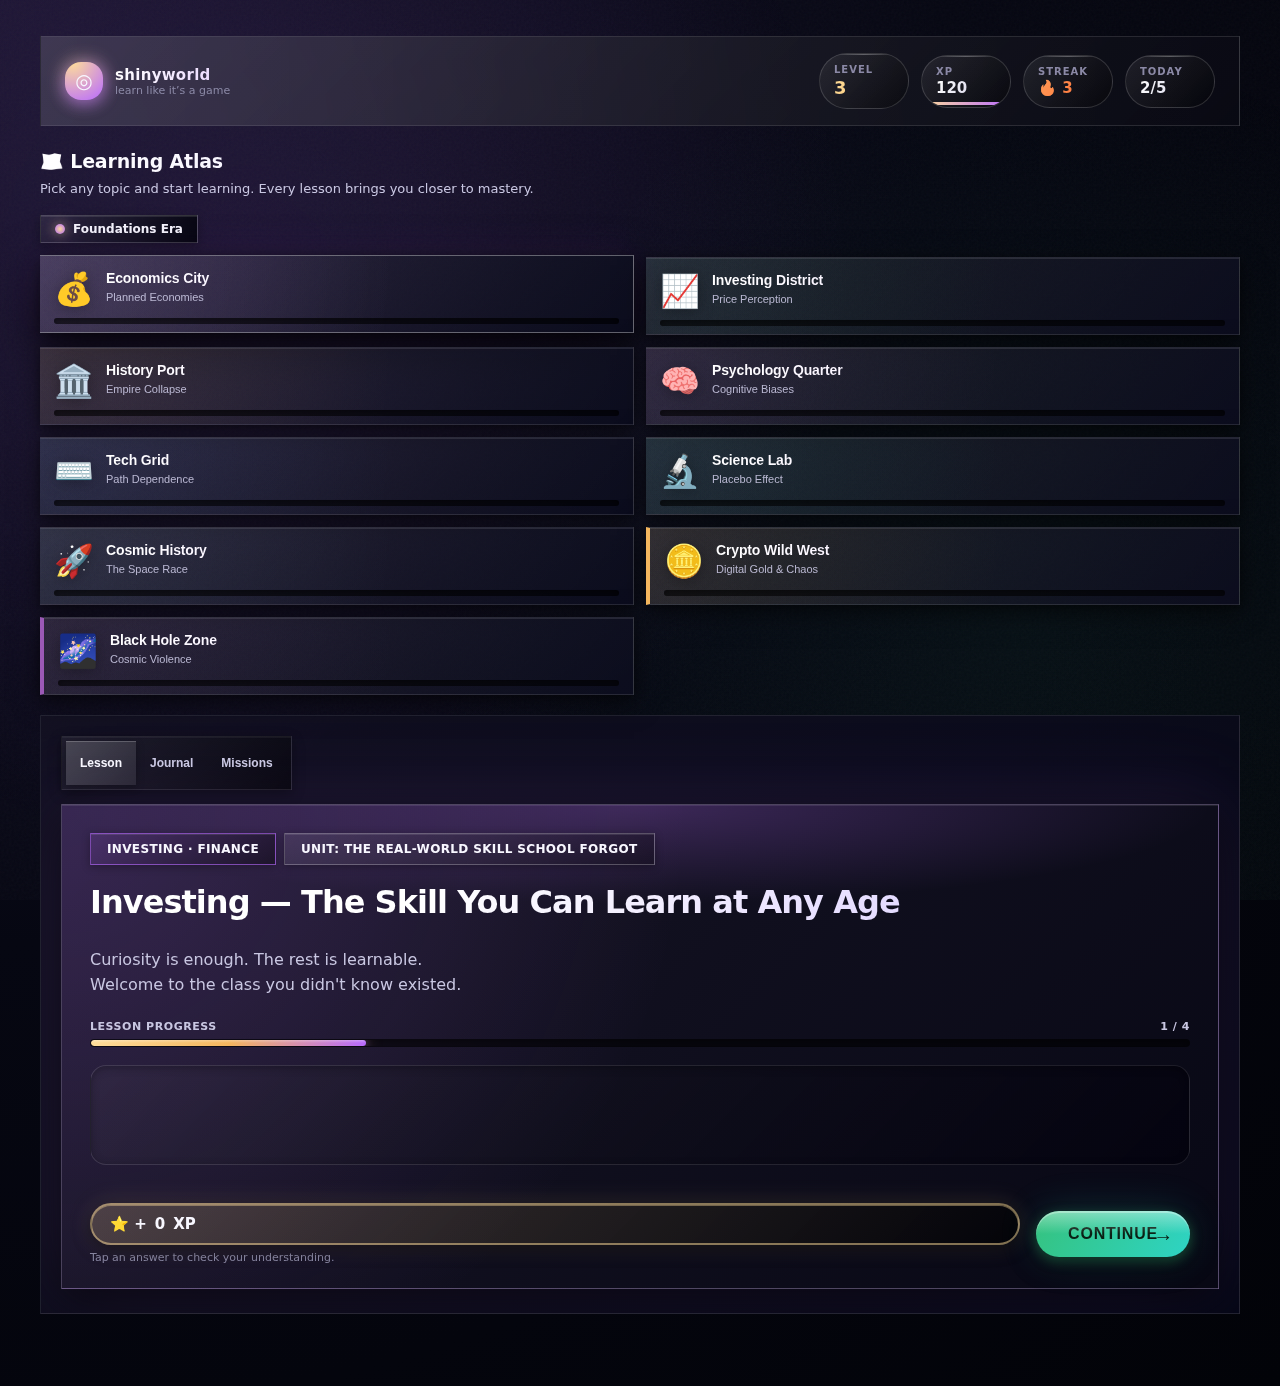
<file: index.html>
<!DOCTYPE html>
<html lang="en">
<head>
  <meta charset="UTF-8" />
  <title>Shiny World · Prototype</title>
  <meta name="viewport" content="width=device-width, initial-scale=1" />
  <link rel="stylesheet" href="style.css" />
</head>
<body>
  <div class="app">
    <!-- Top bar -->
    <header class="top-bar">
      <div class="brand">
        <div class="logo-mark">◎</div>
        <div class="logo-text">
          <span class="logo-main">shinyworld</span>
          <span class="logo-sub">learn like it’s a game</span>
        </div>
      </div>
      <div class="top-bar-metrics">
        <div class="metric metric--level">
          <span class="metric-label">Level</span>
          <span class="metric-value" id="levelValue">3</span>
        </div>
        <div class="metric metric--xp">
          <span class="metric-label">XP</span>
          <span class="metric-value" id="xpValue">120</span>
          <div class="xp-progress-mini">
            <div class="xp-progress-fill-mini" id="xpProgressMini"></div>
          </div>
        </div>
        <div class="metric metric--streak">
          <span class="metric-label">streak</span>
          <span class="metric-value">🔥 <span id="streakValue">3</span></span>
        </div>
        <div class="metric metric--today">
          <span class="metric-label">today</span>
          <span class="metric-value" id="todayGoal">2/5</span>
        </div>
      </div>
    </header>

    <!-- Main layout -->
    <main class="layout">
      <!-- Left: world / subjects -->
      <section class="world-panel">
        <div class="world-header">
          <h2>🗺️ Learning Atlas</h2>
          <p class="world-subtitle">
            Pick any topic and start learning. Every lesson brings you closer to mastery.
          </p>
        </div>

        <div class="world-map">
          <!-- Era ring -->
          <div class="era-pill">
            <span class="era-dot"></span>
            <span id="eraPillLabel">Foundations Era</span>
          </div>

          <!-- Subject “cities” -->
          <div class="world-grid">
            <button class="world-node world-node--economics is-active" data-subject="economics" onclick="console.log('ECONOMICS INLINE CLICK'); window.handleSubjectClickDirect && window.handleSubjectClickDirect(this);">
              <div class="node-icon">💰</div>
              <div class="node-content">
                <span class="node-title">Economics City</span>
                <span class="node-subtitle">Planned Economies</span>
              </div>
              <div class="node-progress">
                <div class="node-progress-bar" style="width: 45%;"></div>
              </div>
            </button>

            <button class="world-node world-node--investing" data-subject="investing" onclick="window.handleSubjectClickDirect && window.handleSubjectClickDirect(this);">
              <div class="node-icon">📈</div>
              <div class="node-content">
                <span class="node-title">Investing District</span>
                <span class="node-subtitle">Price Perception</span>
              </div>
              <div class="node-progress">
                <div class="node-progress-bar" style="width: 38%;"></div>
              </div>
            </button>

            <button class="world-node world-node--history" data-subject="history" onclick="window.handleSubjectClickDirect && window.handleSubjectClickDirect(this);">
              <div class="node-icon">🏛️</div>
              <div class="node-content">
                <span class="node-title">History Port</span>
                <span class="node-subtitle">Empire Collapse</span>
              </div>
              <div class="node-progress">
                <div class="node-progress-bar" style="width: 35%;"></div>
              </div>
            </button>

            <button class="world-node world-node--psych" data-subject="psych" onclick="window.handleSubjectClickDirect && window.handleSubjectClickDirect(this);">
              <div class="node-icon">🧠</div>
              <div class="node-content">
                <span class="node-title">Psychology Quarter</span>
                <span class="node-subtitle">Cognitive Biases</span>
              </div>
              <div class="node-progress">
                <div class="node-progress-bar" style="width: 42%;"></div>
              </div>
            </button>

            <button class="world-node world-node--maths" data-subject="maths" onclick="window.handleSubjectClickDirect && window.handleSubjectClickDirect(this);">
              <div class="node-icon">⌨️</div>
              <div class="node-content">
                <span class="node-title">Tech Grid</span>
                <span class="node-subtitle">Path Dependence</span>
              </div>
              <div class="node-progress">
                <div class="node-progress-bar" style="width: 28%;"></div>
              </div>
            </button>

            <button class="world-node world-node--science" data-subject="science" onclick="window.handleSubjectClickDirect && window.handleSubjectClickDirect(this);">
              <div class="node-icon">🔬</div>
              <div class="node-content">
                <span class="node-title">Science Lab</span>
                <span class="node-subtitle">Placebo Effect</span>
              </div>
              <div class="node-progress">
                <div class="node-progress-bar" style="width: 31%;"></div>
              </div>
            </button>

            <!-- NEW: Space + History subject -->
            <button class="world-node world-node--space" data-subject="space" onclick="window.handleSubjectClickDirect && window.handleSubjectClickDirect(this);">
              <div class="node-icon">🚀</div>
              <div class="node-content">
                <span class="node-title">Cosmic History</span>
                <span class="node-subtitle">The Space Race</span>
              </div>
              <div class="node-progress">
                <div class="node-progress-bar" style="width: 12%;"></div>
              </div>
            </button>

            <!-- NEW: Crypto - Digital Wild West -->
            <button class="world-node world-node--crypto" data-subject="crypto" onclick="window.handleSubjectClickDirect && window.handleSubjectClickDirect(this);">
              <div class="node-icon">🪙</div>
              <div class="node-content">
                <span class="node-title">Crypto Wild West</span>
                <span class="node-subtitle">Digital Gold & Chaos</span>
              </div>
              <div class="node-progress">
                <div class="node-progress-bar" style="width: 8%;"></div>
              </div>
            </button>

            <!-- NEW: Black Holes & Cosmic Violence -->
            <button class="world-node world-node--blackholes" data-subject="blackholes" onclick="window.handleSubjectClickDirect && window.handleSubjectClickDirect(this);">
              <div class="node-icon">🌌</div>
              <div class="node-content">
                <span class="node-title">Black Hole Zone</span>
                <span class="node-subtitle">Cosmic Violence</span>
              </div>
              <div class="node-progress">
                <div class="node-progress-bar" style="width: 15%;"></div>
              </div>
            </button>
          </div>
        </div>
      </section>

      <!-- Right: lesson / journal / missions -->
      <section class="lesson-panel">
        <div class="lesson-tabs">
          <button class="tab is-active" data-tab="lesson">Lesson</button>
          <button class="tab" data-tab="journal">Journal</button>
          <button class="tab" data-tab="missions">Missions</button>
        </div>

        <div class="lesson-card" id="lessonCard">
          <div class="lesson-chip-row">
            <span class="chip chip--subject" id="subjectChip">Economics · Markets</span>
            <span class="chip chip--unit" id="unitChip">Unit: Planned Economies</span>
          </div>

          <h1 class="lesson-title" id="lessonTitle">Planned Economies</h1>
          <p class="lesson-subtitle" id="lessonSubtitle">
            When the state takes the steering wheel of the market.
          </p>

          <div class="lesson-progress">
            <div class="lesson-progress-top">
              <span>Lesson progress</span>
              <span id="lessonProgressLabel">1 / 4</span>
            </div>
            <div class="lesson-progress-bar">
              <div class="lesson-progress-fill" id="lessonProgressFill" style="width: 25%;"></div>
            </div>
          </div>

          <!-- Content container -->
          <div class="lesson-body">
            <div id="lessonContent">
              <!-- Filled by JS -->
            </div>
          </div>

          <!-- Quiz area -->
          <div class="quiz-block" id="quizBlock">
            <!-- Filled by JS -->
          </div>

          <!-- Footer: XP etc -->
          <div class="lesson-footer">
            <div class="footer-left">
              <span class="xp-pill">⭐ +<span id="pendingXp">0</span> XP</span>
              <span class="hint-text" id="hintText">Tap an answer to check your understanding.</span>
            </div>
            <button class="next-btn" id="nextBtn" onclick="window.goNextDirect && window.goNextDirect(); console.log('INLINE ONCLICK FIRED!');">Continue</button>
          </div>
        </div>

        <!-- Journal placeholder -->
        <div class="journal-panel is-hidden" id="journalPanel">
          <h2>Your Atlas Page</h2>
          <p class="journal-text" id="journalText">
            This is where your stamps, diagrams, and one-line notes for this topic will live.
          </p>
        </div>

        <!-- Missions placeholder -->
        <div class="missions-panel is-hidden" id="missionsPanel">
          <h2>Simulation Mission</h2>
          <p class="journal-text" id="missionsText">
            Soon: you’ll be able to run a tiny simulation and watch your city change as you make decisions.
          </p>
        </div>
      </section>
    </main>
  </div>

  <!-- Celebration overlay -->
  <div class="celebration-overlay" id="celebrationOverlay">
    <div class="celebration-content">
      <div class="celebration-icon" id="celebrationIcon">🎉</div>
      <div class="celebration-text" id="celebrationText">Awesome!</div>
      <div class="celebration-xp" id="celebrationXpText">+8 XP</div>
    </div>
  </div>

  <!-- Achievement notification -->
  <div class="achievement-popup" id="achievementPopup">
    <div class="achievement-icon">🏆</div>
    <div class="achievement-content">
      <div class="achievement-title" id="achievementTitle">Achievement Unlocked!</div>
      <div class="achievement-desc" id="achievementDesc">Knowledge Seeker</div>
    </div>
  </div>

  <!-- Level up overlay -->
  <div class="level-up-overlay" id="levelUpOverlay">
    <div class="level-up-content">
      <div class="level-up-number" id="levelUpNumber">4</div>
      <div class="level-up-text">Level Up!</div>
      <button class="level-up-continue">Continue</button>
    </div>
  </div>

  <!-- Confetti canvas -->
  <canvas id="confettiCanvas" class="confetti-canvas"></canvas>

  <script src="app.js"></script>
</body>
</html>
</file>
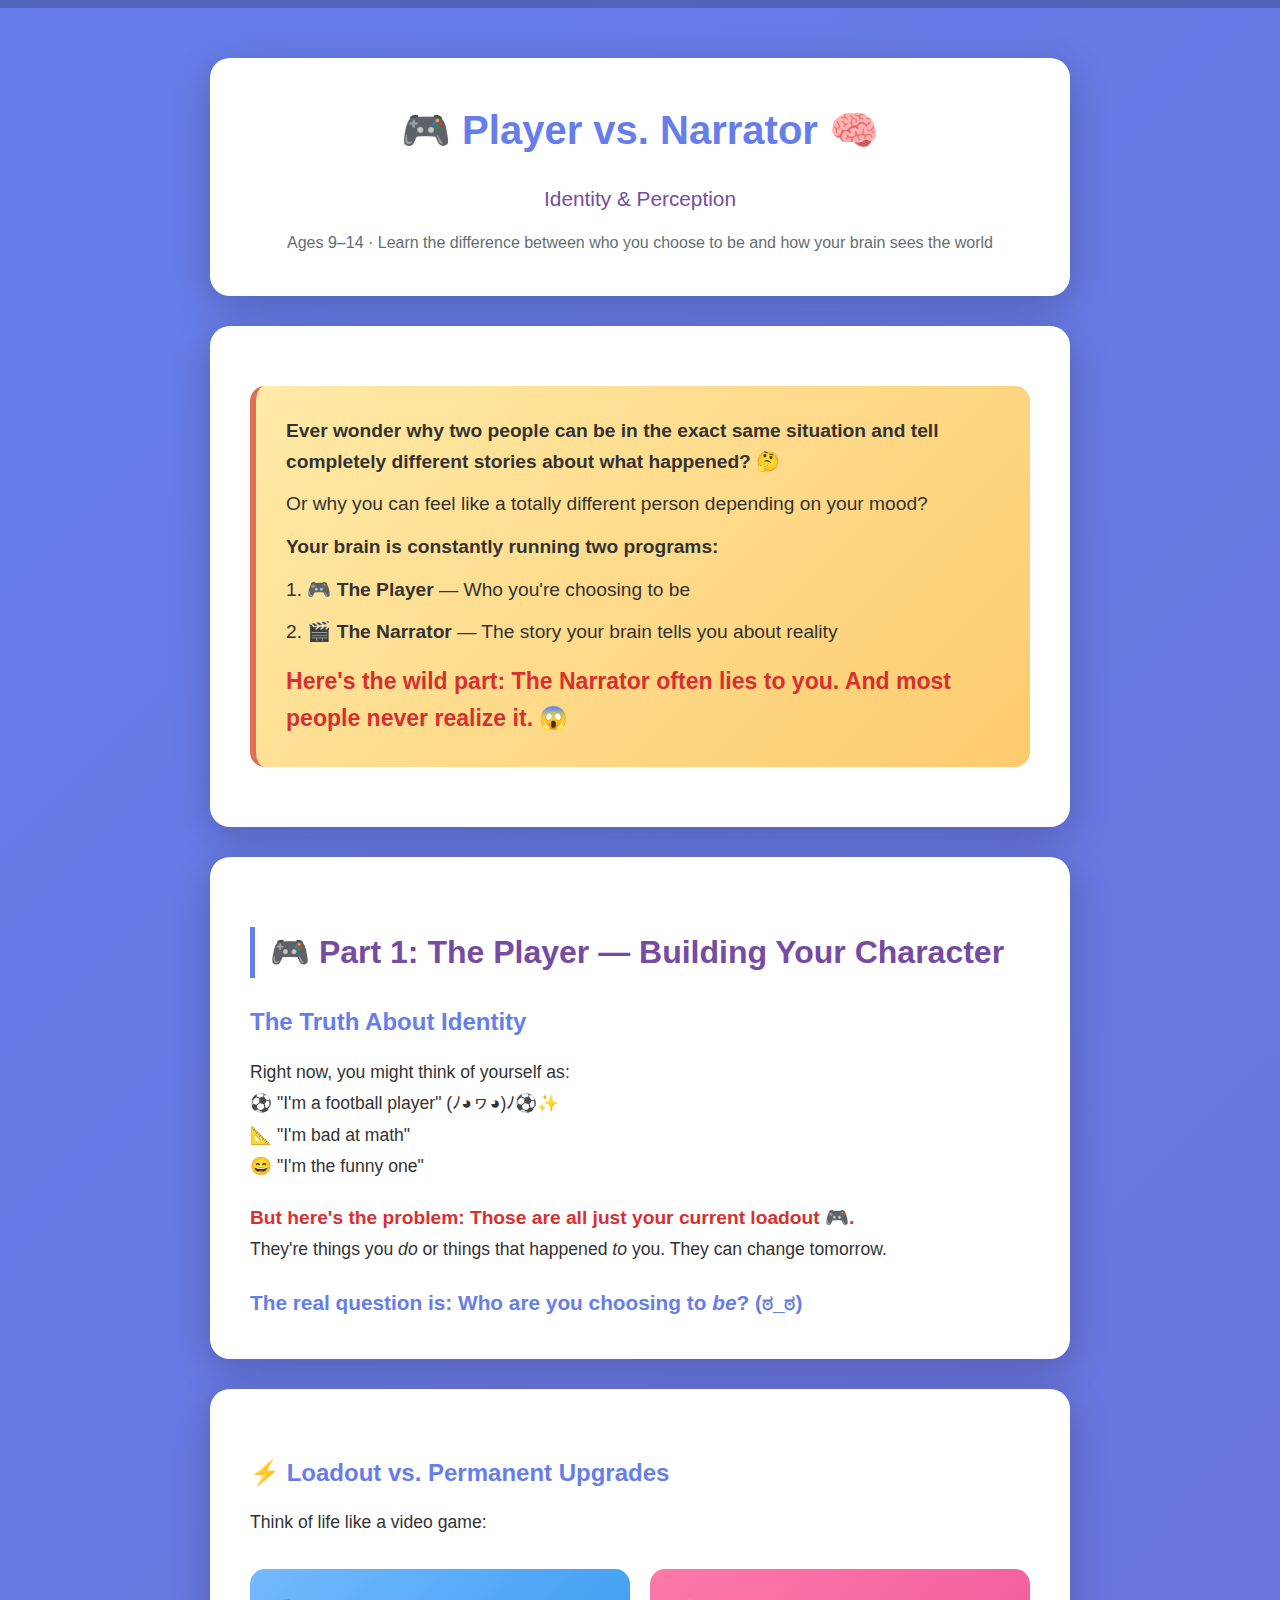
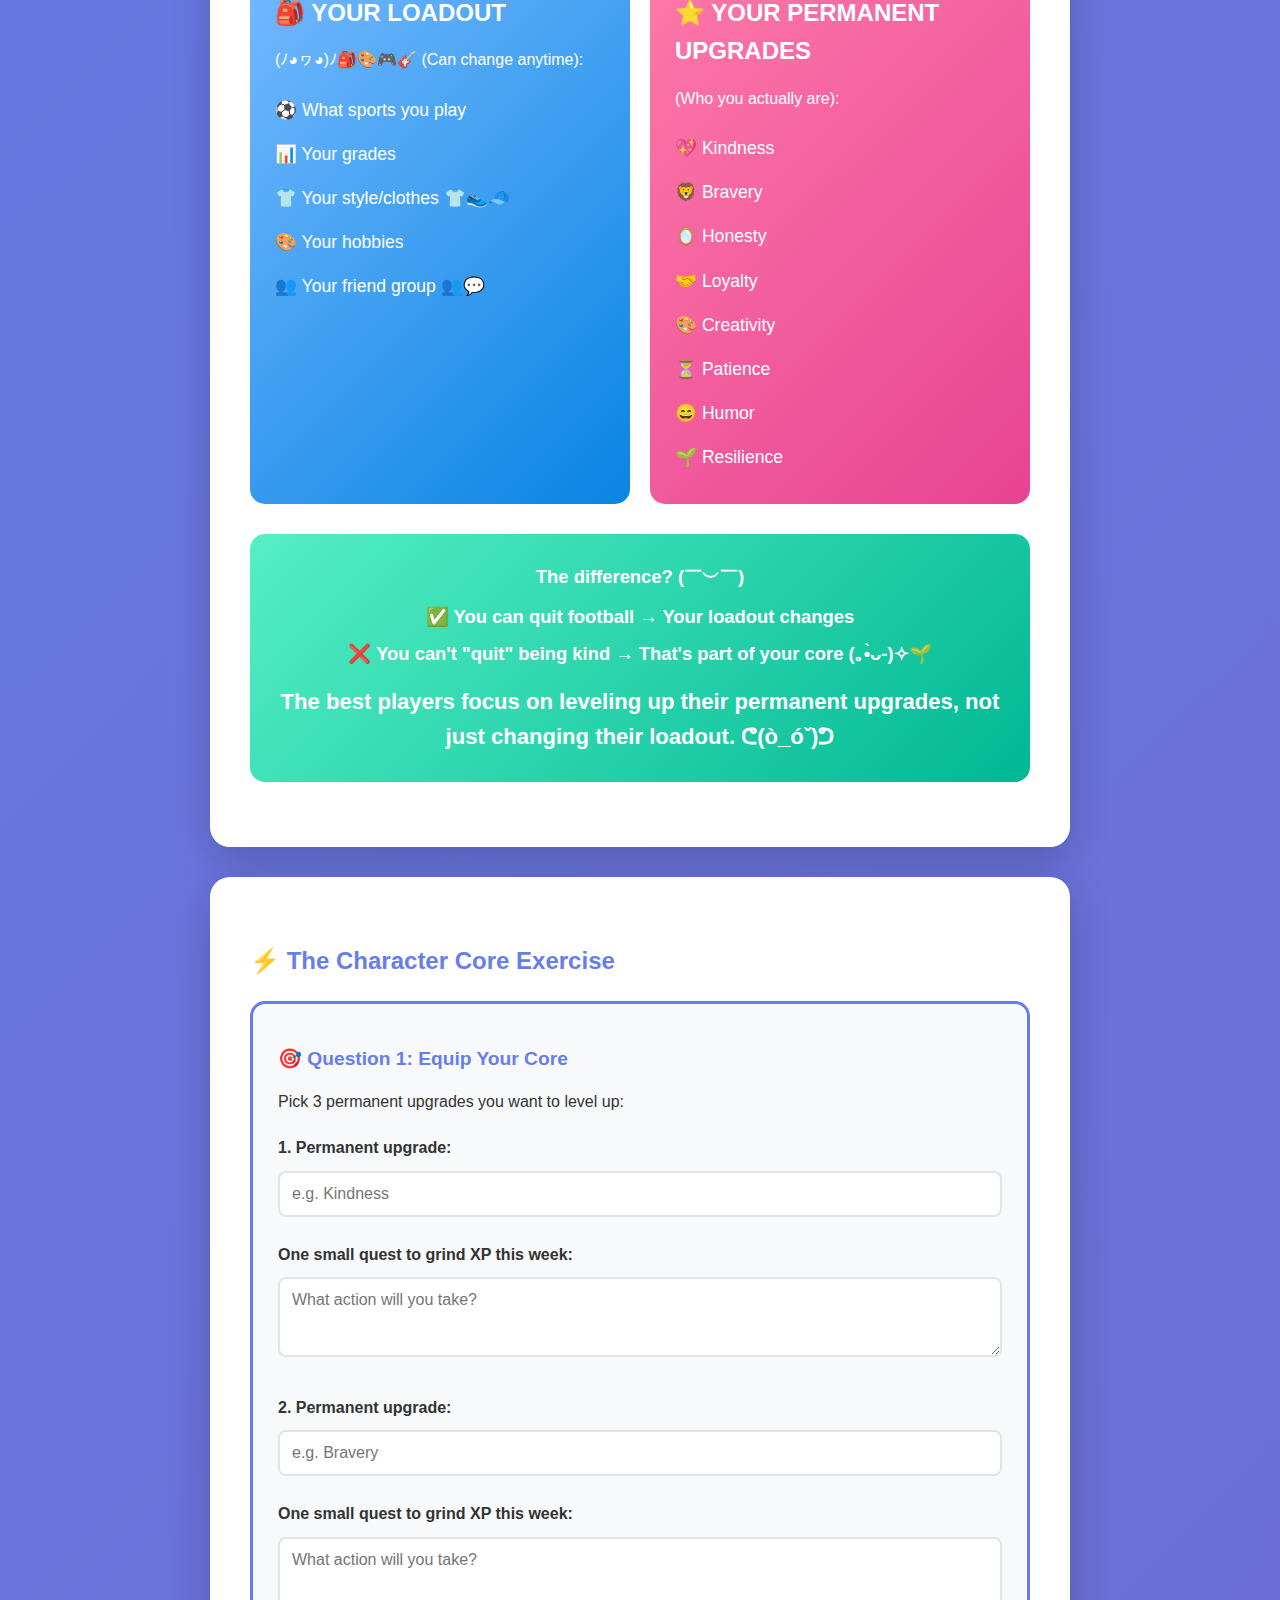
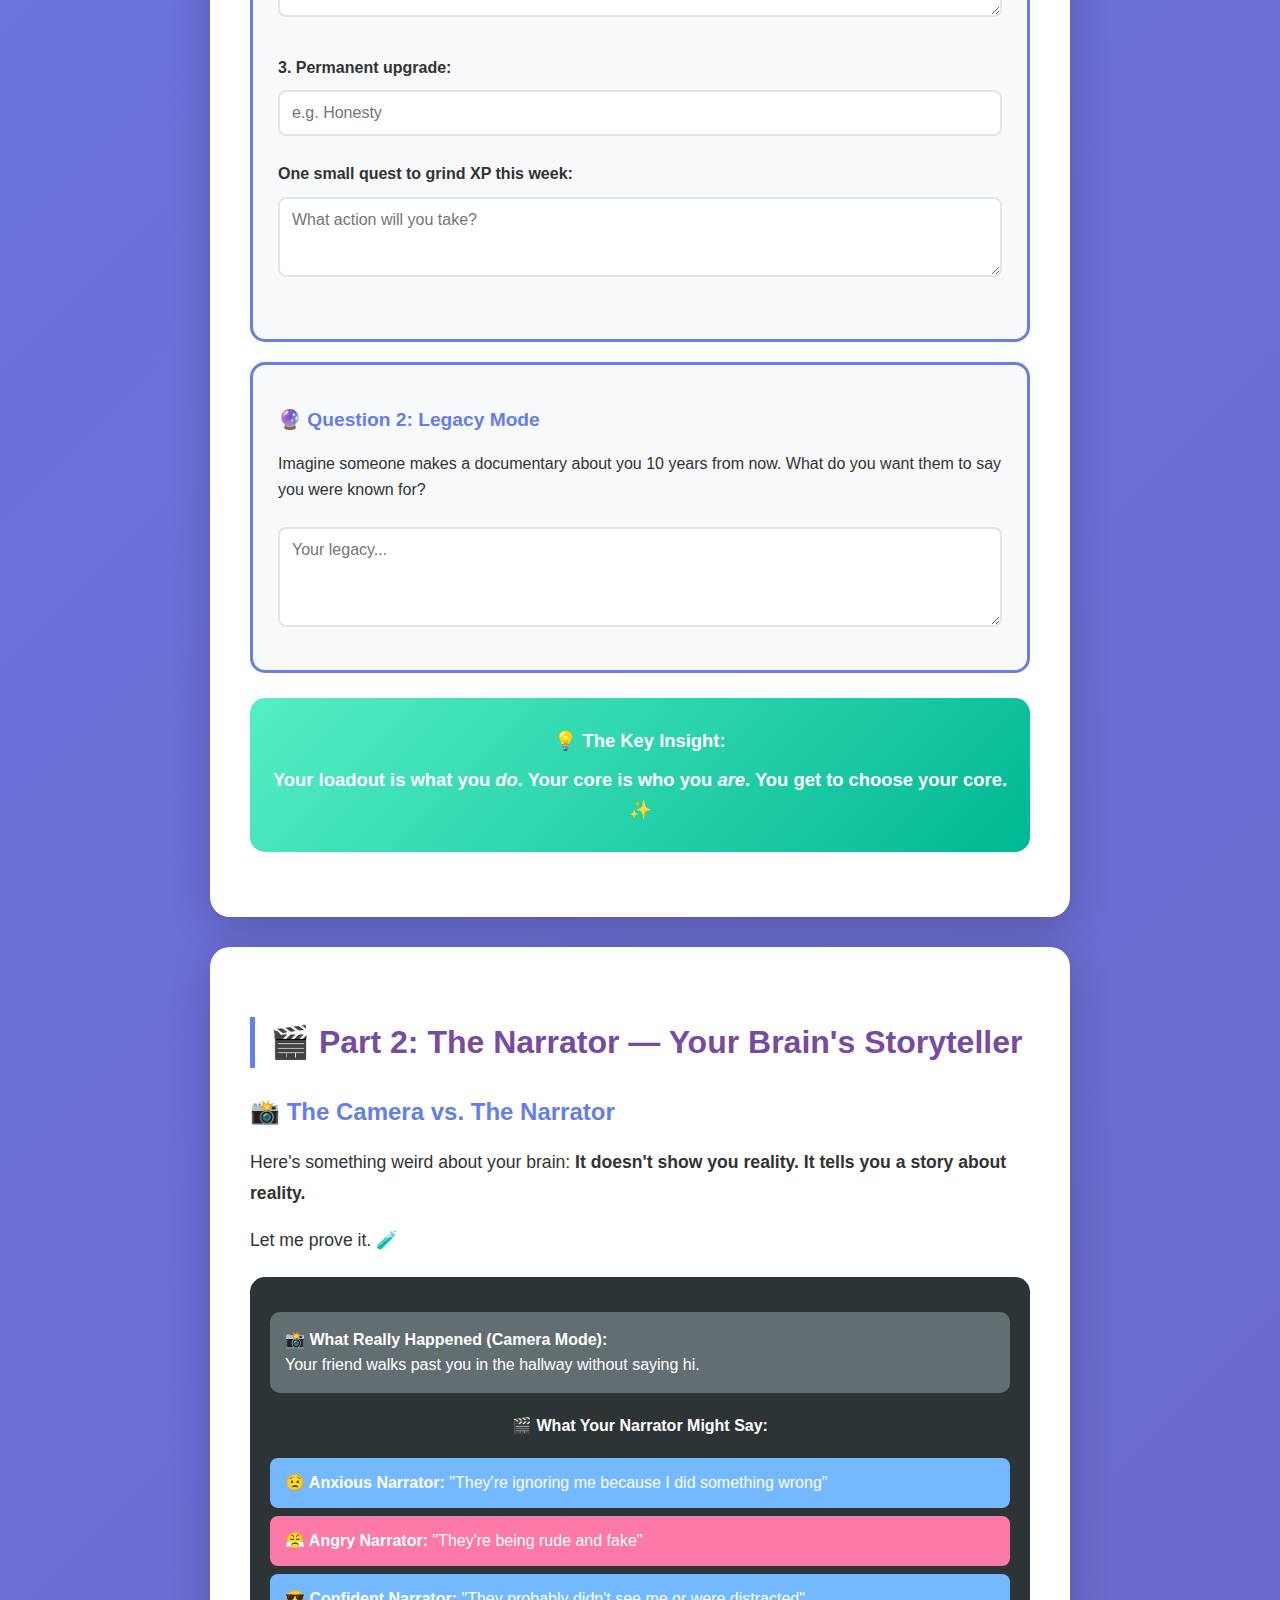
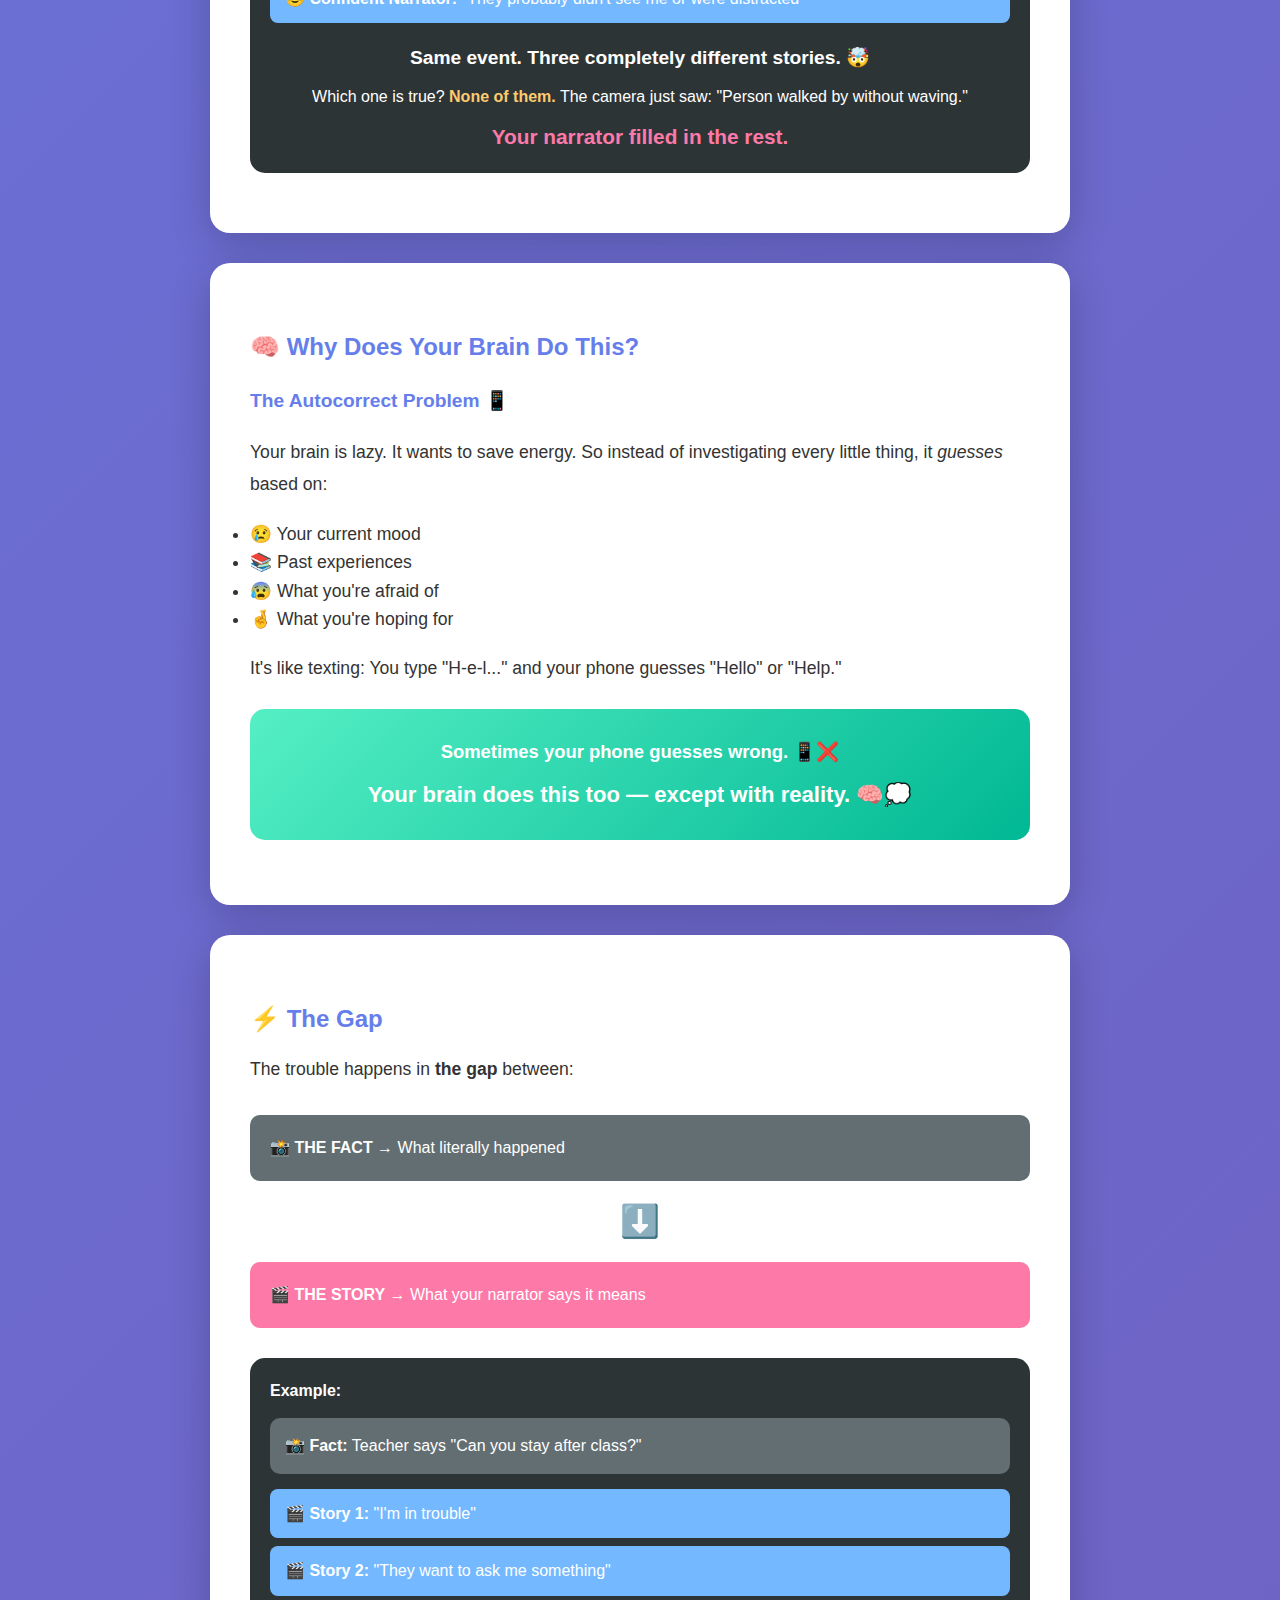
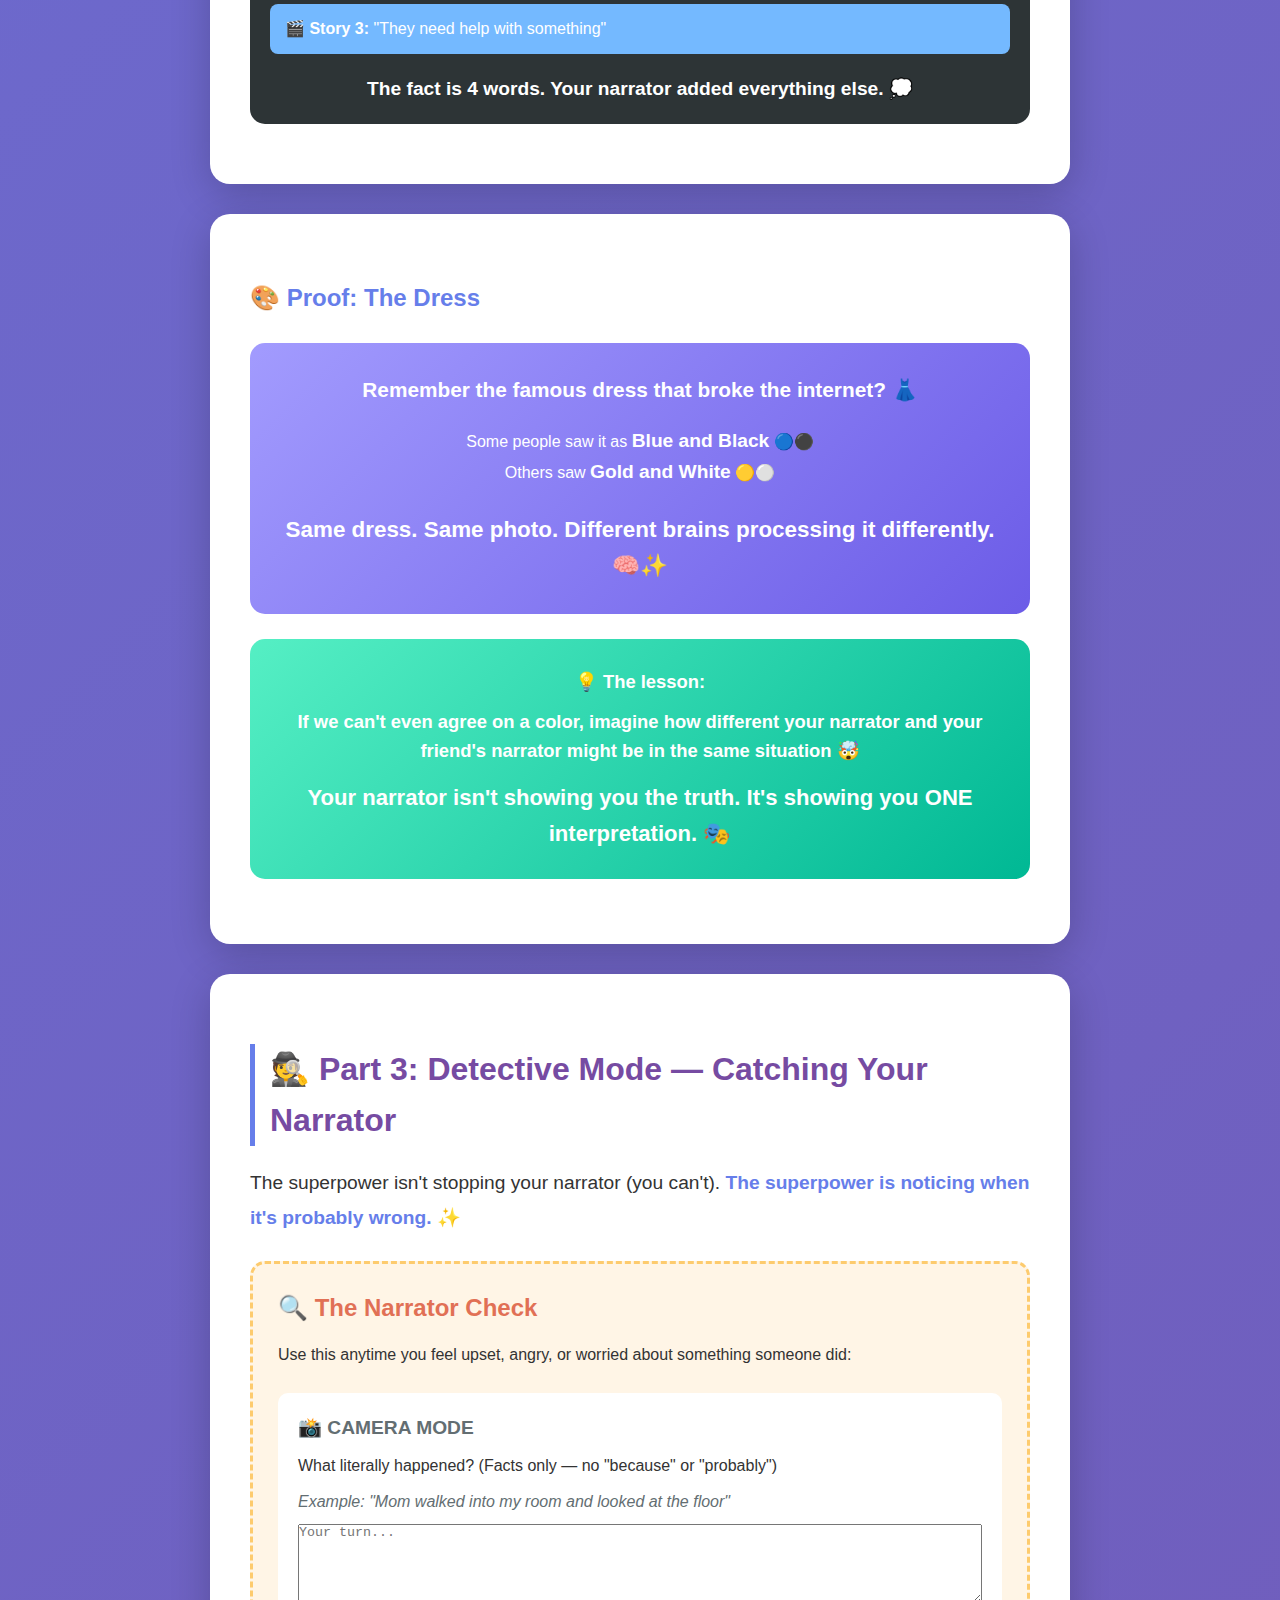
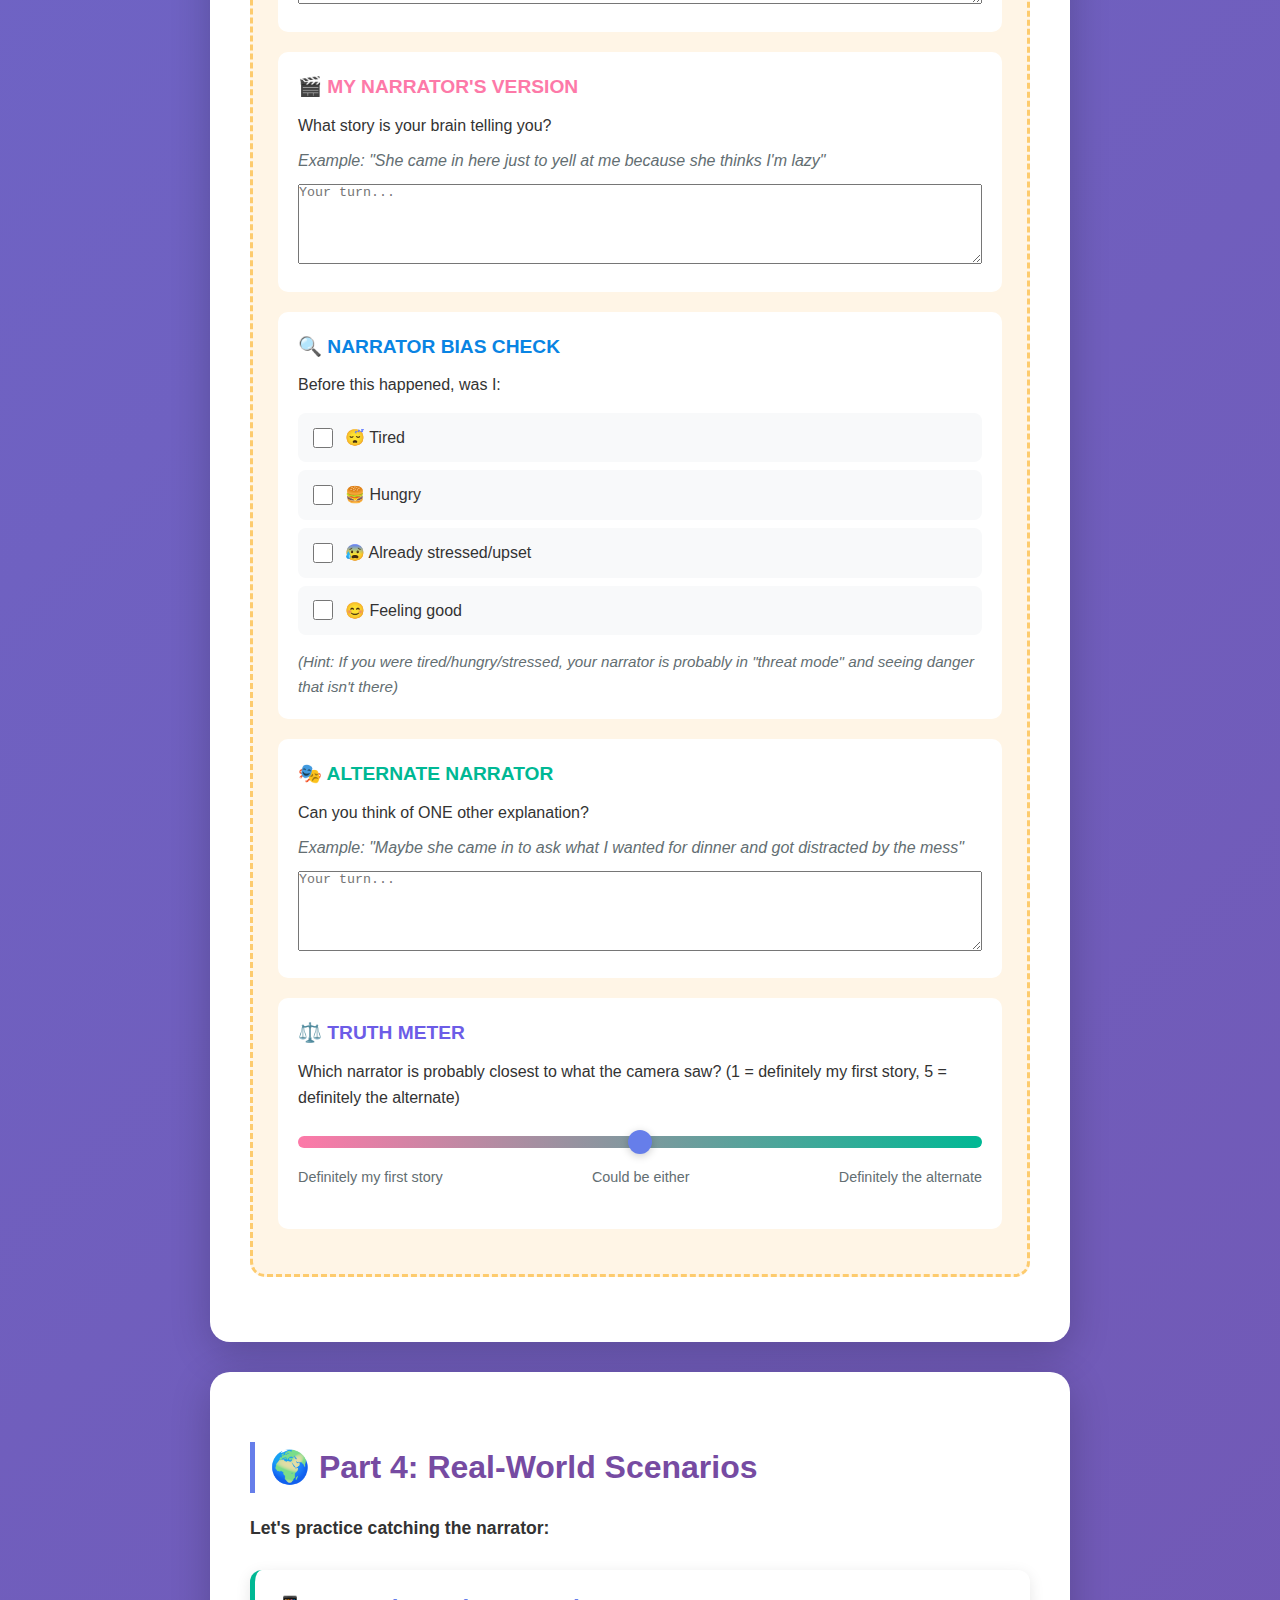
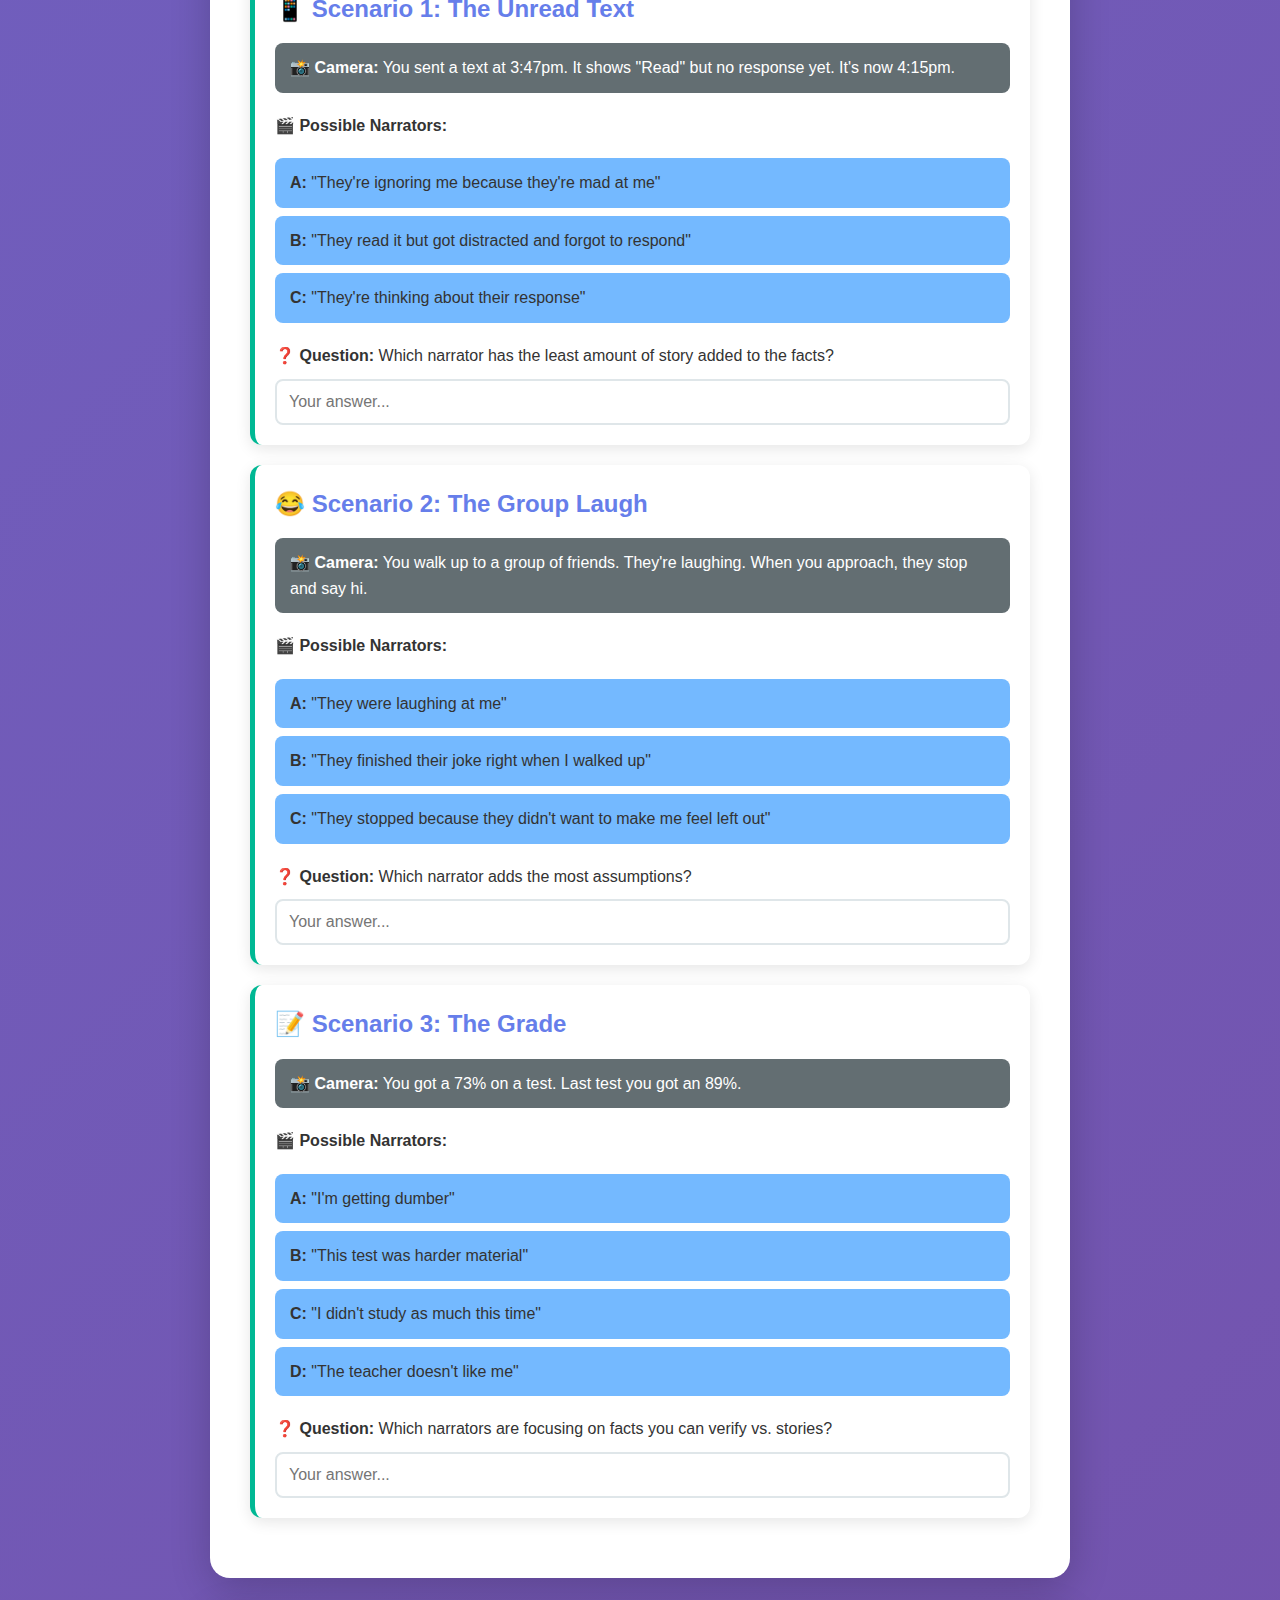
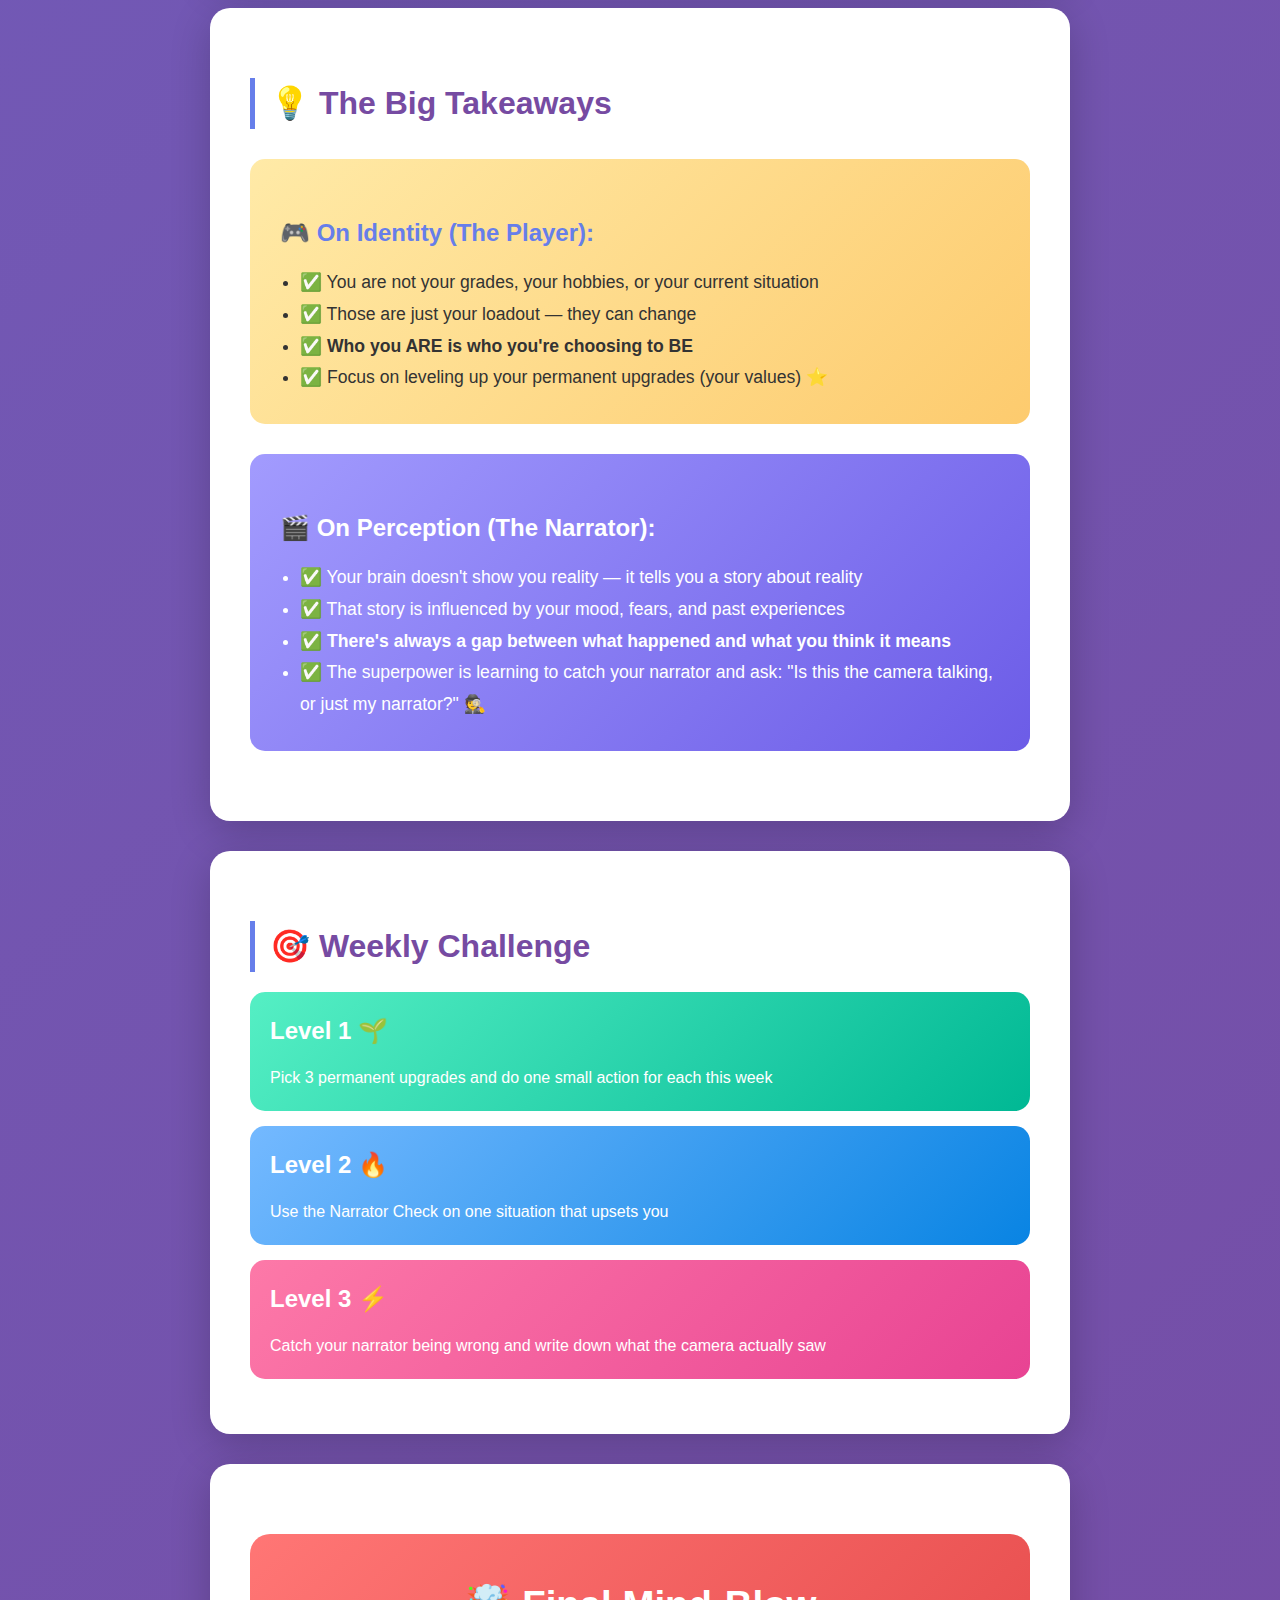
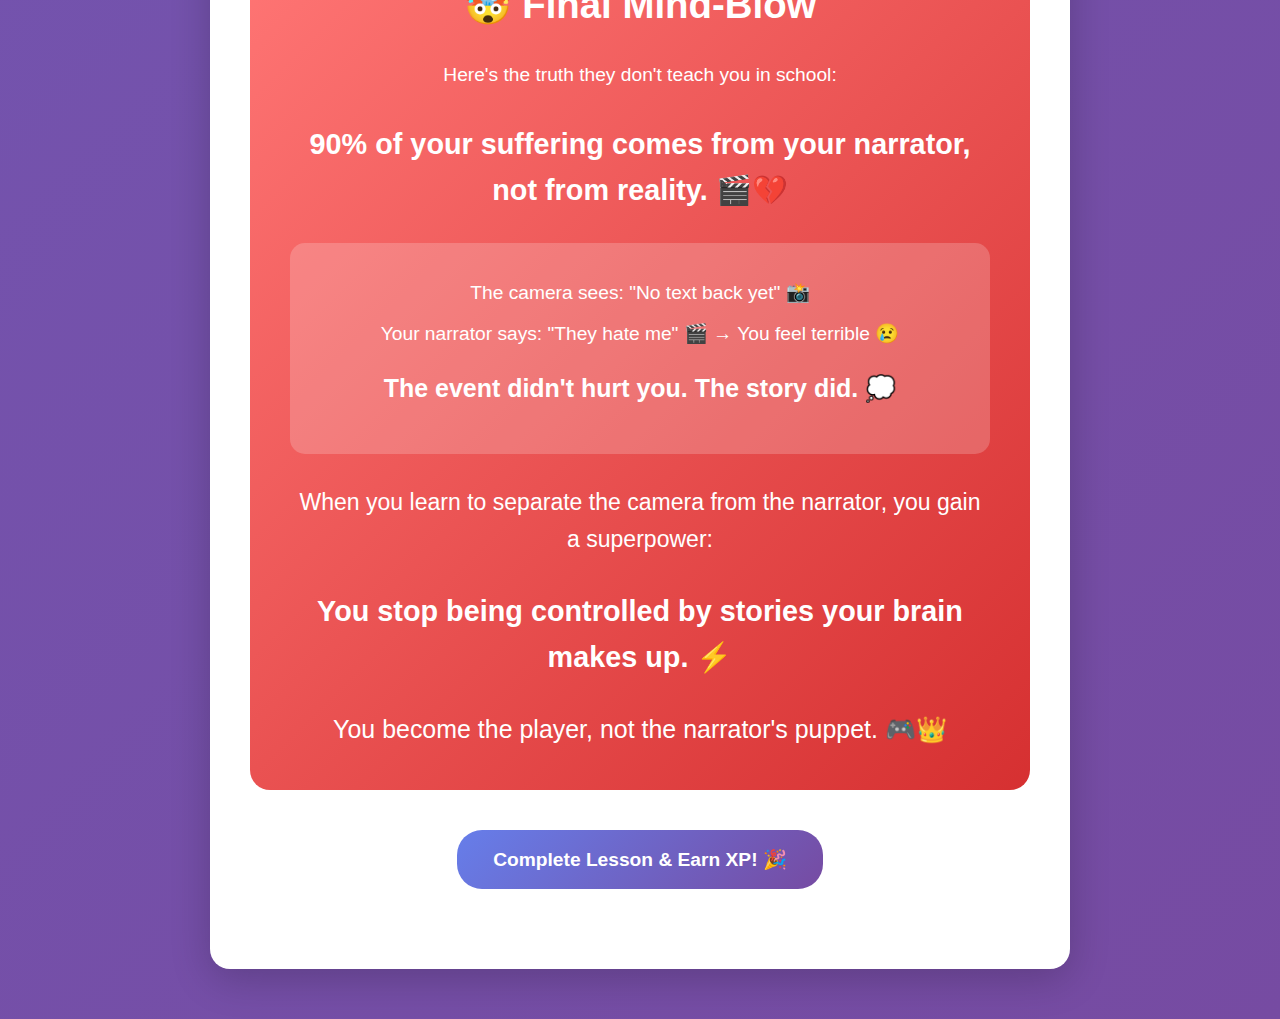
<file: lesson-player-vs-narrator.html>
<!DOCTYPE html>
<html lang="en">
<head>
  <meta charset="UTF-8">
  <meta name="viewport" content="width=device-width, initial-scale=1.0">
  <title>Player vs. Narrator - Yuno Lesson</title>
  <style>
    * {
      margin: 0;
      padding: 0;
      box-sizing: border-box;
    }

    html {
      scroll-behavior: smooth;
    }

    body {
      font-family: 'Segoe UI', Tahoma, Geneva, Verdana, sans-serif;
      background: linear-gradient(135deg, #667eea 0%, #764ba2 100%);
      color: #333;
      line-height: 1.6;
      font-size: 1em;
    }

    /* Progress bar - fixed at top */
    .progress-bar-wrap {
      position: fixed;
      top: 0;
      left: 0;
      right: 0;
      height: 8px;
      background: rgba(0, 0, 0, 0.2);
      z-index: 1000;
      transition: opacity 0.3s;
    }

    .progress-bar-fill {
      height: 100%;
      width: 0%;
      background: linear-gradient(90deg, #667eea 0%, #764ba2 50%, #fd79a8 100%);
      border-radius: 0 4px 4px 0;
      transition: width 0.15s ease-out;
    }

    .lesson-container {
      max-width: 900px;
      margin: 0 auto;
      padding: 20px;
      padding-top: 28px;
    }

    .slide {
      background: white;
      border-radius: 20px;
      padding: 40px;
      margin: 30px 0;
      box-shadow: 0 10px 40px rgba(0, 0, 0, 0.2);
      animation: slideIn 0.5s ease-out;
    }

    @keyframes slideIn {
      from {
        opacity: 0;
        transform: translateY(30px);
      }
      to {
        opacity: 1;
        transform: translateY(0);
      }
    }

    h1 {
      font-size: 2.5em;
      color: #667eea;
      text-align: center;
      margin-bottom: 20px;
    }

    h2 {
      font-size: 2em;
      color: #764ba2;
      margin: 30px 0 20px 0;
      border-left: 5px solid #667eea;
      padding-left: 15px;
    }

    h3 {
      font-size: 1.5em;
      color: #667eea;
      margin: 25px 0 15px 0;
    }

    h4 {
      font-size: 1.2em;
      color: #636e72;
      margin: 15px 0 10px 0;
    }

    .emoji-text {
      font-size: 1.1em;
      line-height: 1.8;
    }

    /* Introduction hook */
    .intro-hook {
      background: linear-gradient(135deg, #ffeaa7 0%, #fdcb6e 100%);
      padding: 30px;
      border-radius: 15px;
      font-size: 1.2em;
      margin: 20px 0;
      border-left: 6px solid #e17055;
    }

    .intro-hook p {
      margin-bottom: 12px;
    }

    .intro-hook p:last-child {
      margin-bottom: 0;
    }

    /* Split container - Loadout vs Upgrades */
    .split-container {
      display: grid;
      grid-template-columns: 1fr 1fr;
      gap: 20px;
      margin: 30px 0;
    }

    .loadout-box {
      background: linear-gradient(135deg, #74b9ff 0%, #0984e3 100%);
      padding: 25px;
      border-radius: 15px;
      color: white;
    }

    .upgrades-box {
      background: linear-gradient(135deg, #fd79a8 0%, #e84393 100%);
      padding: 25px;
      border-radius: 15px;
      color: white;
    }

    .loadout-box h3, .upgrades-box h3 {
      color: white;
      margin-top: 0;
    }

    .loadout-box ul, .upgrades-box ul {
      list-style: none;
      padding-left: 0;
    }

    .loadout-box li, .upgrades-box li {
      padding: 8px 0;
      font-size: 1.1em;
    }

    /* Key insight boxes */
    .key-insight {
      background: linear-gradient(135deg, #55efc4 0%, #00b894 100%);
      padding: 20px;
      border-radius: 15px;
      margin: 25px 0;
      font-weight: bold;
      font-size: 1.15em;
      color: white;
      text-align: center;
    }

    .key-insight p {
      margin: 8px 0;
    }

    /* Exercise boxes */
    .exercise-box {
      background: #f8f9fa;
      padding: 25px;
      border-radius: 15px;
      margin: 20px 0;
      border: 3px solid #667eea;
    }

    .exercise-box input[type="text"],
    .exercise-box textarea {
      width: 100%;
      padding: 12px;
      margin: 10px 0;
      border: 2px solid #dfe6e9;
      border-radius: 8px;
      font-size: 1em;
      font-family: inherit;
      min-height: 44px;
    }

    .exercise-box textarea {
      min-height: 80px;
      resize: vertical;
    }

    .exercise-box label {
      display: block;
      margin-top: 15px;
      font-weight: 500;
    }

    /* Narrator example - dark container */
    .narrator-example {
      background: #2d3436;
      color: white;
      padding: 20px;
      border-radius: 15px;
      margin: 20px 0;
    }

    .camera-mode {
      background: #636e72;
      padding: 15px;
      border-radius: 10px;
      margin: 15px 0;
    }

    .narrator-option {
      background: #74b9ff;
      padding: 12px 15px;
      border-radius: 8px;
      margin: 8px 0;
    }

    .narrator-option.narrator-pink {
      background: #fd79a8;
    }

    /* Proof box */
    .proof-box {
      background: linear-gradient(135deg, #a29bfe 0%, #6c5ce7 100%);
      padding: 30px;
      border-radius: 15px;
      color: white;
      margin: 25px 0;
      text-align: center;
    }

    /* Detective mode worksheet */
    .detective-mode {
      background: #fff5e6;
      padding: 25px;
      border-radius: 15px;
      margin: 25px 0;
      border: 3px dashed #fdcb6e;
    }

    .detective-section {
      background: white;
      padding: 20px;
      border-radius: 10px;
      margin: 20px 0;
    }

    .detective-section h4 {
      margin-top: 0;
    }

    /* Checkbox group */
    .checkbox-group {
      margin: 15px 0;
    }

    .checkbox-group label {
      display: flex;
      align-items: center;
      padding: 12px 15px;
      margin: 8px 0;
      background: #f8f9fa;
      border-radius: 8px;
      cursor: pointer;
      transition: all 0.3s;
      min-height: 44px;
    }

    .checkbox-group label:hover {
      background: #e9ecef;
      transform: translateX(5px);
    }

    .checkbox-group input[type="checkbox"] {
      margin-right: 12px;
      width: 20px;
      height: 20px;
      flex-shrink: 0;
      cursor: pointer;
    }

    /* Truth meter slider */
    .truth-meter {
      margin: 20px 0;
    }

    .truth-meter input[type="range"] {
      width: 100%;
      height: 12px;
      border-radius: 6px;
      background: linear-gradient(to right, #fd79a8, #00b894);
      outline: none;
      -webkit-appearance: none;
      appearance: none;
    }

    .truth-meter input[type="range"]::-webkit-slider-thumb {
      -webkit-appearance: none;
      appearance: none;
      width: 24px;
      height: 24px;
      border-radius: 50%;
      background: #667eea;
      cursor: pointer;
      box-shadow: 0 2px 8px rgba(0, 0, 0, 0.2);
    }

    .truth-meter-labels {
      display: flex;
      justify-content: space-between;
      margin-top: 10px;
      font-size: 0.9em;
      color: #636e72;
    }

    /* Scenario cards */
    .scenario-card {
      background: white;
      padding: 20px;
      border-radius: 12px;
      margin: 20px 0;
      border-left: 5px solid #00b894;
      box-shadow: 0 4px 15px rgba(0, 0, 0, 0.1);
    }

    .scenario-card .camera-mode {
      background: #636e72;
      color: white;
      padding: 12px 15px;
      border-radius: 8px;
      margin: 15px 0;
    }

    .scenario-card .narrator-option {
      margin: 8px 0;
    }

    .scenario-card input[type="text"] {
      width: 100%;
      padding: 12px;
      margin-top: 10px;
      border: 2px solid #dfe6e9;
      border-radius: 8px;
      font-size: 1em;
      min-height: 44px;
    }

    /* Takeaway boxes */
    .takeaway-box {
      background: linear-gradient(135deg, #ffeaa7 0%, #fdcb6e 100%);
      padding: 30px;
      border-radius: 15px;
      margin: 30px 0;
    }

    .takeaway-box.takeaway-purple {
      background: linear-gradient(135deg, #a29bfe 0%, #6c5ce7 100%);
      color: white;
    }

    .takeaway-box.takeaway-purple h3 {
      color: white;
    }

    .takeaway-box ul {
      font-size: 1.1em;
      line-height: 1.8;
      margin: 15px 0 0 20px;
    }

    /* Challenge cards */
    .challenge-card {
      background: linear-gradient(135deg, #55efc4 0%, #00b894 100%);
      color: white;
      padding: 20px;
      border-radius: 15px;
      margin: 15px 0;
    }

    .challenge-card.challenge-blue {
      background: linear-gradient(135deg, #74b9ff 0%, #0984e3 100%);
    }

    .challenge-card.challenge-pink {
      background: linear-gradient(135deg, #fd79a8 0%, #e84393 100%);
    }

    .challenge-card h3 {
      color: white;
      margin-top: 0;
    }

    /* Final mind-blow */
    .final-mindblow {
      background: linear-gradient(135deg, #ff7675 0%, #d63031 100%);
      color: white;
      padding: 40px;
      border-radius: 20px;
      text-align: center;
      font-size: 1.2em;
      margin: 30px 0;
    }

    .final-mindblow h2 {
      color: white;
      margin-top: 0;
      border: none;
      padding: 0;
    }

    .final-mindblow-inner {
      background: rgba(255, 255, 255, 0.2);
      padding: 25px;
      border-radius: 15px;
      margin: 30px 0;
    }

    /* Complete button */
    .complete-btn {
      background: linear-gradient(135deg, #667eea 0%, #764ba2 100%);
      color: white;
      padding: 18px 36px;
      border: none;
      border-radius: 25px;
      font-size: 1.2em;
      font-weight: bold;
      cursor: pointer;
      transition: all 0.3s;
      margin: 20px auto;
      display: block;
      min-height: 52px;
      min-width: 280px;
    }

    .complete-btn:hover {
      transform: translateY(-3px);
      box-shadow: 0 10px 25px rgba(0, 0, 0, 0.2);
    }

    .complete-btn:active {
      transform: translateY(-1px);
    }

    .complete-btn:focus {
      outline: 3px solid rgba(102, 126, 234, 0.5);
      outline-offset: 2px;
    }

    /* Mobile responsive */
    @media (max-width: 768px) {
      .split-container {
        grid-template-columns: 1fr;
      }

      .slide {
        padding: 20px;
      }

      h1 {
        font-size: 1.8em;
      }

      h2 {
        font-size: 1.5em;
      }

      h3 {
        font-size: 1.3em;
      }

      .lesson-container {
        padding: 15px;
        padding-top: 24px;
      }
    }
  </style>
</head>
<body>
  <!-- Progress bar -->
  <div class="progress-bar-wrap" role="progressbar" aria-label="Lesson progress">
    <div class="progress-bar-fill" id="progressBar"></div>
  </div>

  <div class="lesson-container">
    <!-- 1. Title slide -->
    <div class="slide">
      <h1>🎮 Player vs. Narrator 🧠</h1>
      <p style="text-align: center; font-size: 1.3em; color: #764ba2;">Identity & Perception</p>
      <p style="text-align: center; margin-top: 15px; color: #636e72;">Ages 9–14 · Learn the difference between who you choose to be and how your brain sees the world</p>
    </div>

    <!-- 2. Introduction hook -->
    <div class="slide">
      <div class="intro-hook">
        <p><strong>Ever wonder why two people can be in the exact same situation and tell completely different stories about what happened? 🤔</strong></p>
        <p>Or why you can feel like a totally different person depending on your mood?</p>
        <p><strong>Your brain is constantly running two programs:</strong></p>
        <p>1. 🎮 <strong>The Player</strong> — Who you're choosing to be</p>
        <p>2. 🎬 <strong>The Narrator</strong> — The story your brain tells you about reality</p>
        <p style="margin-top: 15px; font-size: 1.2em; color: #d63031;"><strong>Here's the wild part: The Narrator often lies to you. And most people never realize it. 😱</strong></p>
      </div>
    </div>

    <!-- 3. Part 1: The Player -->
    <div class="slide">
      <h2>🎮 Part 1: The Player — Building Your Character</h2>

      <h3>The Truth About Identity</h3>
      <p class="emoji-text">Right now, you might think of yourself as:</p>
      <p class="emoji-text">⚽ "I'm a football player" (ﾉ◕ヮ◕)ﾉ⚽✨</p>
      <p class="emoji-text">📐 "I'm bad at math"</p>
      <p class="emoji-text">😄 "I'm the funny one"</p>

      <p style="margin-top: 20px; font-size: 1.2em; color: #d63031;"><strong>But here's the problem: Those are all just your current loadout 🎮.</strong></p>
      <p class="emoji-text">They're things you <em>do</em> or things that happened <em>to</em> you. They can change tomorrow.</p>

      <p style="margin-top: 20px; font-size: 1.3em; font-weight: bold; color: #667eea;">The real question is: Who are you choosing to <em>be</em>? (ಠ_ಠ)</p>
    </div>

    <!-- 4. Loadout vs Permanent Upgrades -->
    <div class="slide">
      <h3>⚡ Loadout vs. Permanent Upgrades</h3>
      <p class="emoji-text" style="margin-bottom: 20px;">Think of life like a video game:</p>

      <div class="split-container">
        <div class="loadout-box">
          <h3>🎒 YOUR LOADOUT</h3>
          <p style="margin-bottom: 15px;">(ﾉ◕ヮ◕)ﾉ🎒🎨🎮🎸 (Can change anytime):</p>
          <ul>
            <li>⚽ What sports you play</li>
            <li>📊 Your grades</li>
            <li>👕 Your style/clothes 👕👟🧢</li>
            <li>🎨 Your hobbies</li>
            <li>👥 Your friend group 👥💬</li>
          </ul>
        </div>

        <div class="upgrades-box">
          <h3>⭐ YOUR PERMANENT UPGRADES</h3>
          <p style="margin-bottom: 15px;">(Who you actually are):</p>
          <ul>
            <li>💖 Kindness</li>
            <li>🦁 Bravery</li>
            <li>🪞 Honesty</li>
            <li>🤝 Loyalty</li>
            <li>🎨 Creativity</li>
            <li>⏳ Patience</li>
            <li>😄 Humor</li>
            <li>🌱 Resilience</li>
          </ul>
        </div>
      </div>

      <div class="key-insight">
        <p><strong>The difference? (￣︶￣)</strong></p>
        <p style="margin-top: 10px;">✅ You can quit football → Your loadout changes</p>
        <p>❌ You can't "quit" being kind → That's part of your core (｡•̀ᴗ-)✧🌱</p>
        <p style="margin-top: 15px; font-size: 1.2em;">The best players focus on leveling up their permanent upgrades, not just changing their loadout. ᕦ(ò_óˇ)ᕤ</p>
      </div>
    </div>

    <!-- 5. Character Core Exercise -->
    <div class="slide">
      <h3>⚡ The Character Core Exercise</h3>

      <div class="exercise-box">
        <h4 style="color: #667eea; margin-bottom: 15px;">🎯 Question 1: Equip Your Core</h4>
        <p style="margin-bottom: 20px;">Pick 3 permanent upgrades you want to level up:</p>

        <div style="margin: 20px 0;">
          <label for="upgrade1"><strong>1. Permanent upgrade:</strong></label>
          <input type="text" id="upgrade1" placeholder="e.g. Kindness" aria-label="First permanent upgrade">
          <label for="quest1"><strong>One small quest to grind XP this week:</strong></label>
          <textarea id="quest1" placeholder="What action will you take?" aria-label="First quest"></textarea>
        </div>

        <div style="margin: 20px 0;">
          <label for="upgrade2"><strong>2. Permanent upgrade:</strong></label>
          <input type="text" id="upgrade2" placeholder="e.g. Bravery" aria-label="Second permanent upgrade">
          <label for="quest2"><strong>One small quest to grind XP this week:</strong></label>
          <textarea id="quest2" placeholder="What action will you take?" aria-label="Second quest"></textarea>
        </div>

        <div style="margin: 20px 0;">
          <label for="upgrade3"><strong>3. Permanent upgrade:</strong></label>
          <input type="text" id="upgrade3" placeholder="e.g. Honesty" aria-label="Third permanent upgrade">
          <label for="quest3"><strong>One small quest to grind XP this week:</strong></label>
          <textarea id="quest3" placeholder="What action will you take?" aria-label="Third quest"></textarea>
        </div>
      </div>

      <div class="exercise-box">
        <h4 style="color: #667eea; margin-bottom: 15px;">🔮 Question 2: Legacy Mode</h4>
        <p style="margin-bottom: 15px;">Imagine someone makes a documentary about you 10 years from now. What do you want them to say you were known for?</p>
        <textarea id="legacy" placeholder="Your legacy..." style="min-height: 100px;" aria-label="Your legacy in 10 years"></textarea>
      </div>

      <div class="key-insight">
        <p><strong>💡 The Key Insight:</strong></p>
        <p style="margin-top: 10px;">Your loadout is what you <em>do</em>. Your core is who you <em>are</em>. You get to choose your core. ✨</p>
      </div>
    </div>

    <!-- 6. Part 2: The Narrator -->
    <div class="slide">
      <h2>🎬 Part 2: The Narrator — Your Brain's Storyteller</h2>

      <h3>📸 The Camera vs. The Narrator</h3>
      <p class="emoji-text">Here's something weird about your brain: <strong>It doesn't show you reality. It tells you a story about reality.</strong></p>
      <p class="emoji-text" style="margin-top: 15px;">Let me prove it. 🧪</p>

      <div class="narrator-example">
        <div class="camera-mode">
          <strong>📸 What Really Happened (Camera Mode):</strong>
          <p>Your friend walks past you in the hallway without saying hi.</p>
        </div>

        <p style="margin: 20px 0; text-align: center;"><strong>🎬 What Your Narrator Might Say:</strong></p>

        <div class="narrator-option">
          <strong>😟 Anxious Narrator:</strong> "They're ignoring me because I did something wrong"
        </div>

        <div class="narrator-option narrator-pink">
          <strong>😤 Angry Narrator:</strong> "They're being rude and fake"
        </div>

        <div class="narrator-option">
          <strong>😎 Confident Narrator:</strong> "They probably didn't see me or were distracted"
        </div>

        <p style="margin-top: 20px; text-align: center; font-size: 1.2em;"><strong>Same event. Three completely different stories. 🤯</strong></p>
        <p style="text-align: center; margin-top: 10px;">Which one is true? <strong style="color: #fdcb6e;">None of them.</strong> The camera just saw: "Person walked by without waving."</p>
        <p style="text-align: center; margin-top: 10px; font-size: 1.3em; color: #fd79a8;"><strong>Your narrator filled in the rest.</strong></p>
      </div>
    </div>

    <!-- 7. Why does the brain do this -->
    <div class="slide">
      <h3>🧠 Why Does Your Brain Do This?</h3>

      <h4 style="color: #667eea; margin: 20px 0;">The Autocorrect Problem 📱</h4>
      <p class="emoji-text">Your brain is lazy. It wants to save energy. So instead of investigating every little thing, it <em>guesses</em> based on:</p>
      <ul style="margin: 20px 0; font-size: 1.1em;">
        <li>😢 Your current mood</li>
        <li>📚 Past experiences</li>
        <li>😰 What you're afraid of</li>
        <li>🤞 What you're hoping for</li>
      </ul>

      <p class="emoji-text">It's like texting: You type "H-e-l..." and your phone guesses "Hello" or "Help."</p>

      <div class="key-insight" style="margin-top: 25px;">
        <p><strong>Sometimes your phone guesses wrong. 📱❌</strong></p>
        <p style="margin-top: 10px; font-size: 1.2em;"><strong>Your brain does this too — except with reality. 🧠💭</strong></p>
      </div>
    </div>

    <!-- 8. The Gap -->
    <div class="slide">
      <h3>⚡ The Gap</h3>
      <p class="emoji-text">The trouble happens in <strong>the gap</strong> between:</p>

      <div style="margin: 30px 0;">
        <div style="background: #636e72; color: white; padding: 20px; border-radius: 10px; margin: 15px 0;">
          <strong>📸 THE FACT</strong> → What literally happened
        </div>

        <div style="text-align: center; font-size: 2em; margin: 15px 0;">⬇️</div>

        <div style="background: #fd79a8; color: white; padding: 20px; border-radius: 10px; margin: 15px 0;">
          <strong>🎬 THE STORY</strong> → What your narrator says it means
        </div>
      </div>

      <div class="narrator-example">
        <p><strong>Example:</strong></p>
        <div class="camera-mode" style="margin: 15px 0;">
          <strong>📸 Fact:</strong> Teacher says "Can you stay after class?"
        </div>
        <div class="narrator-option">
          <strong>🎬 Story 1:</strong> "I'm in trouble"
        </div>
        <div class="narrator-option">
          <strong>🎬 Story 2:</strong> "They want to ask me something"
        </div>
        <div class="narrator-option">
          <strong>🎬 Story 3:</strong> "They need help with something"
        </div>
        <p style="margin-top: 20px; text-align: center; font-size: 1.2em;"><strong>The fact is 4 words. Your narrator added everything else. 💭</strong></p>
      </div>
    </div>

    <!-- 9. The Dress proof -->
    <div class="slide">
      <h3>🎨 Proof: The Dress</h3>

      <div class="proof-box">
        <p style="font-size: 1.3em; margin-bottom: 20px;"><strong>Remember the famous dress that broke the internet? 👗</strong></p>
        <p>Some people saw it as <strong style="font-size: 1.2em;">Blue and Black</strong> 🔵⚫</p>
        <p>Others saw <strong style="font-size: 1.2em;">Gold and White</strong> 🟡⚪</p>
        <p style="margin-top: 25px; font-size: 1.4em;"><strong>Same dress. Same photo. Different brains processing it differently. 🧠✨</strong></p>
      </div>

      <div class="key-insight">
        <p><strong>💡 The lesson:</strong></p>
        <p style="margin-top: 10px;">If we can't even agree on a color, imagine how different your narrator and your friend's narrator might be in the same situation 🤯</p>
        <p style="margin-top: 15px; font-size: 1.2em;"><strong>Your narrator isn't showing you the truth. It's showing you ONE interpretation. 🎭</strong></p>
      </div>
    </div>

    <!-- 10. Detective Mode -->
    <div class="slide">
      <h2>🕵️ Part 3: Detective Mode — Catching Your Narrator</h2>

      <p class="emoji-text" style="font-size: 1.2em;">The superpower isn't stopping your narrator (you can't). <strong style="color: #667eea;">The superpower is noticing when it's probably wrong.</strong> ✨</p>

      <div class="detective-mode">
        <h3 style="color: #e17055; margin-top: 0;">🔍 The Narrator Check</h3>
        <p style="margin-bottom: 25px;">Use this anytime you feel upset, angry, or worried about something someone did:</p>

        <div class="detective-section">
          <h4 style="color: #636e72;">📸 CAMERA MODE</h4>
          <p>What literally happened? (Facts only — no "because" or "probably")</p>
          <p style="margin: 10px 0; font-style: italic; color: #636e72;">Example: "Mom walked into my room and looked at the floor"</p>
          <textarea id="cameraMode" placeholder="Your turn..." style="min-height: 80px; width: 100%;" aria-label="Camera mode - facts only"></textarea>
        </div>

        <div class="detective-section">
          <h4 style="color: #fd79a8;">🎬 MY NARRATOR'S VERSION</h4>
          <p>What story is your brain telling you?</p>
          <p style="margin: 10px 0; font-style: italic; color: #636e72;">Example: "She came in here just to yell at me because she thinks I'm lazy"</p>
          <textarea id="narratorVersion" placeholder="Your turn..." style="min-height: 80px; width: 100%;" aria-label="Your narrator's version"></textarea>
        </div>

        <div class="detective-section">
          <h4 style="color: #0984e3;">🔍 NARRATOR BIAS CHECK</h4>
          <p style="margin-bottom: 15px;">Before this happened, was I:</p>
          <div class="checkbox-group">
            <label><input type="checkbox" id="tired" aria-label="Tired"> 😴 Tired</label>
            <label><input type="checkbox" id="hungry" aria-label="Hungry"> 🍔 Hungry</label>
            <label><input type="checkbox" id="stressed" aria-label="Stressed"> 😰 Already stressed/upset</label>
            <label><input type="checkbox" id="good" aria-label="Feeling good"> 😊 Feeling good</label>
          </div>
          <p style="margin-top: 15px; font-style: italic; color: #636e72; font-size: 0.95em;">(Hint: If you were tired/hungry/stressed, your narrator is probably in "threat mode" and seeing danger that isn't there)</p>
        </div>

        <div class="detective-section">
          <h4 style="color: #00b894;">🎭 ALTERNATE NARRATOR</h4>
          <p>Can you think of ONE other explanation?</p>
          <p style="margin: 10px 0; font-style: italic; color: #636e72;">Example: "Maybe she came in to ask what I wanted for dinner and got distracted by the mess"</p>
          <textarea id="alternateNarrator" placeholder="Your turn..." style="min-height: 80px; width: 100%;" aria-label="Alternate narrator explanation"></textarea>
        </div>

        <div class="detective-section">
          <h4 style="color: #6c5ce7;">⚖️ TRUTH METER</h4>
          <p style="margin-bottom: 15px;">Which narrator is probably closest to what the camera saw? (1 = definitely my first story, 5 = definitely the alternate)</p>
          <div class="truth-meter">
            <input type="range" id="truthMeter" min="1" max="5" value="3" aria-label="Truth meter - rate how accurate your narrator is">
            <div class="truth-meter-labels">
              <span>Definitely my first story</span>
              <span>Could be either</span>
              <span>Definitely the alternate</span>
            </div>
          </div>
        </div>
      </div>
    </div>

    <!-- 11. Real-World Scenarios -->
    <div class="slide">
      <h2>🌍 Part 4: Real-World Scenarios</h2>
      <p class="emoji-text" style="margin-bottom: 25px;"><strong>Let's practice catching the narrator:</strong></p>

      <div class="scenario-card">
        <h3 style="color: #667eea; margin-top: 0;">📱 Scenario 1: The Unread Text</h3>
        <div class="camera-mode">
          <strong>📸 Camera:</strong> You sent a text at 3:47pm. It shows "Read" but no response yet. It's now 4:15pm.
        </div>
        <p style="margin: 20px 0;"><strong>🎬 Possible Narrators:</strong></p>
        <div class="narrator-option"><strong>A:</strong> "They're ignoring me because they're mad at me"</div>
        <div class="narrator-option"><strong>B:</strong> "They read it but got distracted and forgot to respond"</div>
        <div class="narrator-option"><strong>C:</strong> "They're thinking about their response"</div>
        <p style="margin-top: 20px;"><strong>❓ Question:</strong> Which narrator has the least amount of story added to the facts?</p>
        <input type="text" id="scenario1" placeholder="Your answer..." aria-label="Scenario 1 answer">
      </div>

      <div class="scenario-card">
        <h3 style="color: #667eea; margin-top: 0;">😂 Scenario 2: The Group Laugh</h3>
        <div class="camera-mode">
          <strong>📸 Camera:</strong> You walk up to a group of friends. They're laughing. When you approach, they stop and say hi.
        </div>
        <p style="margin: 20px 0;"><strong>🎬 Possible Narrators:</strong></p>
        <div class="narrator-option"><strong>A:</strong> "They were laughing at me"</div>
        <div class="narrator-option"><strong>B:</strong> "They finished their joke right when I walked up"</div>
        <div class="narrator-option"><strong>C:</strong> "They stopped because they didn't want to make me feel left out"</div>
        <p style="margin-top: 20px;"><strong>❓ Question:</strong> Which narrator adds the most assumptions?</p>
        <input type="text" id="scenario2" placeholder="Your answer..." aria-label="Scenario 2 answer">
      </div>

      <div class="scenario-card">
        <h3 style="color: #667eea; margin-top: 0;">📝 Scenario 3: The Grade</h3>
        <div class="camera-mode">
          <strong>📸 Camera:</strong> You got a 73% on a test. Last test you got an 89%.
        </div>
        <p style="margin: 20px 0;"><strong>🎬 Possible Narrators:</strong></p>
        <div class="narrator-option"><strong>A:</strong> "I'm getting dumber"</div>
        <div class="narrator-option"><strong>B:</strong> "This test was harder material"</div>
        <div class="narrator-option"><strong>C:</strong> "I didn't study as much this time"</div>
        <div class="narrator-option"><strong>D:</strong> "The teacher doesn't like me"</div>
        <p style="margin-top: 20px;"><strong>❓ Question:</strong> Which narrators are focusing on facts you can verify vs. stories?</p>
        <input type="text" id="scenario3" placeholder="Your answer..." aria-label="Scenario 3 answer">
      </div>
    </div>

    <!-- 12. The Big Takeaways -->
    <div class="slide">
      <h2>💡 The Big Takeaways</h2>

      <div class="takeaway-box">
        <h3 style="color: #667eea;">🎮 On Identity (The Player):</h3>
        <ul>
          <li>✅ You are not your grades, your hobbies, or your current situation</li>
          <li>✅ Those are just your loadout — they can change</li>
          <li>✅ <strong>Who you ARE is who you're choosing to BE</strong></li>
          <li>✅ Focus on leveling up your permanent upgrades (your values) ⭐</li>
        </ul>
      </div>

      <div class="takeaway-box takeaway-purple">
        <h3>🎬 On Perception (The Narrator):</h3>
        <ul>
          <li>✅ Your brain doesn't show you reality — it tells you a story about reality</li>
          <li>✅ That story is influenced by your mood, fears, and past experiences</li>
          <li>✅ <strong>There's always a gap between what happened and what you think it means</strong></li>
          <li>✅ The superpower is learning to catch your narrator and ask: "Is this the camera talking, or just my narrator?" 🕵️</li>
        </ul>
      </div>
    </div>

    <!-- 13. Weekly Challenge -->
    <div class="slide">
      <h2>🎯 Weekly Challenge</h2>

      <div class="challenge-card">
        <h3>Level 1 🌱</h3>
        <p>Pick 3 permanent upgrades and do one small action for each this week</p>
      </div>

      <div class="challenge-card challenge-blue">
        <h3>Level 2 🔥</h3>
        <p>Use the Narrator Check on one situation that upsets you</p>
      </div>

      <div class="challenge-card challenge-pink">
        <h3>Level 3 ⚡</h3>
        <p>Catch your narrator being wrong and write down what the camera actually saw</p>
      </div>
    </div>

    <!-- 14. Final Mind-Blow -->
    <div class="slide">
      <div class="final-mindblow">
        <h2>🤯 Final Mind-Blow</h2>
        <p style="margin: 25px 0;">Here's the truth they don't teach you in school:</p>
        <p style="font-size: 1.5em; margin: 30px 0;"><strong>90% of your suffering comes from your narrator, not from reality. 🎬💔</strong></p>

        <div class="final-mindblow-inner">
          <p style="margin: 10px 0;">The camera sees: "No text back yet" 📸</p>
          <p style="margin: 10px 0;">Your narrator says: "They hate me" 🎬 → You feel terrible 😢</p>
          <p style="margin: 20px 0; font-size: 1.3em;"><strong>The event didn't hurt you. The story did. 💭</strong></p>
        </div>

        <p style="margin: 30px 0; font-size: 1.2em;">When you learn to separate the camera from the narrator, you gain a superpower:</p>
        <p style="font-size: 1.5em; margin: 25px 0;"><strong>You stop being controlled by stories your brain makes up. ⚡</strong></p>
        <p style="margin-top: 30px; font-size: 1.3em;">You become the player, not the narrator's puppet. 🎮👑</p>
      </div>

      <!-- 15. Completion button -->
      <div style="text-align: center; margin: 40px 0;">
        <button class="complete-btn" id="completeBtn" type="button">
          Complete Lesson & Earn XP! 🎉
        </button>
      </div>
    </div>
  </div>

  <script>
    (function () {
      const STORAGE_KEY = 'yuno_player_vs_narrator';

      // Progress bar
      const progressBar = document.getElementById('progressBar');
      function updateProgress() {
        const scrollTop = window.scrollY || document.documentElement.scrollTop;
        const docHeight = document.documentElement.scrollHeight - window.innerHeight;
        const percent = docHeight > 0 ? Math.min(100, (scrollTop / docHeight) * 100) : 0;
        progressBar.style.width = percent + '%';
      }
      window.addEventListener('scroll', updateProgress, { passive: true });
      updateProgress();

      // Fields to persist
      const textFields = [
        'upgrade1', 'quest1', 'upgrade2', 'quest2', 'upgrade3', 'quest3',
        'legacy', 'cameraMode', 'narratorVersion', 'alternateNarrator',
        'scenario1', 'scenario2', 'scenario3'
      ];
      const checkboxFields = ['tired', 'hungry', 'stressed', 'good'];
      const rangeFields = ['truthMeter'];

      function load() {
        try {
          const data = localStorage.getItem(STORAGE_KEY);
          if (data) {
            const saved = JSON.parse(data);
            textFields.forEach(function (id) {
              const el = document.getElementById(id);
              if (el && saved[id] !== undefined) el.value = saved[id];
            });
            checkboxFields.forEach(function (id) {
              const el = document.getElementById(id);
              if (el && saved[id] === true) el.checked = true;
            });
            rangeFields.forEach(function (id) {
              const el = document.getElementById(id);
              if (el && saved[id] !== undefined) el.value = saved[id];
            });
          }
        } catch (e) {}
      }

      function save() {
        const data = {};
        textFields.forEach(function (id) {
          const el = document.getElementById(id);
          if (el) data[id] = el.value;
        });
        checkboxFields.forEach(function (id) {
          const el = document.getElementById(id);
          if (el) data[id] = el.checked;
        });
        rangeFields.forEach(function (id) {
          const el = document.getElementById(id);
          if (el) data[id] = el.value;
        });
        try {
          localStorage.setItem(STORAGE_KEY, JSON.stringify(data));
        } catch (e) {}
      }

      textFields.forEach(function (id) {
        const el = document.getElementById(id);
        if (el) {
          el.addEventListener('input', save);
          el.addEventListener('change', save);
        }
      });
      checkboxFields.forEach(function (id) {
        const el = document.getElementById(id);
        if (el) el.addEventListener('change', save);
      });
      rangeFields.forEach(function (id) {
        const el = document.getElementById(id);
        if (el) el.addEventListener('input', save);
      });

      load();

      // Complete button
      document.getElementById('completeBtn').addEventListener('click', function () {
        alert('🎉 Congratulations! You earned 100 XP!\n\n🏆 New Badge Unlocked: "The Observer"\n\nYou\'ve learned to separate the Player from the Narrator!\n\nKeep practicing your Narrator Checks this week! 🎮🧠');
      });
    })();
  </script>
</body>
</html>
</file>
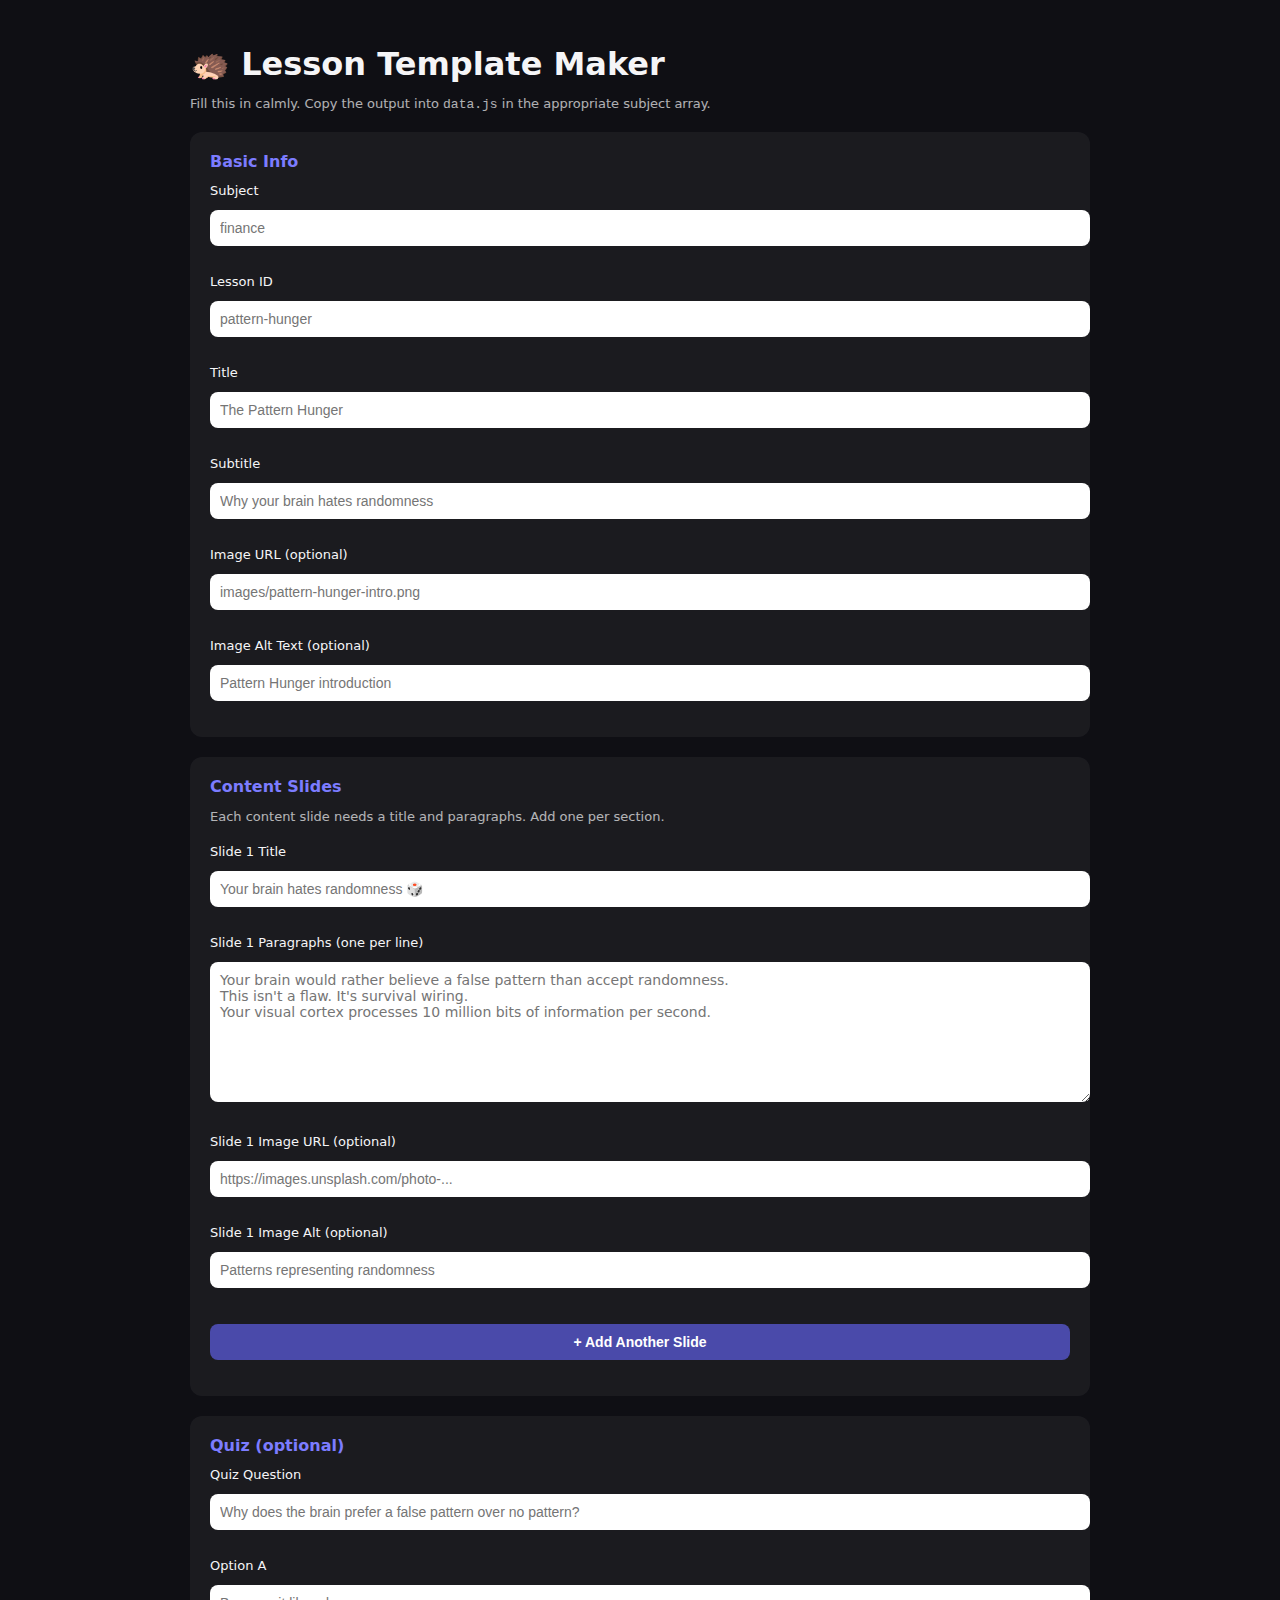
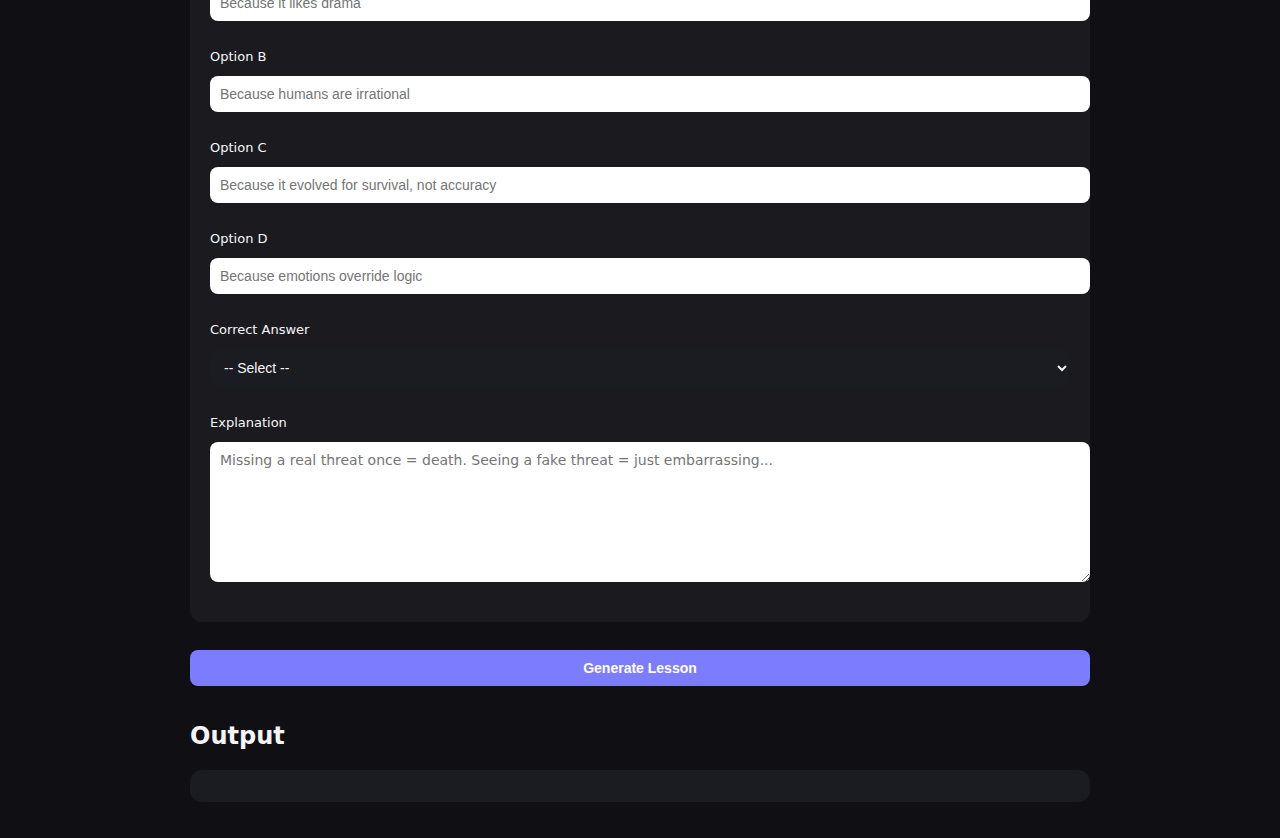
<file: tools/lesson-template-maker.html>
<!DOCTYPE html>
<html lang="en">
<head>
  <meta charset="UTF-8" />
  <title>ShinyOS – Lesson Template Maker</title>

  <style>
    body {
      font-family: system-ui, -apple-system, BlinkMacSystemFont;
      background: #0f0f14;
      color: #f5f5f7;
      padding: 24px;
      max-width: 900px;
      margin: auto;
    }

    h1 {
      margin-bottom: 4px;
    }

    input, textarea, button, select {
      width: 100%;
      margin-top: 8px;
      margin-bottom: 16px;
      padding: 10px;
      border-radius: 8px;
      border: none;
      font-size: 14px;
    }

    select {
      background: #1b1b22;
      color: #f5f5f7;
      cursor: pointer;
    }

    textarea {
      min-height: 120px;
      font-family: inherit;
    }

    button {
      background: #7c7cff;
      color: #fff;
      font-weight: bold;
      cursor: pointer;
    }

    button:hover {
      background: #6b6bef;
    }

    pre {
      background: #1b1b22;
      padding: 16px;
      border-radius: 12px;
      white-space: pre-wrap;
      max-height: 500px;
      overflow-y: auto;
    }

    .hint {
      opacity: 0.7;
      font-size: 13px;
      margin-bottom: 20px;
    }

    .section {
      background: rgba(255, 255, 255, 0.05);
      padding: 20px;
      border-radius: 12px;
      margin-bottom: 20px;
    }

    .section-title {
      font-size: 16px;
      font-weight: 600;
      margin-bottom: 12px;
      color: #7c7cff;
    }

    label {
      display: block;
      margin-top: 12px;
      margin-bottom: 4px;
      font-size: 13px;
      font-weight: 500;
    }
  </style>
</head>

<body>

  <h1>🦔 Lesson Template Maker</h1>
  <p class="hint">Fill this in calmly. Copy the output into <code>data.js</code> in the appropriate subject array.</p>

  <div class="section">
    <div class="section-title">Basic Info</div>
    
    <label>Subject</label>
    <input id="subject" placeholder="finance" />

    <label>Lesson ID</label>
    <input id="lessonId" placeholder="pattern-hunger" />

    <label>Title</label>
    <input id="title" placeholder="The Pattern Hunger" />

    <label>Subtitle</label>
    <input id="subtitle" placeholder="Why your brain hates randomness" />

    <label>Image URL (optional)</label>
    <input id="imageUrl" placeholder="images/pattern-hunger-intro.png" />

    <label>Image Alt Text (optional)</label>
    <input id="imageAlt" placeholder="Pattern Hunger introduction" />
  </div>

  <div class="section">
    <div class="section-title">Content Slides</div>
    <p class="hint">Each content slide needs a title and paragraphs. Add one per section.</p>
    
    <label>Slide 1 Title</label>
    <input id="slide1Title" placeholder="Your brain hates randomness 🎲" />

    <label>Slide 1 Paragraphs (one per line)</label>
    <textarea id="slide1Paragraphs" placeholder="Your brain would rather believe a false pattern than accept randomness.
This isn't a flaw. It's survival wiring.
Your visual cortex processes 10 million bits of information per second."></textarea>

    <label>Slide 1 Image URL (optional)</label>
    <input id="slide1ImageUrl" placeholder="https://images.unsplash.com/photo-..." />

    <label>Slide 1 Image Alt (optional)</label>
    <input id="slide1ImageAlt" placeholder="Patterns representing randomness" />

    <button onclick="addSlide()" style="margin-top: 20px; background: #4a4aaa;">+ Add Another Slide</button>
    <div id="additionalSlides"></div>
  </div>

  <div class="section">
    <div class="section-title">Quiz (optional)</div>
    
    <label>Quiz Question</label>
    <input id="quizQuestion" placeholder="Why does the brain prefer a false pattern over no pattern?" />

    <label>Option A</label>
    <input id="optionA" placeholder="Because it likes drama" />

    <label>Option B</label>
    <input id="optionB" placeholder="Because humans are irrational" />

    <label>Option C</label>
    <input id="optionC" placeholder="Because it evolved for survival, not accuracy" />

    <label>Option D</label>
    <input id="optionD" placeholder="Because emotions override logic" />

    <label>Correct Answer</label>
    <select id="correctAnswer">
      <option value="">-- Select --</option>
      <option value="a">A</option>
      <option value="b">B</option>
      <option value="c">C</option>
      <option value="d">D</option>
    </select>

    <label>Explanation</label>
    <textarea id="explanation" placeholder="Missing a real threat once = death. Seeing a fake threat = just embarrassing..."></textarea>
  </div>

  <button onclick="generate()">Generate Lesson</button>

  <h2>Output</h2>
  <pre id="output"></pre>

  <script>
    let slideCount = 1;

    function addSlide() {
      slideCount++;
      const container = document.getElementById("additionalSlides");
      
      const slideDiv = document.createElement("div");
      slideDiv.style.marginTop = "20px";
      slideDiv.style.paddingTop = "20px";
      slideDiv.style.borderTop = "1px solid rgba(255,255,255,0.1)";
      
      slideDiv.innerHTML = `
        <label>Slide ${slideCount} Title</label>
        <input id="slide${slideCount}Title" placeholder="Slide ${slideCount} title" />

        <label>Slide ${slideCount} Paragraphs (one per line)</label>
        <textarea id="slide${slideCount}Paragraphs" placeholder="Paragraph 1
Paragraph 2
Paragraph 3"></textarea>

        <label>Slide ${slideCount} Image URL (optional)</label>
        <input id="slide${slideCount}ImageUrl" placeholder="https://images.unsplash.com/photo-..." />

        <label>Slide ${slideCount} Image Alt (optional)</label>
        <input id="slide${slideCount}ImageAlt" placeholder="Image description" />
      `;
      
      container.appendChild(slideDiv);
    }

    function generate() {
      const subject = document.getElementById("subject").value.trim();
      const lessonId = document.getElementById("lessonId").value.trim();
      const title = document.getElementById("title").value.trim();
      const subtitle = document.getElementById("subtitle").value.trim();
      const imageUrl = document.getElementById("imageUrl").value.trim();
      const imageAlt = document.getElementById("imageAlt").value.trim();

      if (!subject || !lessonId || !title) {
        alert("Please fill in at least: Subject, Lesson ID, and Title");
        return;
      }

      const sections = [];

      // Add intro slide if image provided
      if (imageUrl) {
        sections.push({
          type: "intro",
          subject: subject,
          title: title,
          subtitle: subtitle || "",
          imageUrl: imageUrl,
          imageAlt: imageAlt || title + " introduction"
        });
      }

      // Add content slides
      for (let i = 1; i <= slideCount; i++) {
        const slideTitle = document.getElementById(`slide${i}Title`)?.value.trim();
        const slideParagraphs = document.getElementById(`slide${i}Paragraphs`)?.value.trim();
        const slideImageUrl = document.getElementById(`slide${i}ImageUrl`)?.value.trim();
        const slideImageAlt = document.getElementById(`slide${i}ImageAlt`)?.value.trim();

        if (slideTitle && slideParagraphs) {
          const contentSlide = {
            type: "content",
            title: slideTitle,
            paragraphs: slideParagraphs
              .split("\n")
              .map(p => p.trim())
              .filter(p => p.length > 0)
          };

          if (slideImageUrl) {
            contentSlide.imageUrl = slideImageUrl;
            contentSlide.imageAlt = slideImageAlt || slideTitle;
          }

          sections.push(contentSlide);
        }
      }

      // Add quiz if provided
      const quizQuestion = document.getElementById("quizQuestion").value.trim();
      const optionA = document.getElementById("optionA").value.trim();
      const optionB = document.getElementById("optionB").value.trim();
      const optionC = document.getElementById("optionC").value.trim();
      const optionD = document.getElementById("optionD").value.trim();
      const correctAnswer = document.getElementById("correctAnswer").value;
      const explanation = document.getElementById("explanation").value.trim();

      if (quizQuestion && optionA && optionB && optionC && optionD && correctAnswer) {
        const options = [
          { id: "a", text: optionA, correct: correctAnswer === "a" },
          { id: "b", text: optionB, correct: correctAnswer === "b" },
          { id: "c", text: optionC, correct: correctAnswer === "c" },
          { id: "d", text: optionD, correct: correctAnswer === "d" }
        ];

        sections.push({
          type: "quiz",
          question: quizQuestion,
          options: options,
          explanation: explanation || ""
        });
      }

      // Build final lesson object
      const lesson = {
        id: lessonId,
        subject: subject,
        type: "lesson",
        title: title,
        subtitle: subtitle || "",
        imageUrl: imageUrl || undefined,
        imageAlt: imageAlt || undefined,
        sections: sections
      };

      // Clean up undefined values
      Object.keys(lesson).forEach(key => {
        if (lesson[key] === undefined || lesson[key] === "") {
          delete lesson[key];
        }
      });

      const code = JSON.stringify(lesson, null, 2);

      document.getElementById("output").textContent = code;
    }
  </script>

</body>
</html>
</file>
<file: style.css>
/* ---- Base ---- */
*,
*::before,
*::after {
  box-sizing: border-box;
}

:root {
  --bg: #060712;
  --bg-elevated: #111321;
  --bg-elevated-soft: #181a2a;
  --border-subtle: rgba(255, 255, 255, 0.07);

  --text: #f8f7ff;
  --text-soft: #c9c7e2;
  --text-muted: #8b89a6;
}

/* Light mode variables */
[data-theme="light"] {
  --bg: #f8f7ff;
  --bg-elevated: #ffffff;
  --bg-elevated-soft: #f0eff5;
  --border-subtle: rgba(0, 0, 0, 0.08);

  --text: #1a1430;
  --text-soft: #3d3658;
  --text-muted: #6b6780;

  --accent-econ: #b86bff;   /* fig / plum */
  --accent-invest: #35c27e; /* green-gold-ish */
  --accent-history: #f4b65e;
  --accent-psych: #d881ff;
  --accent-maths: #4ea2ff;
  --accent-science: #2ed4c4;
  --accent-space: #9ae6ff;  /* new: space / sky */

  --chip-bg: rgba(255, 255, 255, 0.06);
  --radius-lg: 20px;
  --radius-md: 14px;
  --radius-pill: 999px;
  --shadow-soft: 0 18px 40px rgba(0, 0, 0, 0.45);
  --shadow-elevated: 0 8px 32px rgba(0, 0, 0, 0.4), 0 2px 8px rgba(0, 0, 0, 0.3);
  --shadow-deep: 0 20px 60px rgba(0, 0, 0, 0.7), 0 8px 24px rgba(0, 0, 0, 0.5);
  --transition-fast: 0.18s ease-out;
  --transition-med: 0.28s ease-out;
  --transition-smooth: 0.4s cubic-bezier(0.34, 1.56, 0.64, 1);
}

@keyframes subtle-float {
  0%, 100% { transform: translateY(0px); }
  50% { transform: translateY(-4px); }
}

@keyframes glow-pulse {
  0%, 100% { opacity: 0.6; }
  50% { opacity: 1; }
}

@keyframes shimmer {
  0% { background-position: -200% center; }
  100% { background-position: 200% center; }
}

@keyframes slide-in-up {
  from {
    opacity: 0;
    transform: translateY(10px);
  }
  to {
    opacity: 1;
    transform: translateY(0);
  }
}

.slide-in-up {
  animation: slide-in-up 0.4s ease-out forwards;
}

body {
  margin: 0;
  min-height: 100vh;
  background: radial-gradient(circle at top left, #1a1430, #060712 50%, #020308 100%);
  color: var(--text);
  font-family: system-ui, -apple-system, BlinkMacSystemFont, "Segoe UI", sans-serif;
  position: relative;
  transition: background 0.3s ease, color 0.3s ease;
}

[data-theme="light"] body {
  background: radial-gradient(circle at top left, #e8e4f5, #f8f7ff 50%, #ffffff 100%);
}

/* Subtle texture overlay for premium feel */
body::before {
  content: '';
  position: fixed;
  top: 0;
  left: 0;
  width: 100%;
  height: 100%;
  background-image: 
    radial-gradient(circle at 20% 30%, rgba(184, 107, 255, 0.08) 0%, transparent 50%),
    radial-gradient(circle at 80% 70%, rgba(53, 194, 126, 0.06) 0%, transparent 50%);
  pointer-events: none;
  z-index: 0;
}

body::after {
  content: '';
  position: fixed;
  top: 0;
  left: 0;
  width: 100%;
  height: 100%;
  background-image: url("data:image/svg+xml,%3Csvg viewBox='0 0 400 400' xmlns='http://www.w3.org/2000/svg'%3E%3Cfilter id='noiseFilter'%3E%3CfeTurbulence type='fractalNoise' baseFrequency='0.9' numOctaves='3' stitchTiles='stitch'/%3E%3C/filter%3E%3Crect width='100%25' height='100%25' filter='url(%23noiseFilter)' opacity='0.03'/%3E%3C/svg%3E");
  pointer-events: none;
  z-index: 1;
}

/* ---- App Shell ---- */
.app {
  max-width: 1200px;
  margin: 20px auto 40px;
  padding: 16px 20px 32px;
  position: relative;
  z-index: 2;
}

/* ---- Top Bar ---- */
.top-bar {
  display: flex;
  align-items: center;
  justify-content: space-between;
  padding: 16px 24px;
  border-radius: var(--radius-lg);
  background: linear-gradient(135deg, rgba(255, 255, 255, 0.09), rgba(10, 10, 20, 0.85));
  border: 1px solid rgba(255, 255, 255, 0.12);
  box-shadow: var(--shadow-deep), 0 0 60px rgba(184, 107, 255, 0.08);
  backdrop-filter: blur(20px);
  position: relative;
  overflow: hidden;
}

.top-bar::before {
  content: '';
  position: absolute;
  top: 0;
  left: -100%;
  width: 200%;
  height: 100%;
  background: linear-gradient(90deg, transparent, rgba(255, 255, 255, 0.05), transparent);
  animation: shimmer 8s infinite;
}

.brand {
  display: flex;
  align-items: center;
  gap: 12px;
  position: relative;
  z-index: 1;
}

.logo-mark {
  width: 38px;
  height: 38px;
  border-radius: 16px;
  background: radial-gradient(circle at 20% 0%, #ffdd9a, #b86bff);
  display: flex;
  align-items: center;
  justify-content: center;
  font-size: 20px;
  box-shadow: 0 4px 16px rgba(184, 107, 255, 0.4), 0 0 24px rgba(255, 221, 154, 0.2);
  position: relative;
}

.logo-mark::after {
  content: '';
  position: absolute;
  inset: -2px;
  border-radius: inherit;
  background: inherit;
  filter: blur(8px);
  opacity: 0.4;
  z-index: -1;
}

.logo-text {
  display: flex;
  flex-direction: column;
}

.logo-main {
  font-weight: 700;
  letter-spacing: 0.02em;
  font-size: 15px;
  text-transform: lowercase;
  background: linear-gradient(120deg, #fff, #e8d4ff);
  -webkit-background-clip: text;
  -webkit-text-fill-color: transparent;
  background-clip: text;
}

.logo-sub {
  font-size: 11px;
  color: var(--text-muted);
  font-weight: 500;
}

.top-bar-right {
  display: flex;
  align-items: center;
  gap: 12px;
  position: relative;
  z-index: 1;
}

.top-bar-metrics {
  display: flex;
  gap: 12px;
  align-items: center;
  position: relative;
}

.theme-toggle {
  width: 44px;
  height: 44px;
  border-radius: 50%;
  border: 1px solid rgba(255, 255, 255, 0.15);
  background: linear-gradient(135deg, rgba(255, 255, 255, 0.1), rgba(0, 0, 0, 0.3));
  color: var(--text);
  cursor: pointer;
  display: flex;
  align-items: center;
  justify-content: center;
  font-size: 20px;
  transition: all var(--transition-fast);
  box-shadow: 0 2px 8px rgba(0, 0, 0, 0.3), inset 0 1px 0 rgba(255, 255, 255, 0.1);
  flex-shrink: 0;
}

.theme-toggle:hover {
  transform: translateY(-2px) scale(1.05);
  border-color: rgba(255, 255, 255, 0.25);
  box-shadow: 0 4px 12px rgba(0, 0, 0, 0.4), inset 0 1px 0 rgba(255, 255, 255, 0.15);
  background: linear-gradient(135deg, rgba(255, 255, 255, 0.15), rgba(0, 0, 0, 0.4));
}

.theme-toggle:active {
  transform: translateY(0) scale(0.98);
}

[data-theme="light"] .theme-toggle {
  border-color: rgba(0, 0, 0, 0.1);
  background: linear-gradient(135deg, rgba(255, 255, 255, 0.9), rgba(240, 239, 245, 0.8));
  box-shadow: 0 2px 8px rgba(0, 0, 0, 0.1), inset 0 1px 0 rgba(255, 255, 255, 0.8);
}

[data-theme="light"] .theme-toggle:hover {
  border-color: rgba(0, 0, 0, 0.15);
  box-shadow: 0 4px 12px rgba(0, 0, 0, 0.15), inset 0 1px 0 rgba(255, 255, 255, 0.9);
}

.theme-icon {
  display: block;
  transition: transform 0.3s ease;
}

[data-theme="light"] .theme-icon {
  transform: rotate(180deg);
}

.metric {
  padding: 10px 14px;
  border-radius: 999px;
  background: linear-gradient(135deg, rgba(255, 255, 255, 0.08), rgba(0, 0, 0, 0.4));
  border: 1px solid rgba(255, 255, 255, 0.15);
  display: flex;
  flex-direction: column;
  min-width: 90px;
  box-shadow: var(--shadow-elevated), inset 0 1px 0 rgba(255, 255, 255, 0.1);
  transition: all var(--transition-fast);
  position: relative;
  overflow: hidden;
}

.metric::before {
  content: '';
  position: absolute;
  top: 0;
  left: 0;
  width: 100%;
  height: 1px;
  background: linear-gradient(90deg, transparent, rgba(255, 255, 255, 0.3), transparent);
}

.metric:hover {
  transform: translateY(-2px);
  box-shadow: var(--shadow-elevated), 0 8px 24px rgba(0, 0, 0, 0.5), inset 0 1px 0 rgba(255, 255, 255, 0.15);
  border-color: rgba(255, 255, 255, 0.25);
}

.metric-label {
  font-size: 10px;
  text-transform: uppercase;
  letter-spacing: 0.1em;
  color: var(--text-muted);
  font-weight: 600;
  margin-bottom: 2px;
}

.metric-value {
  font-size: 15px;
  font-weight: 700;
  background: linear-gradient(120deg, #fff, #c9c7e2);
  -webkit-background-clip: text;
  -webkit-text-fill-color: transparent;
  background-clip: text;
}

/* Level badge special styling */
.metric--level .metric-value {
  font-size: 18px;
  background: linear-gradient(120deg, #ffdd9a, #f4b65e);
  -webkit-background-clip: text;
  -webkit-text-fill-color: transparent;
  background-clip: text;
}

/* Streak special styling */
.metric--streak .metric-value {
  background: linear-gradient(120deg, #ff9a56, #ff6b35);
  -webkit-background-clip: text;
  -webkit-text-fill-color: transparent;
  background-clip: text;
}

/* XP mini progress bar */
.xp-progress-mini {
  position: absolute;
  bottom: 2px;
  left: 0;
  right: 0;
  height: 3px;
  background: rgba(0, 0, 0, 0.4);
  border-radius: 999px;
  overflow: hidden;
}

.xp-progress-fill-mini {
  height: 100%;
  background: linear-gradient(90deg, #ffdd9a, #b86bff);
  border-radius: 999px;
  transition: width 0.6s cubic-bezier(0.34, 1.56, 0.64, 1);
  box-shadow: 0 0 8px rgba(255, 221, 154, 0.6);
}

/* ---- Subject dropdowns (each subject = dropdown with lessons) ---- */
.subject-dropdowns-wrap {
  margin-top: 12px;
  margin-bottom: 0;
  padding: 0 4px;
  position: relative;
  z-index: 100;
  display: flex;
  flex-wrap: wrap;
  gap: 10px;
  align-items: flex-start;
}

.subject-dropdown {
  position: relative;
}

.subject-dropdown-btn {
  display: inline-flex;
  align-items: center;
  gap: 8px;
  padding: 12px 18px;
  border-radius: 14px;
  border: 1px solid rgba(255, 255, 255, 0.2);
  background: linear-gradient(135deg, rgba(255, 255, 255, 0.08), rgba(15, 15, 30, 0.95));
  color: var(--text);
  font-size: 15px;
  font-weight: 600;
  cursor: pointer;
  transition: all var(--transition-fast);
  box-shadow: 0 2px 12px rgba(0, 0, 0, 0.3);
  -webkit-tap-highlight-color: transparent;
}

.subject-dropdown-btn:hover {
  border-color: rgba(184, 107, 255, 0.4);
  background: linear-gradient(135deg, rgba(255, 255, 255, 0.12), rgba(25, 20, 45, 0.95));
  box-shadow: 0 4px 16px rgba(184, 107, 255, 0.15);
}

.subject-dropdown-btn:focus {
  outline: none;
  box-shadow: 0 0 0 2px rgba(184, 107, 255, 0.5);
}

.subject-dropdown-btn[aria-expanded="true"] {
  border-color: rgba(184, 107, 255, 0.5);
  background: linear-gradient(135deg, rgba(184, 107, 255, 0.15), rgba(30, 20, 50, 0.95));
  box-shadow: 0 0 20px rgba(184, 107, 255, 0.2);
}

.subject-dropdown-icon {
  font-size: 20px;
  line-height: 1;
  filter: drop-shadow(0 1px 4px rgba(0, 0, 0, 0.3));
}

.subject-dropdown-chevron {
  font-size: 10px;
  opacity: 0.8;
  transition: transform 0.2s ease;
}

.subject-dropdown-btn[aria-expanded="true"] .subject-dropdown-chevron {
  transform: rotate(180deg);
}

.subject-dropdown.is-active .subject-dropdown-btn {
  border-color: rgba(184, 107, 255, 0.4);
  background: linear-gradient(135deg, rgba(184, 107, 255, 0.12), rgba(30, 20, 50, 0.95));
  box-shadow: 0 0 16px rgba(184, 107, 255, 0.15);
}

.subject-dropdown-menu {
  position: absolute;
  top: 100%;
  left: 0;
  margin-top: 6px;
  min-width: 280px;
  max-width: min(360px, calc(100vw - 32px));
  max-height: min(70vh, 420px);
  border-radius: var(--radius-md);
  border: 1px solid rgba(255, 255, 255, 0.15);
  background: linear-gradient(135deg, rgba(25, 22, 45, 0.98), rgba(10, 10, 25, 0.98));
  box-shadow: var(--shadow-deep);
  overflow: hidden;
  display: none;
  flex-direction: column;
  z-index: 200;
}

.subject-dropdown-menu.is-open {
  display: flex;
}

.subject-dropdown-menu-inner {
  overflow-y: auto;
  overflow-x: hidden;
  padding: 8px;
  display: flex;
  flex-direction: column;
  gap: 6px;
  -webkit-overflow-scrolling: touch;
}

.subject-dropdown-lesson {
  display: flex;
  align-items: flex-start;
  gap: 12px;
  padding: 14px 16px;
  border-radius: 12px;
  border: 1px solid rgba(255, 255, 255, 0.1);
  background: rgba(255, 255, 255, 0.04);
  color: var(--text);
  font-size: 14px;
  font-weight: 600;
  cursor: pointer;
  transition: all var(--transition-fast);
  text-align: left;
  width: 100%;
}

.subject-dropdown-lesson:hover {
  border-color: rgba(184, 107, 255, 0.35);
  background: rgba(184, 107, 255, 0.1);
}

.subject-dropdown-lesson:active {
  transform: scale(0.98);
}

.subject-dropdown-lesson-icon {
  font-size: 24px;
  line-height: 1;
  flex-shrink: 0;
}

.subject-dropdown-lesson-body {
  flex: 1;
  min-width: 0;
}

.subject-dropdown-lesson-title {
  margin: 0 0 6px 0;
  font-size: 14px;
  font-weight: 700;
  line-height: 1.3;
  color: var(--text);
}

.subject-dropdown-lesson-meta {
  display: flex;
  flex-wrap: wrap;
  gap: 6px 10px;
  font-size: 11px;
  font-weight: 600;
  color: var(--text-soft);
  text-transform: uppercase;
  letter-spacing: 0.04em;
}

.subject-dropdown-lesson-meta span {
  padding: 2px 8px;
  border-radius: 6px;
  background: rgba(255, 255, 255, 0.08);
  border: 1px solid rgba(255, 255, 255, 0.1);
}

.subject-dropdown-lesson-trophy {
  flex-shrink: 0;
  font-size: 18px;
  margin-left: 4px;
}

/* ---- Subject modal ---- */
.subject-modal {
  position: fixed;
  inset: 0;
  z-index: 10100;
  display: flex;
  align-items: center;
  justify-content: center;
  padding: 20px;
}

.subject-modal.is-hidden {
  display: none;
}

.subject-modal-backdrop {
  position: absolute;
  inset: 0;
  background: rgba(0, 0, 0, 0.6);
  backdrop-filter: blur(6px);
  cursor: pointer;
  -webkit-tap-highlight-color: transparent;
}

.subject-modal-content {
  position: relative;
  width: 100%;
  max-width: 360px;
  max-height: 85vh;
  border-radius: var(--radius-lg);
  border: 1px solid rgba(255, 255, 255, 0.15);
  background: linear-gradient(135deg, rgba(25, 22, 45, 0.98), rgba(10, 10, 25, 0.98));
  box-shadow: var(--shadow-deep);
  overflow: hidden;
  display: flex;
  flex-direction: column;
}

.subject-modal-header {
  display: flex;
  align-items: center;
  justify-content: space-between;
  padding: 20px 20px 16px;
  border-bottom: 1px solid rgba(255, 255, 255, 0.08);
}

.subject-modal-title {
  margin: 0;
  font-size: 18px;
  font-weight: 700;
  color: var(--text);
}

.subject-modal-close {
  min-width: 44px;
  min-height: 44px;
  width: 36px;
  height: 36px;
  border: none;
  border-radius: 10px;
  background: rgba(255, 255, 255, 0.08);
  color: var(--text);
  font-size: 22px;
  line-height: 1;
  cursor: pointer;
  transition: background 0.2s;
  -webkit-tap-highlight-color: transparent;
}

.subject-modal-close:hover {
  background: rgba(255, 255, 255, 0.15);
}

.subject-modal-list {
  padding: 12px 16px 20px;
  overflow-y: auto;
  display: flex;
  flex-direction: column;
  gap: 8px;
}

.subject-modal-item {
  display: flex;
  align-items: center;
  gap: 14px;
  padding: 14px 18px;
  border-radius: 12px;
  border: 1px solid rgba(255, 255, 255, 0.1);
  background: rgba(255, 255, 255, 0.04);
  color: var(--text);
  font-size: 15px;
  font-weight: 600;
  cursor: pointer;
  transition: all var(--transition-fast);
  text-align: left;
  width: 100%;
}

.subject-modal-item:hover {
  border-color: rgba(184, 107, 255, 0.35);
  background: rgba(184, 107, 255, 0.1);
}

.subject-modal-item.is-active {
  border-color: rgba(184, 107, 255, 0.5);
  background: linear-gradient(135deg, rgba(184, 107, 255, 0.15), rgba(30, 20, 50, 0.95));
  box-shadow: 0 0 20px rgba(184, 107, 255, 0.15);
}

.subject-modal-item-icon {
  font-size: 26px;
  flex-shrink: 0;
}

.lesson-completed-badge {
  margin-left: auto;
  font-size: 11px;
  font-weight: 600;
  padding: 4px 8px;
  border-radius: 8px;
  background: rgba(52, 211, 153, 0.2);
  color: rgba(52, 211, 153, 0.95);
  flex-shrink: 0;
}

.lesson-completed-badge::before {
  content: "✓ ";
}

/* ---- Lesson path (Duolingo-style vertical path) ---- */
.lesson-path-container {
  min-height: 320px;
  overflow-y: auto;
  overflow-x: hidden;
  padding: 8px 0 24px;
}

.lesson-path {
  display: flex;
  flex-direction: column;
  align-items: center;
  gap: 0;
  list-style: none;
  margin: 0;
  padding: 0 16px 40px;
}

.lesson-path-node {
  position: relative;
  display: flex;
  flex-direction: column;
  align-items: center;
  flex-shrink: 0;
}

.lesson-path-node::after {
  content: '';
  width: 3px;
  min-height: 28px;
  background: linear-gradient(180deg, rgba(184, 107, 255, 0.4), rgba(184, 107, 255, 0.15));
  border-radius: 999px;
  margin-top: 4px;
}

.lesson-path-node:last-child::after {
  display: none;
}

.lesson-path-node-btn {
  width: 56px;
  height: 56px;
  border-radius: 50%;
  border: 3px solid rgba(255, 255, 255, 0.25);
  background: linear-gradient(135deg, rgba(255, 255, 255, 0.12), rgba(15, 15, 35, 0.95));
  color: var(--text);
  font-size: 24px;
  display: flex;
  align-items: center;
  justify-content: center;
  cursor: pointer;
  transition: all var(--transition-smooth);
  box-shadow: 0 4px 16px rgba(0, 0, 0, 0.4);
  -webkit-tap-highlight-color: transparent;
  flex-shrink: 0;
}

.lesson-path-node-btn:hover:not(.is-locked) {
  transform: scale(1.08);
  border-color: rgba(255, 255, 255, 0.4);
  box-shadow: 0 6px 24px rgba(184, 107, 255, 0.2);
}

.lesson-path-node.is-completed .lesson-path-node-btn {
  border-color: rgba(53, 194, 126, 0.6);
  background: linear-gradient(135deg, rgba(53, 194, 126, 0.25), rgba(20, 40, 30, 0.95));
  color: #fff;
}

.lesson-path-node.is-completed .lesson-path-node-btn::before {
  content: '✓';
  position: absolute;
  top: 50%;
  left: 50%;
  transform: translate(-50%, -50%);
  font-size: 18px;
  font-weight: 700;
  z-index: 1;
}

.lesson-path-node.is-completed .lesson-path-node-btn .lesson-path-node-icon {
  opacity: 0.5;
}

.lesson-path-node.is-current .lesson-path-node-btn {
  border-color: rgba(184, 107, 255, 0.8);
  background: linear-gradient(135deg, rgba(184, 107, 255, 0.3), rgba(40, 25, 70, 0.95));
  box-shadow: 0 0 28px rgba(184, 107, 255, 0.35), inset 0 1px 0 rgba(255, 255, 255, 0.2);
  animation: path-node-pulse 2s ease-in-out infinite;
}

.lesson-path-node.is-locked .lesson-path-node-btn {
  border-color: rgba(255, 255, 255, 0.08);
  background: rgba(255, 255, 255, 0.04);
  color: var(--text-muted);
  cursor: not-allowed;
  opacity: 0.7;
}

.lesson-path-node.is-locked .lesson-path-node-btn .lesson-path-node-icon {
  filter: grayscale(0.6);
}

.lesson-path-node-icon {
  width: 28px;
  height: 28px;
  object-fit: contain;
  pointer-events: none;
}

.lesson-path-node-icon.emoji {
  width: auto;
  height: auto;
  font-size: 26px;
  line-height: 1;
}

@keyframes path-node-pulse {
  0%, 100% { box-shadow: 0 0 28px rgba(184, 107, 255, 0.35), inset 0 1px 0 rgba(255, 255, 255, 0.2); }
  50% { box-shadow: 0 0 36px rgba(184, 107, 255, 0.45), inset 0 1px 0 rgba(255, 255, 255, 0.25); }
}

.lesson-path-empty {
  padding: 48px 24px;
  text-align: center;
  color: var(--text-muted);
  font-size: 14px;
  line-height: 1.5;
}

[data-theme="light"] .subject-dropdown-btn {
  border-color: rgba(0, 0, 0, 0.12);
  background: linear-gradient(135deg, rgba(255, 255, 255, 0.9), rgba(248, 247, 255, 0.98));
}

[data-theme="light"] .subject-dropdown-btn:hover {
  border-color: rgba(184, 107, 255, 0.45);
}

[data-theme="light"] .subject-dropdown-menu {
  background: linear-gradient(135deg, rgba(255, 255, 255, 0.98), rgba(248, 247, 255, 0.98));
  border-color: rgba(0, 0, 0, 0.1);
}

[data-theme="light"] .subject-dropdown-lesson {
  border-color: rgba(0, 0, 0, 0.08);
  background: rgba(0, 0, 0, 0.03);
}

[data-theme="light"] .subject-dropdown-lesson:hover {
  background: rgba(184, 107, 255, 0.08);
}

[data-theme="light"] .subject-modal-content {
  background: linear-gradient(135deg, rgba(255, 255, 255, 0.98), rgba(248, 247, 255, 0.98));
  border-color: rgba(0, 0, 0, 0.1);
}

[data-theme="light"] .subject-modal-item {
  border-color: rgba(0, 0, 0, 0.08);
  background: rgba(0, 0, 0, 0.03);
}

[data-theme="light"] .subject-modal-item:hover {
  background: rgba(184, 107, 255, 0.08);
}

/* ---- Subject dropdowns & modal: mobile (touch-friendly, scrollable) ---- */
@media (max-width: 768px) {
  .subject-dropdowns-wrap {
    padding: 8px 12px;
    gap: 8px;
  }

  .subject-dropdown-btn {
    min-height: 44px;
    min-width: 44px;
    padding: 12px 16px;
    touch-action: manipulation;
    -webkit-tap-highlight-color: transparent;
  }

  .subject-dropdown-menu {
    left: 0;
    right: auto;
    min-width: 280px;
    max-width: calc(100vw - 24px);
    max-height: min(70vh, 400px);
  }

  .subject-dropdown-menu-inner {
    -webkit-overflow-scrolling: touch;
    padding-bottom: 12px;
  }

  .subject-dropdown-lesson {
    min-height: 44px;
    padding: 12px 14px;
    touch-action: manipulation;
    -webkit-tap-highlight-color: transparent;
  }

  .subject-modal {
    align-items: flex-end;
    justify-content: center;
    padding: 0;
  }

  .subject-modal-backdrop {
    pointer-events: auto;
  }

  .subject-modal-content {
    width: 100%;
    max-width: 100%;
    max-height: 90vh;
    border-radius: var(--radius-lg) var(--radius-lg) 0 0;
    border-left: none;
    border-right: none;
    border-bottom: none;
    padding-bottom: env(safe-area-inset-bottom, 0);
  }

  .subject-modal-header {
    flex-shrink: 0;
    padding: 16px 16px 14px;
  }

  .subject-modal-close {
    width: 44px;
    height: 44px;
    min-width: 44px;
    min-height: 44px;
    display: flex;
    align-items: center;
    justify-content: center;
  }

  .subject-modal-list {
    -webkit-overflow-scrolling: touch;
    overflow-y: auto;
    padding: 12px 16px 24px;
    padding-bottom: calc(24px + env(safe-area-inset-bottom, 0));
  }

  .subject-modal-item {
    min-height: 44px;
    padding: 14px 18px;
    touch-action: manipulation;
    -webkit-tap-highlight-color: transparent;
  }

  .subject-modal-item:active {
    border-color: rgba(184, 107, 255, 0.4);
    background: rgba(184, 107, 255, 0.12);
  }
}

[data-theme="light"] .lesson-path-node-btn {
  border-color: rgba(0, 0, 0, 0.15);
  background: linear-gradient(135deg, rgba(255, 255, 255, 0.9), rgba(248, 247, 255, 0.95));
}

[data-theme="light"] .lesson-path-node.is-current .lesson-path-node-btn {
  border-color: rgba(184, 107, 255, 0.6);
  background: linear-gradient(135deg, rgba(184, 107, 255, 0.2), rgba(248, 247, 255, 0.98));
}

/* ---- Category picker (legacy, kept for reference; replaced by subject selector) ---- */
.category-picker-wrap {
  margin-top: 12px;
  margin-bottom: 0;
  padding: 0 4px;
  position: relative;
  z-index: 2;
}

.category-picker {
  display: flex;
  gap: 10px;
  overflow-x: auto;
  overflow-y: hidden;
  scroll-behavior: smooth;
  -webkit-overflow-scrolling: touch;
  padding: 8px 4px 12px;
  margin: 0 -4px;
  flex-wrap: nowrap;
  scrollbar-width: thin;
  scrollbar-color: rgba(184, 107, 255, 0.4) transparent;
}

.category-picker::-webkit-scrollbar {
  height: 4px;
}

.category-picker::-webkit-scrollbar-track {
  background: transparent;
}

.category-picker::-webkit-scrollbar-thumb {
  background: rgba(184, 107, 255, 0.4);
  border-radius: 999px;
}

.category-picker__card {
  flex: 0 0 auto;
  display: flex;
  flex-direction: column;
  align-items: center;
  min-width: 88px;
  max-width: 100px;
  padding: 10px 12px 8px;
  border-radius: 14px;
  border: 1px solid rgba(255, 255, 255, 0.12);
  background: linear-gradient(135deg, rgba(255, 255, 255, 0.06), rgba(10, 10, 25, 0.9));
  color: var(--text);
  cursor: pointer;
  transition: all var(--transition-fast);
  position: relative;
  box-shadow: 0 2px 8px rgba(0, 0, 0, 0.3);
  -webkit-tap-highlight-color: transparent;
}

.category-picker__card:hover {
  border-color: rgba(184, 107, 255, 0.35);
  background: linear-gradient(135deg, rgba(255, 255, 255, 0.1), rgba(20, 18, 35, 0.95));
  box-shadow: 0 4px 12px rgba(184, 107, 255, 0.15);
}

.category-picker__card.is-active {
  border-color: rgba(184, 107, 255, 0.6);
  background: linear-gradient(135deg, rgba(184, 107, 255, 0.15), rgba(30, 20, 50, 0.95));
  box-shadow: 0 0 20px rgba(184, 107, 255, 0.2), inset 0 1px 0 rgba(255, 255, 255, 0.1);
}

.category-picker__card.is-active::after {
  content: '';
  position: absolute;
  bottom: 0;
  left: 50%;
  transform: translateX(-50%);
  width: 24px;
  height: 3px;
  border-radius: 999px;
  background: linear-gradient(90deg, #ffdd9a, #b86bff);
  box-shadow: 0 0 8px rgba(184, 107, 255, 0.6);
}

.category-picker__icon {
  font-size: 26px;
  line-height: 1;
  margin-bottom: 6px;
  filter: drop-shadow(0 1px 4px rgba(0, 0, 0, 0.3));
}

.category-picker__name {
  font-size: 12px;
  font-weight: 600;
  text-align: center;
  color: var(--text-soft);
  line-height: 1.2;
  margin-bottom: 4px;
}

.category-picker__card.is-active .category-picker__name {
  color: var(--text);
  background: linear-gradient(120deg, #fff, #e8d4ff);
  -webkit-background-clip: text;
  -webkit-text-fill-color: transparent;
  background-clip: text;
}

.category-picker__progress {
  font-size: 10px;
  font-weight: 600;
  color: var(--text-muted);
  text-align: center;
}

.category-picker__progress-bar {
  width: 100%;
  height: 4px;
  border-radius: 999px;
  background: rgba(0, 0, 0, 0.4);
  overflow: hidden;
  margin-top: 4px;
}

.category-picker__progress-fill {
  height: 100%;
  border-radius: 999px;
  background: linear-gradient(90deg, #b86bff, #d881ff);
  transition: width 0.4s ease-out;
}

@media (max-width: 768px) {
  .category-picker-wrap {
    margin-top: 10px;
    padding: 0 2px;
  }

  .category-picker {
    gap: 8px;
    padding: 6px 2px 10px;
  }

  .category-picker__card {
    min-width: 80px;
    max-width: 90px;
    padding: 8px 10px 6px;
    border-radius: 12px;
  }

  .category-picker__icon {
    font-size: 22px;
    margin-bottom: 4px;
  }

  .category-picker__name {
    font-size: 11px;
  }

  .category-picker__progress {
    font-size: 9px;
  }
}

[data-theme="light"] .category-picker__card {
  border-color: rgba(0, 0, 0, 0.1);
  background: linear-gradient(135deg, rgba(255, 255, 255, 0.7), rgba(248, 247, 255, 0.9));
  box-shadow: 0 2px 8px rgba(0, 0, 0, 0.08);
}

[data-theme="light"] .category-picker__card:hover {
  border-color: rgba(184, 107, 255, 0.4);
  background: linear-gradient(135deg, rgba(255, 255, 255, 0.9), rgba(248, 247, 255, 0.98));
}

[data-theme="light"] .category-picker__card.is-active {
  border-color: rgba(184, 107, 255, 0.5);
  background: linear-gradient(135deg, rgba(184, 107, 255, 0.12), rgba(248, 247, 255, 0.98));
  box-shadow: 0 0 16px rgba(184, 107, 255, 0.15);
}

[data-theme="light"] .category-picker__card.is-active .category-picker__name {
  background: linear-gradient(120deg, #1a1430, #6b21a8);
  -webkit-background-clip: text;
  -webkit-text-fill-color: transparent;
  background-clip: text;
}

/* ---- Layout ---- */
.layout {
  display: grid;
  grid-template-columns: 1fr;
  gap: 20px;
  margin-top: 24px;
}

/* Mobile-first: single column layout */
@media (max-width: 900px) {
  .layout {
    grid-template-columns: 1fr;
    gap: 16px;
    margin-top: 16px;
  }
}

.world-header h2 {
  margin: 0;
  font-size: 19px;
  font-weight: 700;
  background: linear-gradient(120deg, #fff, #d4c5ff);
  -webkit-background-clip: text;
  -webkit-text-fill-color: transparent;
  background-clip: text;
  letter-spacing: -0.01em;
}

.world-subtitle {
  margin: 6px 0 16px;
  font-size: 13px;
  color: var(--text-soft);
  line-height: 1.5;
}

/* Breadcrumb navigation */
.breadcrumb {
  display: flex;
  align-items: center;
  gap: 8px;
  margin-bottom: 16px;
  padding: 10px 14px;
  background: rgba(255, 255, 255, 0.03);
  border: 1px solid rgba(255, 255, 255, 0.08);
  border-radius: 10px;
  font-size: 13px;
}

.breadcrumb-item {
  background: none;
  border: none;
  color: var(--text-soft);
  cursor: pointer;
  padding: 4px 8px;
  border-radius: 6px;
  transition: all 0.2s;
  font-size: 13px;
}

.breadcrumb-item:hover {
  background: rgba(255, 255, 255, 0.05);
  color: var(--text);
}

.breadcrumb-item.is-active {
  color: var(--accent);
  font-weight: 600;
}

.breadcrumb-separator {
  color: var(--text-softer);
  font-size: 12px;
}

.breadcrumb-current {
  color: var(--text);
  font-weight: 500;
}

/* Category folder styling */
.category-folder {
  position: relative;
  background: linear-gradient(135deg, rgba(255, 215, 0, 0.12), rgba(255, 165, 0, 0.08));
  border: 2px solid rgba(255, 215, 0, 0.3);
  transition: all 0.3s cubic-bezier(0.4, 0, 0.2, 1);
}

.category-folder:hover {
  transform: translateY(-8px);
  border-color: rgba(255, 215, 0, 0.6);
  box-shadow: 
    0 8px 24px rgba(255, 215, 0, 0.2),
    0 0 40px rgba(255, 215, 0, 0.1);
}

.folder-badge {
  position: absolute;
  top: 12px;
  right: 12px;
  background: rgba(255, 215, 0, 0.2);
  border: 1px solid rgba(255, 215, 0, 0.4);
  padding: 4px 10px;
  border-radius: 20px;
  font-size: 11px;
  font-weight: 600;
  color: #FFD700;
  text-transform: uppercase;
  letter-spacing: 0.5px;
}

.world-map {
  margin-top: 8px;
  position: relative;
  z-index: 1;
}

.era-pill {
  display: inline-flex;
  align-items: center;
  gap: 8px;
  padding: 6px 14px;
  border-radius: var(--radius-pill);
  border: 1px solid rgba(255, 255, 255, 0.18);
  background: linear-gradient(135deg, rgba(255, 255, 255, 0.08), rgba(3, 4, 12, 0.95));
  font-size: 12px;
  color: var(--text);
  font-weight: 600;
  margin-bottom: 14px;
  box-shadow: 0 4px 12px rgba(0, 0, 0, 0.3), inset 0 1px 0 rgba(255, 255, 255, 0.1);
  animation: subtle-float 4s ease-in-out infinite;
}

.era-dot {
  width: 10px;
  height: 10px;
  border-radius: 999px;
  background: radial-gradient(circle, #ffdd9a, #b86bff);
  box-shadow: 0 0 12px rgba(255, 221, 154, 0.6), 0 0 24px rgba(184, 107, 255, 0.4);
  animation: glow-pulse 2s ease-in-out infinite;
}

/* Grid of subject nodes */
.world-grid {
  display: grid;
  grid-template-columns: 1fr 1fr;
  gap: 12px;
}

.world-node {
  position: relative;
  text-align: left;
  padding: 14px 14px 24px;
  border-radius: var(--radius-md);
  border: 1px solid rgba(255, 255, 255, 0.1);
  background: linear-gradient(135deg, rgba(255, 255, 255, 0.09), rgba(12, 13, 30, 0.97));
  box-shadow: 0 8px 24px rgba(0, 0, 0, 0.5), 0 2px 8px rgba(0, 0, 0, 0.3), inset 0 1px 0 rgba(255, 255, 255, 0.1);
  cursor: pointer !important;
  outline: none;
  color: var(--text);
  transition: all var(--transition-smooth);
  overflow: hidden;
  display: flex;
  align-items: flex-start;
  gap: 12px;
  min-height: 90px;
  z-index: 10;
  pointer-events: auto !important;
}

.world-node::before {
  content: '';
  position: absolute;
  top: 0;
  left: 0;
  width: 100%;
  height: 100%;
  background: radial-gradient(circle at top left, rgba(255, 255, 255, 0.08), transparent 60%);
  opacity: 0;
  transition: opacity var(--transition-med);
  pointer-events: none;
}

.world-node:hover {
  transform: translateY(-4px) scale(1.02);
  box-shadow: 0 16px 40px rgba(0, 0, 0, 0.7), 0 4px 12px rgba(0, 0, 0, 0.4), inset 0 1px 0 rgba(255, 255, 255, 0.15);
  border-color: rgba(255, 255, 255, 0.25);
}

.world-node:hover::before {
  opacity: 1;
}

.world-node:hover .node-icon {
  transform: scale(1.15) rotate(5deg);
}

.world-node.is-active {
  border-color: rgba(255, 255, 255, 0.35);
  box-shadow: 0 16px 48px rgba(0, 0, 0, 0.8), 0 4px 16px rgba(0, 0, 0, 0.5), 0 0 40px rgba(184, 107, 255, 0.15);
  transform: translateY(-2px);
}

.world-node.is-active::before {
  opacity: 1;
}

.world-node.is-active .node-icon {
  animation: icon-bounce 0.6s cubic-bezier(0.34, 1.56, 0.64, 1);
}

@keyframes icon-bounce {
  0%, 100% { transform: scale(1) rotate(0deg); }
  50% { transform: scale(1.2) rotate(10deg); }
}

.node-icon {
  font-size: 32px;
  flex-shrink: 0;
  transition: transform 0.3s cubic-bezier(0.34, 1.56, 0.64, 1);
  filter: drop-shadow(0 2px 8px rgba(0, 0, 0, 0.3));
  z-index: 1;
}

.node-content {
  flex: 1;
  display: flex;
  flex-direction: column;
  gap: 4px;
  z-index: 1;
}

.world-node .node-title {
  display: block;
  font-size: 14px;
  font-weight: 700;
  letter-spacing: -0.01em;
  background: linear-gradient(120deg, #fff, #e8d4ff);
  -webkit-background-clip: text;
  -webkit-text-fill-color: transparent;
  background-clip: text;
  line-height: 1.2;
}

.world-node .node-subtitle {
  display: block;
  font-size: 11px;
  color: var(--text-soft);
  font-weight: 500;
  opacity: 0.9;
  line-height: 1.3;
}

/* Colored accents per subject */
.world-node--economics {
  border-left: 4px solid var(--accent-econ);
}

.world-node--economics::after {
  content: '';
  position: absolute;
  top: 0;
  left: 0;
  width: 100%;
  height: 100%;
  background: radial-gradient(circle at top left, rgba(184, 107, 255, 0.12), transparent 60%);
  pointer-events: none;
  opacity: 0.6;
}

.world-node--investing {
  border-left: 4px solid var(--accent-invest);
}

.world-node--investing::after {
  content: '';
  position: absolute;
  top: 0;
  left: 0;
  width: 100%;
  height: 100%;
  background: radial-gradient(circle at top left, rgba(53, 194, 126, 0.12), transparent 60%);
  pointer-events: none;
  opacity: 0.6;
}

.world-node--history {
  border-left: 4px solid var(--accent-history);
}

.world-node--history::after {
  content: '';
  position: absolute;
  top: 0;
  left: 0;
  width: 100%;
  height: 100%;
  background: radial-gradient(circle at top left, rgba(244, 182, 94, 0.12), transparent 60%);
  pointer-events: none;
  opacity: 0.6;
}

.world-node--psych {
  border-left: 4px solid var(--accent-psych);
}

.world-node--psych::after {
  content: '';
  position: absolute;
  top: 0;
  left: 0;
  width: 100%;
  height: 100%;
  background: radial-gradient(circle at top left, rgba(216, 129, 255, 0.12), transparent 60%);
  pointer-events: none;
  opacity: 0.6;
}

.world-node--maths {
  border-left: 4px solid var(--accent-maths);
}

.world-node--maths::after {
  content: '';
  position: absolute;
  top: 0;
  left: 0;
  width: 100%;
  height: 100%;
  background: radial-gradient(circle at top left, rgba(78, 162, 255, 0.12), transparent 60%);
  pointer-events: none;
  opacity: 0.6;
}

.world-node--science {
  border-left: 4px solid var(--accent-science);
}

.world-node--science::after {
  content: '';
  position: absolute;
  top: 0;
  left: 0;
  width: 100%;
  height: 100%;
  background: radial-gradient(circle at top left, rgba(46, 212, 196, 0.12), transparent 60%);
  pointer-events: none;
  opacity: 0.6;
}

.world-node--space {
  border-left: 4px solid var(--accent-space);
}

.world-node--space::after {
  content: '';
  position: absolute;
  top: 0;
  left: 0;
  width: 100%;
  height: 100%;
  background: radial-gradient(circle at top left, rgba(154, 230, 255, 0.12), transparent 60%);
  pointer-events: none;
  opacity: 0.6;
}

.world-node--crypto {
  border-left: 4px solid #f4b65e;
}

.world-node--crypto::after {
  content: '';
  position: absolute;
  top: 0;
  left: 0;
  width: 100%;
  height: 100%;
  background: radial-gradient(circle at top left, rgba(244, 182, 94, 0.12), transparent 60%);
  pointer-events: none;
  opacity: 0.6;
}

.world-node--blackholes {
  border-left: 4px solid #9b59b6;
}

.world-node--blackholes::after {
  content: '';
  position: absolute;
  top: 0;
  left: 0;
  width: 100%;
  height: 100%;
  background: radial-gradient(circle at top left, rgba(155, 89, 182, 0.12), transparent 60%);
  pointer-events: none;
  opacity: 0.6;
}

/* Node progress bar */
.node-progress {
  position: absolute;
  bottom: 8px;
  left: 14px;
  right: 14px;
  height: 6px;
  border-radius: 999px;
  background: rgba(0, 0, 0, 0.5);
  overflow: hidden;
  box-shadow: inset 0 2px 6px rgba(0, 0, 0, 0.5);
  z-index: 1;
}

.node-progress-bar {
  position: absolute;
  inset: 0;
  border-radius: inherit;
  background: linear-gradient(90deg, rgba(255, 255, 255, 0.95), rgba(255, 255, 255, 0.6));
  box-shadow: 0 0 12px rgba(255, 255, 255, 0.5);
  transition: width 0.8s cubic-bezier(0.34, 1.56, 0.64, 1);
  position: relative;
}

.node-progress-bar::after {
  content: '';
  position: absolute;
  top: 0;
  left: 0;
  right: 0;
  height: 40%;
  background: linear-gradient(180deg, rgba(255, 255, 255, 0.4), transparent);
  border-radius: 999px 999px 0 0;
}

/* ---- Lesson Panel ---- */
.lesson-panel {
  background: linear-gradient(135deg, rgba(20, 18, 35, 0.92), rgba(5, 7, 22, 0.98));
  border-radius: var(--radius-lg);
  padding: 20px 20px 24px;
  border: 1px solid rgba(255, 255, 255, 0.1);
  box-shadow: var(--shadow-deep), inset 0 1px 0 rgba(255, 255, 255, 0.08);
  display: flex;
  flex-direction: column;
  position: relative;
  overflow-y: auto;
  overflow-x: visible;
  min-height: 0;
}

.lesson-panel::before {
  content: '';
  position: absolute;
  bottom: -50%;
  left: -20%;
  width: 200px;
  height: 200px;
  background: radial-gradient(circle, rgba(78, 162, 255, 0.12), transparent 70%);
  border-radius: 50%;
  filter: blur(40px);
  pointer-events: none;
}

/* Tabs */
.lesson-tabs {
  display: inline-flex;
  background: linear-gradient(135deg, rgba(255, 255, 255, 0.06), rgba(0, 0, 0, 0.5));
  border-radius: var(--radius-pill);
  padding: 4px;
  align-self: flex-start;
  margin-bottom: 14px;
  border: 1px solid rgba(255, 255, 255, 0.08);
  box-shadow: 0 4px 12px rgba(0, 0, 0, 0.3), inset 0 1px 0 rgba(255, 255, 255, 0.05);
  position: relative;
  z-index: 1;
}

.tab {
  border: none;
  background: transparent;
  color: var(--text-soft);
  font-size: 12px;
  font-weight: 600;
  padding: 8px 14px;
  border-radius: var(--radius-pill);
  cursor: pointer;
  transition: all var(--transition-fast);
  position: relative;
}

.tab:hover {
  color: var(--text);
  background: rgba(255, 255, 255, 0.05);
}

.tab.is-active {
  background: linear-gradient(135deg, rgba(255, 255, 255, 0.18), rgba(255, 255, 255, 0.08));
  color: var(--text);
  box-shadow: 0 2px 8px rgba(0, 0, 0, 0.3), inset 0 1px 0 rgba(255, 255, 255, 0.2);
}

/* Lesson card */
.lesson-card {
  flex: 1;
  border-radius: var(--radius-md);
  background: 
    radial-gradient(circle at top left, rgba(184, 107, 255, 0.2), transparent 50%),
    linear-gradient(135deg, rgba(25, 23, 40, 0.95), rgba(8, 8, 20, 0.98));
  padding: 28px 28px 24px;
  border: 1px solid rgba(225, 199, 255, 0.3);
  display: flex;
  flex-direction: column;
  gap: 18px;
  box-shadow: 
    0 12px 40px rgba(0, 0, 0, 0.6),
    0 0 80px rgba(184, 107, 255, 0.15),
    inset 0 1px 0 rgba(255, 255, 255, 0.1);
  position: relative;
  overflow: visible;
  min-height: 0;
}

.lesson-card::before {
  content: '';
  position: absolute;
  top: 0;
  left: 0;
  right: 0;
  height: 100px;
  background: radial-gradient(ellipse at top, rgba(184, 107, 255, 0.25), transparent 70%);
  pointer-events: none;
}

/* Lesson picker (multi-lesson category: choose lesson) */
.lesson-picker {
  flex: 1;
  display: flex;
  flex-direction: column;
  gap: 20px;
  padding: 24px 28px;
  border-radius: var(--radius-md);
  background:
    radial-gradient(circle at top left, rgba(184, 107, 255, 0.2), transparent 50%),
    linear-gradient(135deg, rgba(25, 23, 40, 0.95), rgba(8, 8, 20, 0.98));
  border: 1px solid rgba(225, 199, 255, 0.3);
  box-shadow:
    0 12px 40px rgba(0, 0, 0, 0.6),
    0 0 80px rgba(184, 107, 255, 0.15),
    inset 0 1px 0 rgba(255, 255, 255, 0.1);
  min-height: 0;
}

.lesson-picker.is-hidden {
  display: none;
}

.lesson-picker-header {
  display: flex;
  align-items: center;
  gap: 16px;
  flex-shrink: 0;
}

.lesson-picker-back {
  font-size: 14px;
  font-weight: 600;
  color: var(--text-soft);
  background: transparent;
  border: 1px solid rgba(255, 255, 255, 0.2);
  border-radius: var(--radius-pill);
  padding: 10px 18px;
  cursor: pointer;
  transition: all var(--transition-fast);
}

.lesson-picker-back:hover {
  color: var(--text);
  border-color: rgba(184, 107, 255, 0.5);
  background: rgba(184, 107, 255, 0.1);
}

.lesson-picker-title {
  margin: 0;
  font-size: 22px;
  font-weight: 800;
  letter-spacing: -0.02em;
  color: var(--text);
}

.lesson-picker-grid {
  display: grid;
  grid-template-columns: repeat(auto-fill, minmax(280px, 1fr));
  gap: 16px;
  overflow-y: auto;
  padding-bottom: 8px;
}

.lesson-picker-card {
  display: flex;
  flex-direction: column;
  gap: 12px;
  padding: 20px;
  border-radius: 16px;
  border: 1px solid rgba(225, 199, 255, 0.3);
  background: linear-gradient(135deg, rgba(255, 255, 255, 0.06), rgba(8, 8, 20, 0.9));
  box-shadow: 0 4px 20px rgba(0, 0, 0, 0.3), inset 0 1px 0 rgba(255, 255, 255, 0.08);
  cursor: pointer;
  transition: all var(--transition-fast);
  text-align: left;
  min-height: 120px;
}

.lesson-picker-card:hover {
  border-color: rgba(184, 107, 255, 0.5);
  background: linear-gradient(135deg, rgba(184, 107, 255, 0.12), rgba(8, 8, 20, 0.95));
  box-shadow: 0 8px 28px rgba(0, 0, 0, 0.4), 0 0 24px rgba(184, 107, 255, 0.15);
  transform: translateY(-2px);
}

.lesson-picker-card:active {
  transform: translateY(0);
}

.lesson-picker-card-icon {
  font-size: 32px;
  line-height: 1;
}

.lesson-picker-card-title {
  margin: 0;
  font-size: 18px;
  font-weight: 700;
  color: var(--text);
  line-height: 1.3;
}

.lesson-picker-card-meta {
  display: flex;
  flex-wrap: wrap;
  gap: 8px;
  font-size: 12px;
  font-weight: 600;
  color: var(--text-soft);
  text-transform: uppercase;
  letter-spacing: 0.04em;
}

.lesson-picker-card-meta span {
  padding: 4px 10px;
  border-radius: 8px;
  background: rgba(255, 255, 255, 0.08);
  border: 1px solid rgba(255, 255, 255, 0.12);
}

.lesson-chip-row {
  display: flex;
  flex-wrap: wrap;
  gap: 8px;
  position: relative;
  z-index: 1;
}

.chip {
  font-size: 12px;
  font-weight: 700;
  padding: 8px 16px;
  border-radius: var(--radius-pill);
  background: linear-gradient(135deg, rgba(255, 255, 255, 0.08), rgba(0, 0, 0, 0.3));
  color: var(--text);
  box-shadow: 0 2px 8px rgba(0, 0, 0, 0.3), inset 0 1px 0 rgba(255, 255, 255, 0.1);
  transition: all var(--transition-fast);
  text-transform: uppercase;
  letter-spacing: 0.03em;
}

.chip:hover {
  transform: translateY(-1px);
  box-shadow: 0 4px 12px rgba(0, 0, 0, 0.4), inset 0 1px 0 rgba(255, 255, 255, 0.15);
}

.chip--subject {
  border: 1px solid rgba(184, 107, 255, 0.6);
  background: linear-gradient(135deg, rgba(184, 107, 255, 0.15), rgba(0, 0, 0, 0.4));
}

.chip--unit {
  border: 1px solid rgba(255, 255, 255, 0.25);
}

.lesson-title {
  margin: 0;
  font-size: 32px;
  font-weight: 900;
  letter-spacing: -0.03em;
  background: linear-gradient(120deg, #fff 30%, #d4c5ff);
  -webkit-background-clip: text;
  -webkit-text-fill-color: transparent;
  background-clip: text;
  position: relative;
  z-index: 1;
  line-height: 1.2;
}

.lesson-subtitle {
  margin: 8px 0 0 0;
  font-size: 16px;
  color: var(--text-soft);
  line-height: 1.6;
  position: relative;
  z-index: 1;
  font-weight: 500;
}

/* Lesson progress */
.lesson-progress {
  margin-top: 4px;
  position: relative;
  z-index: 1;
}

.lesson-progress-top {
  display: flex;
  justify-content: space-between;
  font-size: 11px;
  font-weight: 600;
  color: var(--text-soft);
  margin-bottom: 6px;
  text-transform: uppercase;
  letter-spacing: 0.05em;
}

.lesson-progress-bar {
  position: relative;
  width: 100%;
  height: 8px;
  border-radius: 999px;
  background: rgba(0, 0, 0, 0.5);
  overflow: hidden;
  box-shadow: inset 0 2px 6px rgba(0, 0, 0, 0.5);
  border: 1px solid rgba(0, 0, 0, 0.3);
}

.lesson-progress-fill {
  position: absolute;
  top: 0;
  left: 0;
  height: 100%;
  width: 0%;
  border-radius: inherit;
  background: linear-gradient(90deg, #ffdd9a, #f4b65e, #b86bff);
  box-shadow: 0 0 16px rgba(255, 221, 154, 0.5), 0 0 8px rgba(184, 107, 255, 0.4);
  transition: width 0.8s cubic-bezier(0.34, 1.56, 0.64, 1);
}

.lesson-progress-fill::after {
  content: '';
  position: absolute;
  top: 0;
  left: 0;
  right: 0;
  height: 50%;
  background: linear-gradient(180deg, rgba(255, 255, 255, 0.3), transparent);
  border-radius: 999px 999px 0 0;
}

/* Body */
.lesson-body {
  flex: 1;
  font-size: 17px;
  color: var(--text);
  line-height: 1.8;
  padding: 24px 24px;
  border-radius: 16px;
  background: linear-gradient(135deg, rgba(255, 255, 255, 0.04), rgba(4, 3, 15, 0.85));
  border: 1px solid rgba(255, 255, 255, 0.1);
  box-shadow: inset 0 2px 8px rgba(0, 0, 0, 0.3);
  position: relative;
  z-index: 1;
  min-height: 100px;
}

#lessonContent {
  display: block;
  opacity: 1;
  visibility: visible;
}

.lesson-body p {
  margin: 0 0 18px;
  font-weight: 400;
}

.lesson-body p:last-child {
  margin-bottom: 0;
}

.lesson-body p:first-child {
  font-size: 18px;
  font-weight: 600;
  color: #fff;
}

/* Text highlighting classes */
.highlight-text {
  color: #ffdd9a;
  font-weight: 700;
}

.highlight-quote {
  color: #4ea2ff;
  font-weight: 600;
}

.highlight-year {
  color: #f4b65e;
  font-weight: 700;
}

.highlight-percent {
  color: #35c27e;
  font-weight: 700;
}

/* Quiz */
.quiz-block {
  margin-top: 10px;
  padding: 24px 24px;
  border-radius: 16px;
  background: linear-gradient(135deg, rgba(255, 255, 255, 0.05), rgba(0, 0, 0, 0.6));
  border: 1px solid rgba(255, 255, 255, 0.15);
  box-shadow: inset 0 2px 8px rgba(0, 0, 0, 0.4), 0 4px 16px rgba(0, 0, 0, 0.3);
  position: relative;
  z-index: 1;
}

.quiz-block:empty {
  display: none !important;
}

.quiz-block[style*="display: none"] {
  display: none !important;
  margin: 0;
  padding: 0;
  height: 0;
  overflow: hidden;
}

.quiz-label {
  font-size: 11px;
  text-transform: uppercase;
  letter-spacing: 0.15em;
  color: #ffdd9a;
  font-weight: 800;
  margin-bottom: 12px;
  opacity: 0.9;
}

.quiz-question {
  font-size: 18px;
  font-weight: 700;
  margin-bottom: 20px;
  background: linear-gradient(120deg, #00ffff, #b86bff, #ff00ff);
  -webkit-background-clip: text;
  -webkit-text-fill-color: transparent;
  background-clip: text;
  text-shadow: 0 0 20px rgba(0, 255, 255, 0.5);
  line-height: 1.6;
  animation: quiz-question-glow 2s ease-in-out infinite;
}

@keyframes quiz-question-glow {
  0%, 100% {
    filter: drop-shadow(0 0 8px rgba(0, 255, 255, 0.6)) drop-shadow(0 0 12px rgba(184, 107, 255, 0.4));
  }
  50% {
    filter: drop-shadow(0 0 12px rgba(0, 255, 255, 0.9)) drop-shadow(0 0 18px rgba(184, 107, 255, 0.7)) drop-shadow(0 0 24px rgba(255, 0, 255, 0.5));
  }
}

.quiz-options {
  display: flex;
  flex-direction: column;
  gap: 12px;
}

.quiz-option {
  border: 2px solid rgba(255, 255, 255, 0.25);
  border-radius: 16px;
  background: linear-gradient(135deg, rgba(255, 255, 255, 0.1), rgba(14, 14, 30, 0.95));
  padding: 18px 24px;
  font-size: 16px;
  font-weight: 600;
  text-align: left;
  cursor: pointer;
  display: flex;
  justify-content: space-between;
  align-items: center;
  gap: 16px;
  transition: all var(--transition-smooth);
  box-shadow: 0 4px 12px rgba(0, 0, 0, 0.4), inset 0 1px 0 rgba(255, 255, 255, 0.1);
  position: relative;
  overflow: hidden;
  min-height: 64px;
}

.quiz-option::before {
  content: '';
  position: absolute;
  top: 0;
  left: 0;
  width: 100%;
  height: 100%;
  background: linear-gradient(90deg, transparent, rgba(255, 255, 255, 0.05), transparent);
  transform: translateX(-100%);
  transition: transform 0.6s ease;
}

.quiz-option:hover::before {
  transform: translateX(100%);
}

.quiz-option span {
  pointer-events: none;
  position: relative;
  z-index: 1;
  color: var(--text);
  transition: all var(--transition-fast);
}

.quiz-option:hover {
  background: linear-gradient(135deg, rgba(0, 255, 255, 0.15), rgba(184, 107, 255, 0.12), rgba(30, 26, 60, 0.98));
  transform: translateY(-3px) scale(1.02);
  border-color: rgba(0, 255, 255, 0.6);
  box-shadow: 
    0 8px 28px rgba(0, 0, 0, 0.6), 
    0 0 20px rgba(0, 255, 255, 0.4),
    0 0 40px rgba(184, 107, 255, 0.3),
    inset 0 2px 0 rgba(255, 255, 255, 0.2);
}

.quiz-option:hover span {
  background: linear-gradient(120deg, #00ffff, #b86bff, #ff00ff);
  -webkit-background-clip: text;
  -webkit-text-fill-color: transparent;
  background-clip: text;
  text-shadow: 0 0 10px rgba(0, 255, 255, 0.5);
  filter: drop-shadow(0 0 8px rgba(184, 107, 255, 0.6));
}

.quiz-option.correct {
  border-color: #64e892;
  background: linear-gradient(135deg, rgba(100, 232, 146, 0.2), rgba(43, 80, 63, 0.95));
  box-shadow: 0 4px 16px rgba(100, 232, 146, 0.3), inset 0 1px 0 rgba(100, 232, 146, 0.3);
}

.quiz-option.incorrect {
  border-color: #ff7b7b;
  background: linear-gradient(135deg, rgba(255, 123, 123, 0.2), rgba(80, 43, 43, 0.95));
  box-shadow: 0 4px 16px rgba(255, 123, 123, 0.3), inset 0 1px 0 rgba(255, 123, 123, 0.3);
}

.quiz-option .option-indicator {
  font-size: 20px;
  font-weight: 700;
  opacity: 1;
  min-width: 28px;
  text-align: center;
}

/* Footer */
.lesson-footer {
  margin-top: 20px;
  display: flex;
  align-items: center;
  justify-content: space-between;
  gap: 16px;
  position: relative;
  z-index: 100 !important;
}

.footer-left {
  display: flex;
  flex-direction: column;
  gap: 6px;
  flex: 1;
}

.footer-buttons {
  display: flex;
  align-items: center;
  gap: 12px;
}

.xp-pill {
  display: inline-flex;
  align-items: center;
  gap: 8px;
  padding: 10px 18px;
  font-size: 15px;
  font-weight: 800;
  border-radius: 999px;
  background: linear-gradient(135deg, rgba(255, 221, 154, 0.2), rgba(0, 0, 0, 0.6));
  border: 2px solid rgba(255, 221, 154, 0.5);
  box-shadow: 0 4px 16px rgba(0, 0, 0, 0.5), inset 0 1px 0 rgba(255, 221, 154, 0.4), 0 0 24px rgba(255, 221, 154, 0.15);
  animation: subtle-float 3s ease-in-out infinite;
  position: relative;
  overflow: hidden;
}

.xp-pill::before {
  content: '';
  position: absolute;
  top: 0;
  left: -100%;
  width: 100%;
  height: 100%;
  background: linear-gradient(90deg, transparent, rgba(255, 255, 255, 0.2), transparent);
  animation: shimmer 3s infinite;
}

.hint-text {
  font-size: 11px;
  color: var(--text-muted);
  font-weight: 500;
}

.next-btn {
  border: none;
  border-radius: 999px;
  padding: 14px 32px;
  font-size: 16px;
  font-weight: 800;
  text-transform: uppercase;
  letter-spacing: 0.05em;
  cursor: pointer !important;
  background: linear-gradient(120deg, #35c27e, #2ed4c4);
  color: #0a1f14;
  box-shadow: 
    0 8px 24px rgba(0, 0, 0, 0.6),
    0 4px 12px rgba(53, 194, 126, 0.5),
    0 0 40px rgba(46, 212, 196, 0.2),
    inset 0 2px 0 rgba(255, 255, 255, 0.3);
  transition: all var(--transition-smooth);
  position: relative;
  overflow: hidden;
  animation: pulse-glow 2s ease-in-out infinite;
  z-index: 1002 !important;
  pointer-events: auto !important;
}

@keyframes pulse-glow {
  0%, 100% { box-shadow: 
    0 8px 24px rgba(0, 0, 0, 0.6),
    0 4px 12px rgba(53, 194, 126, 0.5),
    0 0 40px rgba(46, 212, 196, 0.2),
    inset 0 2px 0 rgba(255, 255, 255, 0.3);
  }
  50% { box-shadow: 
    0 8px 24px rgba(0, 0, 0, 0.6),
    0 4px 12px rgba(53, 194, 126, 0.6),
    0 0 50px rgba(46, 212, 196, 0.4),
    inset 0 2px 0 rgba(255, 255, 255, 0.4);
  }
}

.next-btn::before {
  content: '';
  position: absolute;
  top: 0;
  left: 0;
  width: 100%;
  height: 50%;
  background: linear-gradient(180deg, rgba(255, 255, 255, 0.4), transparent);
  border-radius: 999px 999px 0 0;
}

.next-btn::after {
  content: '→';
  position: absolute;
  right: 16px;
  top: 50%;
  transform: translateY(-50%);
  font-size: 20px;
  transition: transform 0.3s ease-out;
}

.next-btn:hover {
  transform: translateY(-4px) scale(1.05);
  box-shadow: 
    0 16px 40px rgba(0, 0, 0, 0.7),
    0 8px 20px rgba(53, 194, 126, 0.6),
    0 0 60px rgba(46, 212, 196, 0.4),
    inset 0 2px 0 rgba(255, 255, 255, 0.5);
  filter: brightness(1.15);
}

.next-btn:hover::after {
  transform: translateY(-50%) translateX(4px);
}

.next-btn:active {
  transform: translateY(-1px) scale(1.02);
  box-shadow: 
    0 6px 16px rgba(0, 0, 0, 0.6),
    0 3px 8px rgba(53, 194, 126, 0.4);
}

.back-btn {
  border: none;
  border-radius: 999px;
  padding: 14px 24px;
  font-size: 16px;
  font-weight: 800;
  text-transform: uppercase;
  letter-spacing: 0.05em;
  cursor: pointer !important;
  background: linear-gradient(135deg, rgba(255, 255, 255, 0.1), rgba(0, 0, 0, 0.4));
  color: var(--text);
  border: 2px solid rgba(255, 255, 255, 0.2);
  box-shadow: 
    0 4px 16px rgba(0, 0, 0, 0.4),
    inset 0 1px 0 rgba(255, 255, 255, 0.1);
  transition: all var(--transition-fast);
  position: relative;
  overflow: hidden;
  z-index: 1002 !important;
  pointer-events: auto !important;
  display: inline-flex;
  align-items: center;
  gap: 8px;
}

.back-btn::before {
  content: '';
  position: absolute;
  top: 0;
  left: 0;
  width: 100%;
  height: 50%;
  background: linear-gradient(180deg, rgba(255, 255, 255, 0.2), transparent);
  border-radius: 999px 999px 0 0;
}

.back-btn:hover {
  transform: translateY(-2px);
  background: linear-gradient(135deg, rgba(255, 255, 255, 0.15), rgba(0, 0, 0, 0.5));
  border-color: rgba(255, 255, 255, 0.3);
  box-shadow: 
    0 8px 24px rgba(0, 0, 0, 0.5),
    inset 0 1px 0 rgba(255, 255, 255, 0.2);
}

.back-btn:active {
  transform: translateY(0);
  box-shadow: 
    0 2px 8px rgba(0, 0, 0, 0.4),
    inset 0 1px 0 rgba(255, 255, 255, 0.1);
}

/* Journal placeholder */
.journal-panel {
  margin-top: 8px;
  padding: 20px 20px;
  border-radius: var(--radius-md);
  background: linear-gradient(135deg, rgba(255, 255, 255, 0.03), rgba(4, 4, 18, 0.95));
  border: 1px dashed rgba(255, 255, 255, 0.22);
  box-shadow: inset 0 2px 8px rgba(0, 0, 0, 0.3);
  position: relative;
  overflow: hidden;
}

.journal-panel::before {
  content: '';
  position: absolute;
  top: 0;
  left: 0;
  right: 0;
  bottom: 0;
  background: radial-gradient(circle at center, rgba(255, 255, 255, 0.02), transparent 70%);
  pointer-events: none;
}

.journal-panel h2 {
  margin: 0 0 10px;
  font-size: 17px;
  font-weight: 700;
  background: linear-gradient(120deg, #fff, #d4c5ff);
  -webkit-background-clip: text;
  -webkit-text-fill-color: transparent;
  background-clip: text;
  position: relative;
  z-index: 1;
}

.journal-text {
  font-size: 14px;
  color: var(--text-soft);
  line-height: 1.6;
  position: relative;
  z-index: 1;
}

.is-hidden {
  display: none;
}

/* ---- Intro screen (intro.png); shown after loading, dismissed via "Let's go..." ---- */
.intro-screen {
  position: fixed;
  inset: 0;
  z-index: 1000;
  display: flex;
  align-items: center;
  justify-content: center;
  background: #060712;
}

.intro-screen.is-hidden {
  display: none;
}

.intro-screen-bg {
  position: absolute;
  inset: 0;
  background-size: cover;
  background-position: center;
  background-repeat: no-repeat;
  opacity: 0.95;
}

/* Particle / ambient background */
.intro-particles {
  position: absolute;
  inset: 0;
  z-index: 1;
  pointer-events: none;
  overflow: hidden;
}

.intro-particle {
  position: absolute;
  width: 4px;
  height: 4px;
  border-radius: 50%;
  background: rgba(255, 255, 255, 0.15);
  animation: intro-particle-float 8s ease-in-out infinite;
}

.intro-particle--1 { left: 10%; top: 20%; animation-delay: 0s; animation-duration: 7s; }
.intro-particle--2 { left: 85%; top: 15%; animation-delay: 1s; animation-duration: 9s; }
.intro-particle--3 { left: 25%; top: 70%; animation-delay: 2s; animation-duration: 6s; }
.intro-particle--4 { left: 70%; top: 80%; animation-delay: 0.5s; animation-duration: 8s; }
.intro-particle--5 { left: 50%; top: 40%; animation-delay: 3s; animation-duration: 10s; }
.intro-particle--6 { left: 15%; top: 55%; animation-delay: 1.5s; animation-duration: 7.5s; }
.intro-particle--7 { left: 90%; top: 45%; animation-delay: 2.5s; animation-duration: 6.5s; }
.intro-particle--8 { left: 45%; top: 85%; animation-delay: 0.8s; animation-duration: 9.5s; }

@keyframes intro-particle-float {
  0%, 100% { transform: translate(0, 0) scale(1); opacity: 0.15; }
  25% { transform: translate(12px, -15px) scale(1.2); opacity: 0.25; }
  50% { transform: translate(-8px, 10px) scale(0.9); opacity: 0.2; }
  75% { transform: translate(5px, 8px) scale(1.1); opacity: 0.22; }
}

/* Floating icons container - full screen, icons drift around */
.intro-screen-icons-wrap {
  position: absolute;
  inset: 0;
  z-index: 1;
  pointer-events: none;
}

.intro-screen-content {
  position: relative;
  z-index: 2;
  display: flex;
  flex-direction: column;
  align-items: center;
  justify-content: flex-end;
  padding: 24px;
  min-height: 100%;
  width: 100%;
  box-sizing: border-box;
}

/* Floating icons - positioned around screen with drift animations */
.intro-screen-icons-wrap .intro-icon {
  position: absolute;
  font-size: clamp(1.5rem, 4vw, 2.5rem);
  opacity: 0.85;
  animation: intro-icon-drift 12s ease-in-out infinite;
}

.intro-icon--1 { left: 8%; top: 18%; animation-delay: 0s; animation-duration: 11s; }
.intro-icon--2 { left: 88%; top: 22%; animation-delay: 1.2s; animation-duration: 13s; }
.intro-icon--3 { left: 75%; top: 12%; animation-delay: 0.6s; animation-duration: 10s; }
.intro-icon--4 { left: 15%; top: 75%; animation-delay: 2s; animation-duration: 14s; }
.intro-icon--5 { left: 82%; top: 78%; animation-delay: 0.3s; animation-duration: 12s; }
.intro-icon--6 { left: 45%; top: 25%; animation-delay: 1.8s; animation-duration: 11.5s; }
.intro-icon--7 { left: 55%; top: 70%; animation-delay: 0.9s; animation-duration: 13.5s; }
.intro-icon--8 { left: 25%; top: 45%; animation-delay: 1.5s; animation-duration: 10.5s; }
.intro-icon--9 { left: 68%; top: 52%; animation-delay: 2.2s; animation-duration: 12.5s; }
.intro-icon--10 { left: 35%; top: 8%; animation-delay: 0.4s; animation-duration: 9s; }

@keyframes intro-icon-drift {
  0%, 100% { transform: translate(0, 0) rotate(0deg); }
  20% { transform: translate(8px, -10px) rotate(2deg); }
  40% { transform: translate(-6px, 6px) rotate(-1deg); }
  60% { transform: translate(10px, 4px) rotate(1deg); }
  80% { transform: translate(-4px, -8px) rotate(-2deg); }
}

.intro-screen-btn {
  padding: 14px 32px;
  font-size: 16px;
  font-weight: 600;
  color: var(--text);
  background: linear-gradient(135deg, rgba(184, 107, 255, 0.9), rgba(78, 162, 255, 0.8));
  border: 1px solid rgba(255, 255, 255, 0.2);
  border-radius: var(--radius-pill);
  cursor: pointer;
  transition: transform var(--transition-fast), box-shadow var(--transition-fast);
  box-shadow: 0 4px 20px rgba(184, 107, 255, 0.4);
}

.intro-screen-btn:hover {
  transform: translateY(-2px);
  box-shadow: 0 6px 24px rgba(184, 107, 255, 0.5);
}

.intro-screen-btn:active {
  transform: translateY(0);
}

/* ---- Home empty state (no lesson until subject selected) ---- */
.home-empty-state {
  margin-top: 24px;
  min-height: 40vh;
  border-radius: var(--radius-lg);
  background: 
    radial-gradient(circle at 50% 30%, rgba(184, 107, 255, 0.06) 0%, transparent 50%),
    radial-gradient(circle at 80% 70%, rgba(53, 194, 126, 0.04) 0%, transparent 50%);
  border: 1px solid rgba(255, 255, 255, 0.06);
  display: flex;
  align-items: center;
  justify-content: center;
  padding: 24px;
  box-sizing: border-box;
}

/* Hide entire home empty state when a subject is selected (dropdown no longer "Let's go...") */
.home-empty-state.is-hidden {
  display: none !important;
  margin: 0;
  padding: 0;
  min-height: 0;
}

/* Decorative centerpiece image (intro.png) on home/dashboard when no lesson selected */
.home-hero-image-wrap {
  max-width: min(55vw, 520px);
  width: 100%;
  padding: 12px;
  border-radius: var(--radius-lg);
  border: 1px solid rgba(255, 255, 255, 0.12);
  box-shadow: 
    0 0 0 1px rgba(184, 107, 255, 0.15),
    0 8px 32px rgba(0, 0, 0, 0.4),
    0 0 40px rgba(184, 107, 255, 0.08);
  background: rgba(255, 255, 255, 0.02);
}

/* Hero illustration: tree, hedgehog, starry sky, floating icons */
.hero-illustration {
  position: relative;
  width: 100%;
  min-height: 280px;
  border-radius: calc(var(--radius-lg) - 4px);
  overflow: hidden;
  display: flex;
  align-items: center;
  justify-content: center;
}

.hero-illustration-bg {
  position: absolute;
  inset: 0;
  background: radial-gradient(ellipse 120% 100% at 50% 60%, #2d1b4e 0%, #1a0a2e 35%, #0d0520 70%, #060312 100%);
  background-image:
    radial-gradient(ellipse 120% 100% at 50% 60%, #2d1b4e 0%, #1a0a2e 35%, #0d0520 70%, #060312 100%),
    radial-gradient(1.5px 1.5px at 15% 20%, rgba(255, 255, 255, 0.4) 0%, transparent 100%),
    radial-gradient(1.5px 1.5px at 85% 25%, rgba(255, 255, 255, 0.35) 0%, transparent 100%),
    radial-gradient(1.5px 1.5px at 25% 70%, rgba(255, 255, 255, 0.3) 0%, transparent 100%),
    radial-gradient(1.5px 1.5px at 75% 80%, rgba(255, 255, 255, 0.35) 0%, transparent 100%),
    radial-gradient(1.5px 1.5px at 50% 45%, rgba(255, 255, 255, 0.25) 0%, transparent 100%),
    radial-gradient(2px 2px at 90% 55%, rgba(255, 255, 255, 0.3) 0%, transparent 100%),
    radial-gradient(1px 1px at 10% 85%, rgba(255, 255, 255, 0.4) 0%, transparent 100%);
}

.hero-particles {
  position: absolute;
  inset: 0;
  pointer-events: none;
}

.hero-particle {
  position: absolute;
  width: 3px;
  height: 3px;
  border-radius: 50%;
  background: rgba(255, 255, 255, 0.2);
  animation: hero-particle-float 10s ease-in-out infinite;
}

.hero-particle--1 { left: 12%; top: 22%; animation-delay: 0s; animation-duration: 8s; }
.hero-particle--2 { left: 88%; top: 18%; animation-delay: 1s; animation-duration: 11s; }
.hero-particle--3 { left: 22%; top: 72%; animation-delay: 2s; animation-duration: 9s; }
.hero-particle--4 { left: 78%; top: 78%; animation-delay: 0.5s; animation-duration: 10s; }
.hero-particle--5 { left: 52%; top: 38%; animation-delay: 3s; animation-duration: 12s; }
.hero-particle--6 { left: 18%; top: 52%; animation-delay: 1.5s; animation-duration: 8.5s; }
.hero-particle--7 { left: 92%; top: 48%; animation-delay: 2.5s; animation-duration: 9.5s; }
.hero-particle--8 { left: 48%; top: 88%; animation-delay: 0.8s; animation-duration: 11.5s; }

@keyframes hero-particle-float {
  0%, 100% { transform: translate(0, 0) scale(1); opacity: 0.2; }
  25% { transform: translate(10px, -12px) scale(1.15); opacity: 0.35; }
  50% { transform: translate(-6px, 8px) scale(0.9); opacity: 0.25; }
  75% { transform: translate(4px, 6px) scale(1.05); opacity: 0.3; }
}

.hero-tree-wrap {
  position: relative;
  z-index: 1;
  filter: drop-shadow(0 0 24px rgba(255, 200, 100, 0.35)) drop-shadow(0 0 48px rgba(255, 180, 80, 0.2));
  animation: hero-tree-glow 4s ease-in-out infinite;
}

@keyframes hero-tree-glow {
  0%, 100% { filter: drop-shadow(0 0 24px rgba(255, 200, 100, 0.35)) drop-shadow(0 0 48px rgba(255, 180, 80, 0.2)); }
  50% { filter: drop-shadow(0 0 32px rgba(255, 210, 120, 0.45)) drop-shadow(0 0 56px rgba(255, 190, 90, 0.28)); }
}

.hero-tree {
  width: 100%;
  max-width: 140px;
  height: auto;
  display: block;
}

.hero-hedgehog {
  position: absolute;
  bottom: 18%;
  left: 50%;
  transform: translateX(-50%);
  z-index: 2;
  font-size: clamp(1.8rem, 5vw, 2.8rem);
  filter: drop-shadow(0 2px 8px rgba(0, 0, 0, 0.4));
  animation: hero-hedgehog-sway 5s ease-in-out infinite;
}

@keyframes hero-hedgehog-sway {
  0%, 100% { transform: translateX(-50%) translateY(0); }
  50% { transform: translateX(-50%) translateY(-3px); }
}

.hero-icon {
  position: absolute;
  font-size: clamp(1rem, 2.8vw, 1.5rem);
  opacity: 0.9;
  animation: hero-icon-drift 14s ease-in-out infinite;
  z-index: 2;
}

.hero-icon--nodes {
  font-size: 0.65em;
  opacity: 0.6;
  color: rgba(255, 220, 150, 0.9);
}

.hero-icon--1 { left: 8%; top: 20%; animation-delay: 0s; animation-duration: 12s; }
.hero-icon--2 { left: 90%; top: 24%; animation-delay: 1.2s; animation-duration: 15s; }
.hero-icon--3 { left: 12%; top: 72%; animation-delay: 2s; animation-duration: 13s; }
.hero-icon--4 { left: 88%; top: 18%; animation-delay: 0.6s; animation-duration: 11s; }
.hero-icon--5 { left: 82%; top: 70%; animation-delay: 0.3s; animation-duration: 14s; }
.hero-icon--6 { left: 22%; top: 28%; animation-delay: 1.8s; animation-duration: 12s; }
.hero-icon--7 { left: 78%; top: 62%; animation-delay: 0.9s; animation-duration: 16s; }
.hero-icon--8 { left: 92%; top: 58%; animation-delay: 2.2s; animation-duration: 10s; }
.hero-icon--9 { left: 38%; top: 14%; animation-delay: 0.4s; animation-duration: 13s; }
.hero-icon--10 { left: 62%; top: 78%; animation-delay: 1.5s; animation-duration: 11.5s; }

@keyframes hero-icon-drift {
  0%, 100% { transform: translate(0, 0) rotate(0deg); }
  20% { transform: translate(6px, -8px) rotate(2deg); }
  40% { transform: translate(-5px, 5px) rotate(-1deg); }
  60% { transform: translate(8px, 3px) rotate(1deg); }
  80% { transform: translate(-3px, -6px) rotate(-2deg); }
}

/* Hide intro/hero when a subject is selected (dropdown no longer "Let's go...") */
.home-hero-image-wrap.intro-image-hidden {
  display: none !important;
}

/* Welcome tagline and CTA on home page */
.home-welcome-tagline {
  margin: 20px 0 0;
  font-size: 15px;
  line-height: 1.5;
  color: var(--text-soft);
  text-align: center;
  max-width: 420px;
}

.home-cta-btn {
  margin-top: 24px;
  padding: 14px 32px;
  font-size: 16px;
  font-weight: 600;
  color: var(--text);
  background: linear-gradient(135deg, rgba(184, 107, 255, 0.9), rgba(78, 162, 255, 0.8));
  border: 1px solid rgba(255, 255, 255, 0.2);
  border-radius: var(--radius-pill);
  cursor: pointer;
  transition: transform var(--transition-fast), box-shadow var(--transition-fast);
  box-shadow: 0 4px 20px rgba(184, 107, 255, 0.4);
}

.home-cta-btn:hover {
  transform: translateY(-2px);
  box-shadow: 0 6px 24px rgba(184, 107, 255, 0.5);
}

.home-cta-btn:active {
  transform: translateY(0);
}

/* ---- Lesson intro page (subject intro before first lesson) ---- */
.lesson-intro-page {
  display: flex;
  flex-direction: column;
  align-items: center;
  padding: 24px 20px 32px !important;
  min-height: 280px;
}

@keyframes lesson-intro-enter {
  from {
    opacity: 0;
    transform: translateY(16px) scale(0.98);
  }
  to {
    opacity: 1;
    transform: translateY(0) scale(1);
  }
}

.lesson-intro-inner {
  width: 100%;
  max-width: 560px;
  animation: lesson-intro-enter 0.5s cubic-bezier(0.34, 1.56, 0.64, 1) forwards;
}

.lesson-intro-image-wrap {
  margin-bottom: 24px;
  border-radius: var(--radius-lg);
  overflow: hidden;
  box-shadow:
    0 8px 32px rgba(0, 0, 0, 0.5),
    0 0 0 2px rgba(255, 255, 255, 0.08),
    0 0 60px rgba(154, 230, 255, 0.08);
  background: rgba(255, 255, 255, 0.04);
  min-height: 280px;
  transition: transform var(--transition-smooth), box-shadow var(--transition-smooth);
}

.lesson-intro-image-wrap:hover {
  transform: scale(1.02);
  box-shadow:
    0 12px 40px rgba(0, 0, 0, 0.6),
    0 0 0 2px rgba(154, 230, 255, 0.15),
    0 0 80px rgba(154, 230, 255, 0.12);
}

.lesson-intro-image {
  width: 100%;
  height: auto;
  min-height: 280px;
  max-height: 400px;
  object-fit: cover;
  display: block;
  filter: brightness(1.08) contrast(1.05);
}

.lesson-intro-subtitle {
  font-size: 15px;
  line-height: 1.5;
  color: var(--text-soft);
  margin: 0;
  max-width: 480px;
  margin-left: auto;
  margin-right: auto;
}

.lesson-intro-placeholder {
  display: flex;
  align-items: center;
  justify-content: center;
  min-height: 280px;
  font-size: 80px;
  opacity: 0.5;
}

.lesson-intro-image--error {
  background: rgba(184, 107, 255, 0.12);
  border: 2px dashed rgba(184, 107, 255, 0.35);
  display: flex;
  align-items: center;
  justify-content: center;
}

@media (max-width: 768px) {
  .lesson-intro-page {
    padding: 16px 16px 24px !important;
  }

  .lesson-intro-image-wrap {
    min-height: 220px;
    margin-bottom: 20px;
  }

  .lesson-intro-image {
    min-height: 220px;
    max-height: 320px;
  }

  .lesson-intro-subtitle {
    font-size: 14px;
    padding: 0 8px;
  }

  .lesson-intro-image-wrap:hover {
    transform: none;
  }
}

.home-hero-image {
  display: block;
  width: 100%;
  height: auto;
  border-radius: calc(var(--radius-lg) - 4px);
  object-fit: contain;
}

@media (max-width: 768px) {
  .home-empty-state {
    margin-top: 16px;
    min-height: 35vh;
    padding: 16px;
  }
  .home-hero-image-wrap {
    max-width: min(85vw, 320px);
    padding: 8px;
  }
  .home-welcome-tagline {
    font-size: 14px;
    margin-top: 16px;
  }
  .home-cta-btn {
    margin-top: 20px;
    padding: 12px 28px;
    font-size: 15px;
  }
}

/* ---- Mobile Optimizations ---- */

/* Prevent text size adjustment on iOS */
html {
  -webkit-text-size-adjust: 100%;
  text-size-adjust: 100%;
}

/* Smooth scrolling for mobile */
@media (prefers-reduced-motion: no-preference) {
  html {
    scroll-behavior: smooth;
  }
}

/* Touch-friendly tap targets - minimum 44x44px */
button, 
a, 
.quiz-option,
.world-node,
.tab,
.breadcrumb-item {
  min-height: 44px;
  -webkit-tap-highlight-color: rgba(255, 255, 255, 0.1);
  touch-action: manipulation;
  user-select: none;
  -webkit-user-select: none;
}

/* Touch active state for better feedback */
.touch-active {
  opacity: 0.8;
  transform: scale(0.98);
  transition: transform 0.1s ease, opacity 0.1s ease;
}

/* Prevent zoom on input focus (iOS Safari) */
input, 
select, 
textarea {
  font-size: 16px !important;
}

/* Safe area support for iOS notches */
.app {
  padding-left: env(safe-area-inset-left);
  padding-right: env(safe-area-inset-right);
}

.top-bar {
  padding-top: max(16px, env(safe-area-inset-top));
}

/* Light mode adjustments for panels */
[data-theme="light"] .lesson-panel {
  background: linear-gradient(135deg, rgba(255, 255, 255, 0.95), rgba(248, 247, 255, 0.98));
  border-color: rgba(0, 0, 0, 0.1);
  box-shadow: 0 8px 32px rgba(0, 0, 0, 0.1), inset 0 1px 0 rgba(255, 255, 255, 0.9);
}

[data-theme="light"] .top-bar {
  background: linear-gradient(135deg, rgba(255, 255, 255, 0.95), rgba(248, 247, 255, 0.9));
  border-color: rgba(0, 0, 0, 0.1);
  box-shadow: 0 8px 32px rgba(0, 0, 0, 0.15), 0 0 60px rgba(184, 107, 255, 0.05);
}

[data-theme="light"] .lesson-card {
  background: 
    radial-gradient(circle at top left, rgba(184, 107, 255, 0.1), transparent 50%),
    linear-gradient(135deg, rgba(255, 255, 255, 0.98), rgba(248, 247, 255, 0.95));
  border-color: rgba(184, 107, 255, 0.2);
  box-shadow: 
    0 12px 40px rgba(0, 0, 0, 0.1),
    0 0 80px rgba(184, 107, 255, 0.08),
    inset 0 1px 0 rgba(255, 255, 255, 0.9);
}

[data-theme="light"] .world-node,
[data-theme="light"] .metric {
  background: linear-gradient(135deg, rgba(255, 255, 255, 0.95), rgba(248, 247, 255, 0.9));
  border-color: rgba(0, 0, 0, 0.1);
  box-shadow: 0 4px 16px rgba(0, 0, 0, 0.08), inset 0 1px 0 rgba(255, 255, 255, 0.9);
}

[data-theme="light"] .quiz-block {
  background: linear-gradient(135deg, rgba(255, 255, 255, 0.9), rgba(248, 247, 255, 0.85));
  border-color: rgba(0, 0, 0, 0.1);
}

[data-theme="light"] .quiz-option {
  background: linear-gradient(135deg, rgba(255, 255, 255, 0.95), rgba(248, 247, 255, 0.9));
  border-color: rgba(0, 0, 0, 0.15);
}

[data-theme="light"] .lesson-body {
  background: linear-gradient(135deg, rgba(255, 255, 255, 0.9), rgba(248, 247, 255, 0.95));
  border-color: rgba(0, 0, 0, 0.1);
}

/* Light mode text color fixes - ensure all text is visible */
[data-theme="light"] .logo-main {
  background: linear-gradient(120deg, #1a1430, #4d3658);
  -webkit-background-clip: text;
  -webkit-text-fill-color: transparent;
  background-clip: text;
}

[data-theme="light"] .metric-value {
  background: linear-gradient(120deg, #1a1430, #3d3658);
  -webkit-background-clip: text;
  -webkit-text-fill-color: transparent;
  background-clip: text;
}

[data-theme="light"] .metric--level .metric-value {
  background: linear-gradient(120deg, #8b5a00, #a67c00);
  -webkit-background-clip: text;
  -webkit-text-fill-color: transparent;
  background-clip: text;
}

[data-theme="light"] .metric--streak .metric-value {
  background: linear-gradient(120deg, #cc5500, #cc3300);
  -webkit-background-clip: text;
  -webkit-text-fill-color: transparent;
  background-clip: text;
}

[data-theme="light"] .world-header h2 {
  background: linear-gradient(120deg, #1a1430, #4d3658);
  -webkit-background-clip: text;
  -webkit-text-fill-color: transparent;
  background-clip: text;
}

[data-theme="light"] .world-node .node-title {
  background: linear-gradient(120deg, #1a1430, #4d3658);
  -webkit-background-clip: text;
  -webkit-text-fill-color: transparent;
  background-clip: text;
}

[data-theme="light"] .lesson-title {
  background: linear-gradient(120deg, #1a1430 30%, #4d3658);
  -webkit-background-clip: text;
  -webkit-text-fill-color: transparent;
  background-clip: text;
}

[data-theme="light"] .lesson-body p:first-child {
  color: #1a1430;
}

[data-theme="light"] .journal-panel h2 {
  background: linear-gradient(120deg, #1a1430, #4d3658);
  -webkit-background-clip: text;
  -webkit-text-fill-color: transparent;
  background-clip: text;
}

[data-theme="light"] .creature-reaction__line {
  color: #1a1430;
  text-shadow: 0 0 10px rgba(0, 0, 0, 0.2);
}

[data-theme="light"] .blubot-speech {
  background: white;
  color: #1a1430;
}

[data-theme="light"] .achievement-desc {
  color: #1a1430;
}

[data-theme="light"] .level-up-text {
  color: #1a1430;
}

[data-theme="light"] .quiz-label {
  color: #8b5a00;
}

[data-theme="light"] .quiz-question {
  background: linear-gradient(120deg, #0066cc, #6b2d8b, #cc0066);
  -webkit-background-clip: text;
  -webkit-text-fill-color: transparent;
  background-clip: text;
  text-shadow: none;
}

[data-theme="light"] .breadcrumb-item:hover {
  background: rgba(0, 0, 0, 0.05);
}

[data-theme="light"] .breadcrumb-separator {
  color: var(--text-muted);
}

[data-theme="light"] .folder-badge {
  color: #b8860b;
}

[data-theme="light"] .creature-reaction {
  color: #1a1430;
}

[data-theme="light"] .celebration-xp {
  color: #b8860b;
  text-shadow: 0 0 20px rgba(184, 134, 11, 0.4);
}

[data-theme="light"] .lesson-complete-badge {
  color: #006400;
}

[data-theme="light"] .achievement-title {
  color: #b8860b;
}

[data-theme="light"] .quiz-option:hover span {
  background: linear-gradient(120deg, #0066cc, #6b2d8b, #cc0066);
  -webkit-background-clip: text;
  -webkit-text-fill-color: transparent;
  background-clip: text;
  text-shadow: none;
  filter: none;
}

/* ---- Responsive tweaks ---- */
@media (max-width: 900px) {
  .lesson-panel {
    order: 1;
  }
}

@media (max-width: 768px) {
  .app {
    padding: 8px 12px 20px;
    margin: 0 auto;
    max-width: 100%;
  }
  
  body {
    padding: 0;
  }

  .top-bar {
    flex-direction: column;
    align-items: flex-start;
    gap: 8px;
    padding: 12px 16px;
    border-radius: 16px;
  }

  /* Profile menu (three dots) – top-right on mobile, no overlap */
  .profile-menu-btn {
    position: absolute;
    right: 16px;
    top: max(14px, env(safe-area-inset-top));
    margin-right: 0;
    z-index: 2;
  }

  .brand {
    margin-right: 48px;
    max-width: calc(100% - 48px);
  }

  .top-bar-right {
    width: 100%;
    justify-content: space-between;
    align-items: flex-start;
  }

  .top-bar-metrics {
    width: 100%;
    justify-content: space-between;
    flex-wrap: nowrap;
    gap: 6px;
    flex: 0 0 auto;
  }

  .theme-toggle {
    width: 40px;
    height: 40px;
    font-size: 18px;
    flex-shrink: 0;
    align-self: flex-end;
    margin-top: -4px;
  }

  .metric {
    min-width: 0;
    padding: 5px 8px;
    flex: 1 1 0;
  }

  .metric-label {
    font-size: 8px;
  }

  .metric-value {
    font-size: 12px;
  }

  .metric--level .metric-value {
    font-size: 14px;
  }

  .logo-main {
    font-size: 14px;
  }

  .logo-sub {
    font-size: 10px;
  }

  .lesson-panel {
    padding: 16px 14px 20px;
    border-radius: 16px;
    margin-bottom: 12px;
  }
  
  .world-header h2 {
    font-size: 17px;
  }

  .world-subtitle {
    font-size: 12px;
  }

  .world-grid {
    grid-template-columns: 1fr;
    gap: 12px;
  }
  
  /* Single column layout for better mobile experience */
  .layout {
    display: flex;
    flex-direction: column;
    gap: 16px;
  }

  .world-node {
    padding: 16px 14px 24px;
    min-height: 90px;
    border-radius: 16px;
  }
  
  .world-node:active {
    transform: scale(0.98);
  }

  .node-icon {
    font-size: 28px;
  }

  .world-node .node-title {
    font-size: 13px;
  }

  .world-node .node-subtitle {
    font-size: 10px;
  }

  .lesson-card {
    padding: 20px 16px;
    gap: 16px;
    border-radius: 16px;
    margin-bottom: 0;
  }

  .lesson-picker {
    padding: 20px 16px;
    gap: 16px;
  }

  .lesson-picker-grid {
    grid-template-columns: 1fr;
    gap: 12px;
  }

  .lesson-picker-card {
    padding: 18px;
    min-height: 100px;
    -webkit-tap-highlight-color: transparent;
    touch-action: manipulation;
  }

  .lesson-picker-card:active {
    border-color: rgba(184, 107, 255, 0.4);
  }

  .lesson-picker-back {
    min-height: 44px;
    padding: 12px 20px;
  }
  
  /* Better spacing between sections */
  .lesson-chip-row {
    gap: 8px;
    margin-bottom: 4px;
  }
  
  .lesson-title {
    margin-bottom: 8px;
  }
  
  .lesson-subtitle {
    margin-bottom: 12px;
  }

  .lesson-title {
    font-size: 24px;
    line-height: 1.3;
  }
  
  .lesson-subtitle {
    font-size: 14px;
    line-height: 1.5;
  }
  
  .lesson-body {
    font-size: 15px;
    padding: 18px 16px;
    line-height: 1.75;
    margin-top: 8px;
  }
  
  .lesson-body p {
    margin-bottom: 16px;
  }
  
  .lesson-body p:last-child {
    margin-bottom: 0;
  }

  .lesson-body p:first-child {
    font-size: 16px;
  }
  
  .quiz-block {
    padding: 20px 16px;
    border-radius: 16px;
    margin-top: 12px;
  }

  .quiz-question {
    font-size: 16px;
    line-height: 1.5;
    margin-bottom: 16px;
  }

  .quiz-option {
    padding: 18px 20px;
    font-size: 15px;
    min-height: 64px;
    border-radius: 16px;
    margin-bottom: 10px;
  }
  
  .quiz-option:last-child {
    margin-bottom: 0;
  }

  .quiz-option .option-indicator {
    font-size: 18px;
    min-width: 24px;
  }

  .lesson-footer {
    flex-direction: column;
    align-items: stretch;
    gap: 14px;
    margin-top: 20px;
    padding-top: 16px;
    position: relative;
    z-index: 1000 !important;
  }
  
  .footer-left {
    order: 2;
  }
  
  .footer-buttons {
    width: 100%;
    flex-direction: column;
    gap: 10px;
    order: 1;
    position: relative;
    z-index: 1001 !important;
  }
  
  .next-btn,
  .back-btn {
    position: relative;
    z-index: 1002 !important;
    pointer-events: auto !important;
  }

  .next-btn,
  .back-btn {
    width: 100%;
    padding: 18px 24px;
    font-size: 16px;
    justify-content: center;
    min-height: 52px;
    font-weight: 700;
  }

  .next-btn::after {
    display: none;
  }
  
  .chip {
    font-size: 11px;
    padding: 8px 14px;
    min-height: 32px;
    display: inline-flex;
    align-items: center;
  }

  .lesson-tabs {
    width: 100%;
    justify-content: stretch;
    margin-bottom: 16px;
  }

  .tab {
    flex: 1;
    padding: 12px 14px;
    font-size: 13px;
    min-height: 44px;
  }
  
  /* Medal icon tab styling */
  .tab[data-tab="journal"] {
    font-size: 20px;
    line-height: 1;
    padding: 12px 16px;
  }

  .breadcrumb {
    padding: 10px 14px;
    font-size: 13px;
    flex-wrap: wrap;
    margin-bottom: 16px;
    min-height: 44px;
    align-items: center;
  }

  .breadcrumb-item {
    padding: 8px 12px;
    font-size: 13px;
    min-height: 36px;
    display: inline-flex;
    align-items: center;
  }

  .xp-pill {
    padding: 12px 18px;
    font-size: 15px;
    width: 100%;
    justify-content: center;
    margin-top: 4px;
  }

  .hint-text {
    font-size: 12px;
    text-align: center;
    margin-top: 4px;
    line-height: 1.5;
  }
}

@media (max-width: 480px) {
  .app {
    padding: 6px 10px 16px;
    margin: 0 auto;
  }

  .top-bar {
    padding: 12px 14px;
    gap: 10px;
    border-radius: 14px;
  }

  .profile-menu-btn {
    right: 14px;
    top: max(12px, env(safe-area-inset-top));
  }

  .brand {
    gap: 10px;
    margin-right: 44px;
    max-width: calc(100% - 44px);
  }
  
  .logo-mark {
    width: 36px;
    height: 36px;
    font-size: 18px;
  }

  .top-bar-metrics {
    gap: 4px;
  }

  .metric {
    padding: 4px 6px;
    min-width: 0;
    flex: 1 1 0;
  }

  .metric-label {
    font-size: 7px;
  }

  .metric-value {
    font-size: 11px;
  }

  .metric--level .metric-value {
    font-size: 13px;
  }

  .lesson-panel {
    padding: 16px 14px 20px;
    border-radius: 14px;
  }
  
  .world-header h2 {
    font-size: 18px;
    margin-bottom: 6px;
  }
  
  .world-subtitle {
    font-size: 12px;
    margin-bottom: 14px;
  }

  .lesson-card {
    padding: 18px 14px;
    gap: 14px;
    border-radius: 14px;
  }

  .lesson-title {
    font-size: 24px;
    line-height: 1.2;
  }

  .lesson-subtitle {
    font-size: 14px;
    line-height: 1.5;
  }
  
  .lesson-progress {
    margin-top: 8px;
  }

  .lesson-body {
    font-size: 15px;
    padding: 16px 14px;
    line-height: 1.75;
  }
  
  .lesson-body p:first-child {
    font-size: 16px;
    font-weight: 600;
    margin-bottom: 14px;
  }

  .quiz-block {
    padding: 18px 14px;
    border-radius: 14px;
  }

  .quiz-question {
    font-size: 16px;
    line-height: 1.5;
    margin-bottom: 16px;
  }

  .quiz-option {
    padding: 16px 18px;
    font-size: 15px;
    min-height: 60px;
    border-radius: 14px;
  }

  .world-node {
    padding: 10px 10px 18px;
    min-height: 75px;
  }

  .node-icon {
    font-size: 24px;
  }

  .world-node .node-title {
    font-size: 12px;
  }

  .world-node .node-subtitle {
    font-size: 9px;
  }

  .chip {
    font-size: 10px;
    padding: 6px 12px;
  }

  .next-btn,
  .back-btn {
    padding: 16px 22px;
    font-size: 15px;
    min-height: 52px;
  }
  
  .xp-pill {
    padding: 10px 16px;
    font-size: 14px;
  }
  
  .hint-text {
    font-size: 11px;
  }
}

/* Landscape mobile optimizations */
@media (max-width: 900px) and (orientation: landscape) {
  .app {
    padding: 8px 12px 16px;
    margin: 4px auto 12px;
  }

  .top-bar {
    padding: 10px 14px;
    flex-direction: row;
    justify-content: space-between;
  }

  .top-bar-metrics {
    width: auto;
    flex-wrap: nowrap;
  }

  .metric {
    flex: 0 1 auto;
    min-width: 65px;
  }

  .layout {
    gap: 12px;
  }

  .lesson-panel {
    padding: 12px 14px 16px;
  }

  .lesson-card {
    padding: 14px 14px;
    gap: 10px;
  }

  .lesson-title {
    font-size: 20px;
  }

  .lesson-body {
    font-size: 14px;
    padding: 12px 14px;
  }
}

/* Responsive images */
img {
  max-width: 100%;
  height: auto;
  display: block;
}

/* High DPI displays */
@media (-webkit-min-device-pixel-ratio: 2), (min-resolution: 192dpi) {
  .logo-mark {
    image-rendering: -webkit-optimize-contrast;
    image-rendering: crisp-edges;
  }
}

/* Performance optimizations for mobile */
@media (max-width: 768px) {
  /* Reduce animations on low-end devices */
  @media (prefers-reduced-motion: reduce) {
    *,
    *::before,
    *::after {
      animation-duration: 0.01ms !important;
      animation-iteration-count: 1 !important;
      transition-duration: 0.01ms !important;
    }
  }

  /* Optimize rendering */
  .world-node,
  .quiz-option,
  .lesson-card {
    will-change: transform;
  }
}

/* ---- Celebration & Gamification ---- */

/* Blu Bot Character */
.blubot-character {
  width: 180px;
  height: 180px;
  margin: 0 auto 30px;
  position: relative;
  animation: blubot-bounce 2s ease-in-out infinite;
}

@keyframes blubot-bounce {
  0%, 100% { transform: translateY(0px); }
  50% { transform: translateY(-15px); }
}

.blubot-speech {
  position: absolute;
  top: -60px;
  left: 50%;
  transform: translateX(-50%);
  background: white;
  color: #1a1a1a;
  padding: 12px 20px;
  border-radius: 20px;
  font-size: 15px;
  font-weight: 600;
  white-space: nowrap;
  box-shadow: 0 4px 16px rgba(0, 0, 0, 0.3);
  animation: speech-pop 0.4s cubic-bezier(0.34, 1.56, 0.64, 1);
}

@keyframes speech-pop {
  0% { transform: translateX(-50%) scale(0); }
  100% { transform: translateX(-50%) scale(1); }
}

.blubot-speech::after {
  content: '';
  position: absolute;
  bottom: -10px;
  left: 50%;
  transform: translateX(-50%);
  width: 0;
  height: 0;
  border-left: 12px solid transparent;
  border-right: 12px solid transparent;
  border-top: 12px solid white;
}

/* Celebration overlay */
.celebration-overlay {
  position: fixed;
  top: 0;
  left: 0;
  width: 100%;
  height: 100%;
  background: rgba(0, 0, 0, 0.7);
  backdrop-filter: blur(8px);
  display: none;
  align-items: center;
  justify-content: center;
  z-index: 1000;
  opacity: 0;
  pointer-events: none !important;
  transition: opacity 0.3s ease-out;
}

.celebration-overlay.active {
  display: flex !important;
  opacity: 1 !important;
  pointer-events: auto !important;
}


.celebration-content {
  text-align: center;
}

/* --- Creature Reaction System --- */

#creature-reaction-root {
  position: fixed;
  top: 0;
  left: 0;
  width: 100%;
  height: 100%;
  z-index: 10000; /* Creates stacking context */
  pointer-events: none; /* don't block clicks */
  font-family: system-ui, -apple-system, BlinkMacSystemFont, "Segoe UI", sans-serif;
  display: none; /* Hidden by default */
  align-items: center;
  justify-content: center;
}

#creature-reaction-root:not(:empty) {
  display: flex; /* Only show when there's content */
}

#creature-reaction-root:not(:empty)::before {
  content: '';
  position: absolute;
  top: 0;
  left: 0;
  width: 100%;
  height: 100%;
  background: radial-gradient(circle at center, rgba(0, 0, 0, 0.85), rgba(6, 7, 30, 0.9));
  backdrop-filter: blur(12px);
  opacity: 0;
  animation: creature-backdrop-fade-in 200ms ease-out forwards;
  pointer-events: none;
  z-index: 0; /* Behind confetti and creature */
}

@keyframes creature-backdrop-fade-in {
  to {
    opacity: 1;
  }
}

@keyframes creature-backdrop-fade-out {
  to {
    opacity: 0;
  }
}

.creature-reaction {
  position: relative;
  min-width: 400px;
  max-width: 500px;
  padding: 2.5rem 2.5rem;
  border-radius: 24px;
  background: linear-gradient(135deg, rgba(6, 7, 30, 0.98), rgba(10, 8, 35, 0.95));
  border: 2px solid rgba(0, 255, 255, 0.3);
  box-shadow:
    0 0 20px rgba(0, 255, 255, 0.3),
    0 0 40px rgba(184, 107, 255, 0.2),
    0 22px 40px rgba(0, 0, 0, 0.9),
    inset 0 0 20px rgba(0, 255, 255, 0.05);
  display: flex;
  gap: 1.5rem;
  align-items: flex-start;
  color: #f8f7ff;
  opacity: 0;
  transform: translateY(30px) scale(0.8);
  animation: 
    creature-pop-in 0.6s cubic-bezier(0.34, 1.56, 0.64, 1) forwards,
    creature-card-float 3s ease-in-out infinite 0.6s;
  overflow: hidden;
  transform-style: preserve-3d;
  z-index: 10002; /* Above confetti */
}

@keyframes creature-card-float {
  0%, 100% {
    transform: translateY(0px) scale(1);
  }
  50% {
    transform: translateY(-4px) scale(1.01);
  }
}

.creature-reaction::after {
  content: '';
  position: absolute;
  top: 0;
  left: 0;
  right: 0;
  bottom: 0;
  background-image: 
    linear-gradient(rgba(0, 255, 255, 0.03) 1px, transparent 1px),
    linear-gradient(90deg, rgba(0, 255, 255, 0.03) 1px, transparent 1px);
  background-size: 20px 20px;
  border-radius: inherit;
  pointer-events: none;
  opacity: 0.5;
  z-index: 0;
}

.creature-reaction--correct::before,
.creature-reaction--wrong::before,
.creature-reaction--streak::before {
  content: "";
  position: absolute;
  inset: 0;
  border-radius: inherit;
  background: radial-gradient(circle at top left,
    rgba(0, 255, 255, 0.15),
    rgba(184, 107, 255, 0.1),
    transparent 60%);
  opacity: 0.9;
  pointer-events: none;
  animation: cyberpunk-pulse 3s ease-in-out infinite;
}

@keyframes cyberpunk-pulse {
  0%, 100% { opacity: 0.7; }
  50% { opacity: 1; }
}

.creature-reaction--correct {
  border-color: rgba(0, 255, 255, 0.7);
  box-shadow:
    0 0 25px rgba(0, 255, 255, 0.6),
    0 0 50px rgba(0, 255, 255, 0.3),
    0 0 75px rgba(46, 212, 196, 0.2),
    0 18px 35px rgba(0, 0, 0, 0.9),
    inset 0 0 30px rgba(0, 255, 255, 0.1);
  animation: creature-pop-in 280ms ease-out forwards, cyberpunk-glow-correct 2s ease-in-out infinite;
}

@keyframes cyberpunk-glow-correct {
  0%, 100% {
    box-shadow:
      0 0 25px rgba(0, 255, 255, 0.6),
      0 0 50px rgba(0, 255, 255, 0.3),
      0 0 75px rgba(46, 212, 196, 0.2),
      0 18px 35px rgba(0, 0, 0, 0.9),
      inset 0 0 30px rgba(0, 255, 255, 0.1);
  }
  50% {
    box-shadow:
      0 0 35px rgba(0, 255, 255, 0.8),
      0 0 70px rgba(0, 255, 255, 0.5),
      0 0 100px rgba(46, 212, 196, 0.3),
      0 18px 35px rgba(0, 0, 0, 0.9),
      inset 0 0 40px rgba(0, 255, 255, 0.15);
  }
}

.creature-reaction--wrong {
  border-color: rgba(255, 0, 255, 0.7);
  box-shadow:
    0 0 25px rgba(255, 0, 255, 0.6),
    0 0 50px rgba(255, 105, 180, 0.4),
    0 0 75px rgba(184, 107, 255, 0.3),
    0 18px 35px rgba(0, 0, 0, 0.9),
    inset 0 0 30px rgba(255, 0, 255, 0.1);
  animation: creature-pop-in 280ms ease-out forwards, cyberpunk-glow-wrong 2s ease-in-out infinite;
}

@keyframes cyberpunk-glow-wrong {
  0%, 100% {
    box-shadow:
      0 0 25px rgba(255, 0, 255, 0.6),
      0 0 50px rgba(255, 105, 180, 0.4),
      0 0 75px rgba(184, 107, 255, 0.3),
      0 18px 35px rgba(0, 0, 0, 0.9),
      inset 0 0 30px rgba(255, 0, 255, 0.1);
  }
  50% {
    box-shadow:
      0 0 35px rgba(255, 0, 255, 0.8),
      0 0 70px rgba(255, 105, 180, 0.6),
      0 0 100px rgba(184, 107, 255, 0.4),
      0 18px 35px rgba(0, 0, 0, 0.9),
      inset 0 0 40px rgba(255, 0, 255, 0.15);
  }
}

.creature-reaction--streak {
  border-color: rgba(184, 107, 255, 0.9);
  box-shadow:
    0 0 30px rgba(184, 107, 255, 0.8),
    0 0 60px rgba(255, 0, 255, 0.5),
    0 0 90px rgba(0, 255, 255, 0.3),
    0 18px 35px rgba(0, 0, 0, 0.9),
    inset 0 0 40px rgba(184, 107, 255, 0.15);
  animation: creature-pop-in 280ms ease-out forwards, cyberpunk-glow-streak 2s ease-in-out infinite;
}

@keyframes cyberpunk-glow-streak {
  0%, 100% {
    box-shadow:
      0 0 30px rgba(184, 107, 255, 0.8),
      0 0 60px rgba(255, 0, 255, 0.5),
      0 0 90px rgba(0, 255, 255, 0.3),
      0 18px 35px rgba(0, 0, 0, 0.9),
      inset 0 0 40px rgba(184, 107, 255, 0.15);
    border-color: rgba(184, 107, 255, 0.9);
  }
  50% {
    box-shadow:
      0 0 40px rgba(184, 107, 255, 1),
      0 0 80px rgba(255, 0, 255, 0.7),
      0 0 120px rgba(0, 255, 255, 0.5),
      0 18px 35px rgba(0, 0, 0, 0.9),
      inset 0 0 50px rgba(184, 107, 255, 0.2);
    border-color: rgba(255, 0, 255, 1);
  }
}

/* Optional extra glow for big streaks */
.creature-reaction--glow {
  box-shadow:
    0 0 40px rgba(184, 107, 255, 1),
    0 0 80px rgba(255, 0, 255, 0.7),
    0 0 120px rgba(0, 255, 255, 0.5),
    0 0 160px rgba(255, 221, 154, 0.3),
    0 18px 35px rgba(0, 0, 0, 0.9),
    inset 0 0 50px rgba(184, 107, 255, 0.2);
}

/* Left emoji/avatar */

.creature-reaction__emoji-wrap {
  font-size: 4rem;
  line-height: 1;
  filter: 
    drop-shadow(0 0 10px rgba(0, 255, 255, 0.8))
    drop-shadow(0 0 20px rgba(184, 107, 255, 0.6))
    drop-shadow(0 0 30px rgba(255, 0, 255, 0.4));
  animation: 
    creature-emoji-bounce 2s ease-in-out infinite, 
    cyberpunk-emoji-glow 2s ease-in-out infinite,
    creature-emoji-entrance 0.6s cubic-bezier(0.34, 1.56, 0.64, 1) forwards;
  position: relative;
  z-index: 1;
  transform-origin: center center;
}

@keyframes cyberpunk-emoji-glow {
  0%, 100% {
    filter: 
      drop-shadow(0 0 10px rgba(0, 255, 255, 0.8))
      drop-shadow(0 0 20px rgba(184, 107, 255, 0.6))
      drop-shadow(0 0 30px rgba(255, 0, 255, 0.4));
  }
  50% {
    filter: 
      drop-shadow(0 0 15px rgba(0, 255, 255, 1))
      drop-shadow(0 0 30px rgba(184, 107, 255, 0.8))
      drop-shadow(0 0 45px rgba(255, 0, 255, 0.6));
  }
}

@keyframes creature-emoji-entrance {
  0% {
    transform: translateY(30px) scale(0.3) rotate(-180deg);
    opacity: 0;
  }
  60% {
    transform: translateY(-10px) scale(1.15) rotate(10deg);
    opacity: 1;
  }
  80% {
    transform: translateY(5px) scale(0.95) rotate(-5deg);
  }
  100% {
    transform: translateY(0px) scale(1) rotate(0deg);
    opacity: 1;
  }
}

@keyframes creature-emoji-bounce {
  0%, 100% { 
    transform: translateY(0px) scale(1) rotate(0deg); 
  }
  25% {
    transform: translateY(-8px) scale(1.05) rotate(2deg);
  }
  50% { 
    transform: translateY(-12px) scale(1.08) rotate(0deg); 
  }
  75% {
    transform: translateY(-8px) scale(1.05) rotate(-2deg);
  }
}

/* Text area */

.creature-reaction__content {
  display: flex;
  flex-direction: column;
  gap: 0.5rem;
  flex: 1;
  position: relative;
  z-index: 1;
}

.creature-reaction__name {
  font-size: 1.1rem;
  text-transform: uppercase;
  letter-spacing: 0.09em;
  opacity: 0.95;
  font-weight: 700;
  background: linear-gradient(120deg, #00ffff, #b86bff, #ff00ff);
  -webkit-background-clip: text;
  -webkit-text-fill-color: transparent;
  background-clip: text;
  text-shadow: 0 0 20px rgba(0, 255, 255, 0.5);
}

.creature-reaction__line {
  font-size: 1.4rem;
  font-weight: 600;
  line-height: 1.4;
  color: #ffffff;
  text-shadow: 0 0 10px rgba(255, 255, 255, 0.3);
  animation: creature-text-glow 2s ease-in-out infinite 0.8s;
}

@keyframes creature-text-glow {
  0%, 100% {
    text-shadow: 0 0 10px rgba(255, 255, 255, 0.3);
  }
  50% {
    text-shadow: 0 0 15px rgba(0, 255, 255, 0.5), 0 0 25px rgba(184, 107, 255, 0.3);
  }
}

.creature-reaction__tag {
  margin-top: 0.5rem;
  font-size: 0.9rem;
  padding: 0.4rem 0.8rem;
  border-radius: 999px;
  background: linear-gradient(135deg, rgba(0, 255, 255, 0.15), rgba(184, 107, 255, 0.1));
  border: 1px solid rgba(0, 255, 255, 0.4);
  display: inline-flex;
  align-items: center;
  gap: 0.4rem;
  opacity: 0.95;
  width: fit-content;
  box-shadow: 0 0 10px rgba(0, 255, 255, 0.3);
}

.creature-reaction__tag-dot {
  width: 6px;
  height: 6px;
  border-radius: 999px;
  background: #00ffff;
  box-shadow: 0 0 8px rgba(0, 255, 255, 0.8);
  animation: cyberpunk-dot-pulse 1.5s ease-in-out infinite;
}

@keyframes cyberpunk-dot-pulse {
  0%, 100% {
    box-shadow: 0 0 8px rgba(0, 255, 255, 0.8);
    opacity: 1;
  }
  50% {
    box-shadow: 0 0 15px rgba(0, 255, 255, 1), 0 0 25px rgba(184, 107, 255, 0.6);
    opacity: 0.8;
  }
}

/* Animations */

@keyframes creature-pop-in {
  0% {
    opacity: 0;
    transform: translateY(30px) scale(0.8) rotateX(15deg);
  }
  50% {
    opacity: 0.8;
    transform: translateY(-5px) scale(1.05) rotateX(-5deg);
  }
  70% {
    opacity: 1;
    transform: translateY(2px) scale(1.02) rotateX(2deg);
  }
  100% {
    opacity: 1;
    transform: translateY(0) scale(1) rotateX(0deg);
  }
}

@keyframes creature-pop-out {
  to {
    opacity: 0;
    transform: translateY(10px) scale(0.96);
  }
}

.celebration-icon {
  font-size: 100px;
  margin-bottom: 20px;
  animation: celebration-bounce 0.6s cubic-bezier(0.34, 1.56, 0.64, 1);
}

@keyframes celebration-bounce {
  0% { transform: scale(0) rotate(0deg); }
  50% { transform: scale(1.2) rotate(10deg); }
  100% { transform: scale(1) rotate(0deg); }
}

.celebration-text {
  font-size: 48px;
  font-weight: 800;
  background: linear-gradient(120deg, #ffdd9a, #b86bff, #4ea2ff);
  -webkit-background-clip: text;
  -webkit-text-fill-color: transparent;
  background-clip: text;
  margin-bottom: 10px;
  letter-spacing: -0.02em;
  display: flex;
  align-items: center;
  justify-content: center;
  min-height: 200px;
}

.celebration-text svg {
  animation: celebration-bounce 0.6s cubic-bezier(0.34, 1.56, 0.64, 1);
  filter: drop-shadow(0 4px 8px rgba(0, 0, 0, 0.3));
}

/* --- Streak Screen --- */
.streak-screen {
  position: absolute;
  top: 0;
  left: 0;
  width: 100%;
  height: 100%;
  display: flex;
  align-items: center;
  justify-content: center;
  z-index: 10003;
  pointer-events: auto;
  opacity: 0;
  transform: scale(0.9);
  transition: opacity 0.3s ease, transform 0.3s ease;
}

.streak-screen--visible {
  opacity: 1;
  transform: scale(1);
}

.streak-screen-content {
  background: linear-gradient(135deg, rgba(20, 18, 35, 0.98), rgba(6, 7, 30, 0.98));
  border: 2px solid rgba(184, 107, 255, 0.4);
  border-radius: var(--radius-lg);
  padding: 32px 24px;
  max-width: 500px;
  width: 90%;
  max-height: 90vh;
  overflow-y: auto;
  box-shadow: 
    0 20px 60px rgba(0, 0, 0, 0.8),
    0 0 0 1px rgba(255, 255, 255, 0.1),
    inset 0 1px 0 rgba(255, 255, 255, 0.1);
  backdrop-filter: blur(20px);
}

.streak-screen-header {
  text-align: center;
  margin-bottom: 24px;
  position: relative;
}

.streak-hedgehog-container {
  display: flex;
  justify-content: center;
  align-items: center;
  margin-bottom: 16px;
  position: relative;
  height: 80px;
}

.streak-hedgehog {
  font-size: 64px;
  animation: streak-hedgehog-float 3s ease-in-out infinite;
  filter: drop-shadow(0 4px 12px rgba(0, 0, 0, 0.7)) drop-shadow(0 0 16px rgba(184, 107, 255, 0.5));
  position: relative;
  display: inline-block;
  line-height: 1;
  cursor: pointer;
  transition: transform 0.3s ease;
}

.streak-hedgehog:hover {
  transform: scale(1.1);
  filter: drop-shadow(0 6px 16px rgba(0, 0, 0, 0.8)) drop-shadow(0 0 20px rgba(184, 107, 255, 0.7));
}

@keyframes streak-hedgehog-float {
  0%, 100% { 
    transform: translateY(0px) rotate(0deg); 
  }
  25% { 
    transform: translateY(-6px) rotate(-3deg); 
  }
  50% { 
    transform: translateY(-8px) rotate(0deg); 
  }
  75% { 
    transform: translateY(-6px) rotate(3deg); 
  }
}

.streak-screen-title {
  font-size: 28px;
  font-weight: 700;
  background: linear-gradient(120deg, #ffdd9a, #b86bff, #4ea2ff);
  -webkit-background-clip: text;
  -webkit-text-fill-color: transparent;
  background-clip: text;
  margin-bottom: 8px;
}

.streak-screen-stats {
  display: grid;
  grid-template-columns: repeat(3, 1fr);
  gap: 12px;
  margin-bottom: 24px;
}

.streak-stat {
  text-align: center;
  padding: 16px 12px;
  background: linear-gradient(135deg, rgba(255, 255, 255, 0.08), rgba(184, 107, 255, 0.1));
  border: 1px solid rgba(184, 107, 255, 0.3);
  border-radius: var(--radius-md);
}

.streak-stat-label {
  font-size: 12px;
  color: var(--text-soft);
  margin-bottom: 8px;
  text-transform: uppercase;
  letter-spacing: 0.5px;
}

.streak-stat-value {
  font-size: 20px;
  font-weight: 700;
  color: #fff;
  background: linear-gradient(120deg, #fff, #d4c5ff);
  -webkit-background-clip: text;
  -webkit-text-fill-color: transparent;
  background-clip: text;
}

.streak-week-calendar {
  display: grid;
  grid-template-columns: repeat(7, 1fr);
  gap: 8px;
  margin-bottom: 24px;
}

.streak-day {
  position: relative;
  aspect-ratio: 1;
  display: flex;
  flex-direction: column;
  align-items: center;
  justify-content: center;
  padding: 8px 4px;
  background: linear-gradient(135deg, rgba(255, 255, 255, 0.05), rgba(0, 0, 0, 0.3));
  border: 1px solid rgba(255, 255, 255, 0.1);
  border-radius: var(--radius-sm);
  transition: all 0.2s ease;
}

.streak-day--today {
  border-color: rgba(184, 107, 255, 0.6);
  background: linear-gradient(135deg, rgba(184, 107, 255, 0.15), rgba(0, 0, 0, 0.3));
  box-shadow: 0 0 12px rgba(184, 107, 255, 0.3);
}

.streak-day--completed {
  background: linear-gradient(135deg, rgba(53, 194, 126, 0.2), rgba(0, 0, 0, 0.3));
  border-color: rgba(53, 194, 126, 0.5);
}

.streak-day-name {
  font-size: 11px;
  color: var(--text-soft);
  margin-bottom: 4px;
  font-weight: 600;
  text-transform: uppercase;
  letter-spacing: 0.5px;
}

.streak-day-date {
  font-size: 16px;
  font-weight: 700;
  color: #fff;
}

.streak-day--completed .streak-day-date {
  color: #35c27e;
}

.streak-day-check {
  position: absolute;
  top: 4px;
  right: 4px;
  width: 20px;
  height: 20px;
  display: flex;
  align-items: center;
  justify-content: center;
  background: #35c27e;
  border-radius: 50%;
  color: #fff;
  font-size: 12px;
  font-weight: 700;
  box-shadow: 0 2px 8px rgba(53, 194, 126, 0.5);
}

.streak-screen-close {
  width: 100%;
  padding: 14px 24px;
  background: linear-gradient(135deg, rgba(184, 107, 255, 0.3), rgba(139, 92, 246, 0.3));
  border: 2px solid rgba(184, 107, 255, 0.5);
  border-radius: var(--radius-md);
  color: #fff;
  font-size: 16px;
  font-weight: 600;
  cursor: pointer;
  transition: all 0.2s ease;
  box-shadow: 0 4px 12px rgba(184, 107, 255, 0.2);
}

.streak-screen-close:hover {
  background: linear-gradient(135deg, rgba(184, 107, 255, 0.4), rgba(139, 92, 246, 0.4));
  border-color: rgba(184, 107, 255, 0.7);
  transform: translateY(-2px);
  box-shadow: 0 6px 16px rgba(184, 107, 255, 0.3);
}

.streak-screen-close:active {
  transform: translateY(0);
}

/* Mobile responsive */
@media (max-width: 768px) {
  .streak-screen-content {
    padding: 24px 16px;
    max-width: 95%;
  }
  
  .streak-screen-title {
    font-size: 24px;
  }
  
  .streak-screen-stats {
    grid-template-columns: 1fr;
    gap: 8px;
  }
  
  .streak-stat {
    padding: 12px;
  }
  
  .streak-week-calendar {
    gap: 6px;
  }
  
  .streak-day {
    padding: 6px 2px;
  }
  
  .streak-day-name {
    font-size: 10px;
  }
  
  .streak-day-date {
    font-size: 14px;
  }
}

.celebration-xp {
  font-size: 32px;
  font-weight: 700;
  color: #ffdd9a;
  text-shadow: 0 0 20px rgba(255, 221, 154, 0.6);
}

/* Achievement popup */
.achievement-popup {
  position: fixed;
  top: 100px;
  right: 30px;
  background: linear-gradient(135deg, rgba(255, 221, 154, 0.15), rgba(184, 107, 255, 0.15));
  backdrop-filter: blur(20px);
  border: 2px solid rgba(255, 221, 154, 0.4);
  border-radius: 16px;
  padding: 20px 24px;
  display: flex;
  align-items: center;
  gap: 16px;
  box-shadow: 0 12px 40px rgba(0, 0, 0, 0.6), 0 0 60px rgba(255, 221, 154, 0.3);
  z-index: 999;
  transform: translateX(400px);
  transition: transform 0.5s cubic-bezier(0.34, 1.56, 0.64, 1);
  pointer-events: none;
  opacity: 0;
}

.achievement-popup.active {
  transform: translateX(0);
  pointer-events: auto;
  opacity: 1;
  cursor: pointer;
}

.achievement-icon {
  font-size: 48px;
  animation: achievement-spin 0.6s ease-out;
}

@keyframes achievement-spin {
  from { transform: rotate(-180deg) scale(0); }
  to { transform: rotate(0deg) scale(1); }
}

.achievement-content {
  display: flex;
  flex-direction: column;
  gap: 4px;
}

.achievement-title {
  font-size: 14px;
  font-weight: 700;
  color: #ffdd9a;
  text-transform: uppercase;
  letter-spacing: 0.05em;
}

.achievement-desc {
  font-size: 18px;
  font-weight: 600;
  color: var(--text);
}

/* Confetti canvas */
.confetti-canvas {
  position: fixed;
  top: 0;
  left: 0;
  width: 100%;
  height: 100%;
  pointer-events: none !important;
  z-index: 998;
}

/* Confetti particles */
.confetti-particle {
  position: fixed;
  width: 10px;
  height: 10px;
  border-radius: 2px;
  pointer-events: none;
  z-index: 9997;
  animation: confetti-fall 1s ease-out forwards;
}

@keyframes confetti-fall {
  0% {
    transform: translate(0, 0) rotate(0deg);
    opacity: 1;
  }
  100% {
    transform: translate(var(--x-vel, 0), var(--y-vel, 500px)) rotate(var(--rotation, 0deg));
    opacity: 0;
  }
}

/* Falling confetti - continuous stream from top */
.confetti-falling {
  position: fixed;
  border-radius: 2px;
  pointer-events: none;
  z-index: 10001; /* Above backdrop (10000), below creature card (10002) */
  box-shadow: 0 0 12px currentColor, 0 0 18px currentColor, 0 0 25px rgba(255, 255, 255, 0.4);
  animation: confetti-fall-down var(--fall-duration, 4s) linear forwards;
  opacity: 1;
  will-change: transform, opacity;
  filter: brightness(1.3) saturate(1.2);
}

@keyframes confetti-fall-down {
  0% {
    transform: translateY(0) translateX(0) rotate(0deg);
    opacity: 1;
  }
  50% {
    transform: translateY(50vh) translateX(calc(var(--drift, 0) * 0.5)) rotate(calc(var(--rotation, 0deg) * 0.5));
    opacity: 0.9;
  }
  100% {
    transform: translateY(calc(100vh + 50px)) translateX(var(--drift, 0)) rotate(var(--rotation, 360deg));
    opacity: 0;
  }
}

/* Combo counter */
.combo-indicator {
  position: absolute;
  top: -40px;
  right: 20px;
  background: linear-gradient(135deg, rgba(255, 221, 154, 0.2), rgba(255, 107, 107, 0.2));
  border: 2px solid rgba(255, 221, 154, 0.6);
  border-radius: 999px;
  padding: 8px 16px;
  font-size: 18px;
  font-weight: 700;
  color: #ffdd9a;
  box-shadow: 0 4px 16px rgba(255, 221, 154, 0.4);
  animation: combo-pop 0.3s cubic-bezier(0.34, 1.56, 0.64, 1);
}

@keyframes combo-pop {
  0% { transform: scale(0); }
  100% { transform: scale(1); }
}

/* Pulse animations for correct answers */
@keyframes success-pulse {
  0% { box-shadow: 0 0 0 0 rgba(100, 232, 146, 0.7); }
  70% { box-shadow: 0 0 0 20px rgba(100, 232, 146, 0); }
  100% { box-shadow: 0 0 0 0 rgba(100, 232, 146, 0); }
}

.quiz-option.correct {
  animation: success-pulse 0.6s ease-out;
}

/* Progress celebration when completing lessons */
.lesson-complete-badge {
  display: inline-flex;
  align-items: center;
  gap: 8px;
  padding: 12px 20px;
  background: linear-gradient(135deg, rgba(100, 232, 146, 0.2), rgba(53, 194, 126, 0.2));
  border: 2px solid rgba(100, 232, 146, 0.5);
  border-radius: 999px;
  font-size: 16px;
  font-weight: 700;
  color: #64e892;
  margin: 20px 0;
  animation: badge-appear 0.5s cubic-bezier(0.34, 1.56, 0.64, 1);
}

@keyframes badge-appear {
  from { transform: scale(0) rotate(-10deg); opacity: 0; }
  to { transform: scale(1) rotate(0deg); opacity: 1; }
}

/* Shake animation for wrong answers */
@keyframes shake {
  0%, 100% { transform: translateX(0); }
  25% { transform: translateX(-10px); }
  75% { transform: translateX(10px); }
}

.quiz-option.incorrect {
  animation: shake 0.4s ease-out;
}

/* Level up overlay */
.level-up-overlay {
  position: fixed;
  top: 0;
  left: 0;
  width: 100%;
  height: 100%;
  background: radial-gradient(circle, rgba(255, 221, 154, 0.15), rgba(184, 107, 255, 0.15));
  backdrop-filter: blur(12px);
  display: none;
  align-items: center;
  justify-content: center;
  z-index: 1001;
  opacity: 0;
  pointer-events: none !important;
  transition: opacity 0.4s ease-out;
}

.level-up-overlay.active {
  display: flex !important;
  opacity: 1;
  pointer-events: auto !important;
}

.level-up-content {
  text-align: center;
  transform: scale(0.5);
  transition: transform 0.6s cubic-bezier(0.34, 1.56, 0.64, 1);
}

.level-up-overlay.active .level-up-content {
  transform: scale(1);
}

.level-up-number {
  font-size: 120px;
  font-weight: 900;
  background: linear-gradient(120deg, #ffdd9a, #f4b65e, #ff9a56);
  -webkit-background-clip: text;
  -webkit-text-fill-color: transparent;
  background-clip: text;
  line-height: 1;
  margin-bottom: 20px;
  animation: level-glow 1s ease-in-out infinite alternate;
}

@keyframes level-glow {
  from { filter: drop-shadow(0 0 20px rgba(255, 221, 154, 0.5)); }
  to { filter: drop-shadow(0 0 40px rgba(255, 221, 154, 0.8)); }
}

.level-up-text {
  font-size: 36px;
  font-weight: 700;
  color: var(--text);
  margin-bottom: 30px;
}

.level-up-continue {
  padding: 14px 32px;
  font-size: 16px;
  font-weight: 700;
  background: linear-gradient(120deg, #ffdd9a, #b86bff);
  border: none;
  border-radius: 999px;
  color: #130818;
  cursor: pointer;
  box-shadow: 0 8px 24px rgba(0, 0, 0, 0.6);
  transition: all 0.3s ease-out;
}

.level-up-continue:hover {
  transform: translateY(-2px);
  box-shadow: 0 12px 32px rgba(0, 0, 0, 0.7);
}

/* Streak fire animation */
@keyframes fire-flicker {
  0%, 100% { transform: scale(1) rotate(-2deg); }
  50% { transform: scale(1.1) rotate(2deg); }
}

.metric--streak .metric-value {
  animation: fire-flicker 2s ease-in-out infinite;
}

/* Responsive adjustments for overlays and animations */
@media (max-width: 768px) {
  .achievement-popup {
    right: 12px;
    top: 80px;
    padding: 14px 18px;
    max-width: calc(100vw - 24px);
    transform: translateX(calc(100vw + 50px));
  }
  
  .achievement-popup.active {
    transform: translateX(0);
  }

  .achievement-icon {
    font-size: 40px;
  }

  .achievement-title {
    font-size: 12px;
  }

  .achievement-desc {
    font-size: 16px;
  }
  
  .celebration-text {
    font-size: 32px;
    min-height: 150px;
  }

  .celebration-icon {
    font-size: 80px;
  }
  
  .celebration-xp {
    font-size: 24px;
  }
  
  .level-up-number {
    font-size: 90px;
  }
  
  .level-up-text {
    font-size: 26px;
  }

  .level-up-continue {
    padding: 14px 28px;
    font-size: 15px;
  }

  /* Creature reaction mobile sizing */
  .creature-reaction {
    min-width: 90%;
    max-width: 95%;
    padding: 2rem 1.5rem;
    margin: 0 12px;
  }

  .creature-reaction__emoji-wrap {
    font-size: 3rem;
  }

  .creature-reaction__name {
    font-size: 1rem;
  }

  .creature-reaction__line {
    font-size: 1.2rem;
  }

  .creature-reaction__tag {
    font-size: 0.85rem;
    padding: 0.35rem 0.7rem;
  }
}

@media (max-width: 480px) {
  .achievement-popup {
    right: 8px;
    top: 60px;
    padding: 12px 16px;
    transform: translateX(0);
  }

  .achievement-icon {
    font-size: 36px;
  }

  .achievement-title {
    font-size: 11px;
  }

  .achievement-desc {
    font-size: 14px;
  }
  
  .celebration-text {
    font-size: 28px;
    min-height: 120px;
  }

  .celebration-icon {
    font-size: 70px;
  }
  
  .celebration-xp {
    font-size: 20px;
  }
  
  .level-up-number {
    font-size: 70px;
  }
  
  .level-up-text {
    font-size: 22px;
    margin-bottom: 24px;
  }

  .level-up-continue {
    padding: 12px 24px;
    font-size: 14px;
  }

  /* Creature reaction small mobile */
  .creature-reaction {
    min-width: 92%;
    max-width: 96%;
    padding: 1.5rem 1.25rem;
    margin: 0 8px;
  }

  .creature-reaction__emoji-wrap {
    font-size: 2.5rem;
  }

  .creature-reaction__name {
    font-size: 0.95rem;
  }

  .creature-reaction__line {
    font-size: 1.1rem;
  }

  .creature-reaction__tag {
    font-size: 0.8rem;
    padding: 0.3rem 0.6rem;
  }
}

/* Loading Screen */
.loading-screen {
  position: fixed;
  top: 0;
  left: 0;
  width: 100%;
  height: 100%;
  background:
    radial-gradient(circle at 10% 20%, rgba(88, 28, 135, 0.5), transparent 60%),
    radial-gradient(circle at 80% 0%, rgba(56, 189, 248, 0.3), transparent 55%),
    radial-gradient(circle at 50% 100%, rgba(129, 140, 248, 0.45), #030014);
  display: flex;
  align-items: center;
  justify-content: center;
  z-index: 10000;
  transition: opacity 0.5s ease-out, visibility 0.5s ease-out;
}

[data-theme="light"] .loading-screen {
  background: radial-gradient(circle at top left, #e8e4f5, #f8f7ff 50%, #ffffff 100%);
}

.loading-screen.hidden {
  opacity: 0;
  visibility: hidden;
  pointer-events: none;
}

.loading-content {
  text-align: center;
  display: flex;
  flex-direction: column;
  align-items: center;
  gap: 20px;
}

.loading-emoji {
  font-size: 64px;
}

/* Center this in your #loadingScreen however you like */
.rocket-container {
  position: relative;
  display: inline-flex;
  align-items: flex-end;
  justify-content: center;
  padding: 16px 22px;
  border-radius: 999px;
  background: radial-gradient(circle at 30% 0%,
    rgba(255, 255, 255, 0.12),
    rgba(14, 6, 35, 0.95)
  );
  box-shadow:
    0 0 24px rgba(154, 92, 255, 0.9),
    0 0 60px rgba(94, 234, 212, 0.5);
  overflow: visible;
  isolation: isolate;
  animation: rocket-float 3.5s ease-in-out infinite;
}

/* Hedgehog "on" the rocket */
.hedgehog-rider {
  position: absolute;
  top: -24px;
  left: 40%;
  transform: translateX(-50%);
  z-index: 2;
  pointer-events: none;
  animation: hedgehog-bounce 1.8s ease-in-out infinite;
}

/* Emoji hedgehog version */
.hedgehog-emoji {
  font-size: 2.1rem;
  filter: drop-shadow(0 0 10px rgba(94, 234, 212, 0.9));
  text-shadow:
    0 0 4px #22d3ee,
    0 0 10px #a855f7;
}

/* Image hedgehog version (if you use an SVG/PNG instead of emoji) */
.hedgehog-img {
  width: 52px;
  height: 52px;
  border-radius: 18px;
  object-fit: contain;
  filter:
    drop-shadow(0 0 10px rgba(94, 234, 212, 0.9))
    drop-shadow(0 0 20px rgba(147, 51, 234, 0.9));
}

/* Rocket */
.rocket {
  display: inline-block;
  font-size: 2.8rem;
  transform-origin: center right;
  z-index: 1;
  text-shadow:
    0 0 6px rgba(56, 189, 248, 0.9),
    0 0 16px rgba(147, 51, 234, 0.9);
  animation: rocket-tilt 2.4s ease-in-out infinite;
}

/* Flame trail */
.rocket-container::after {
  content: "🔥";
  position: absolute;
  right: -8px;
  bottom: 6px;
  font-size: 1.6rem;
  opacity: 0.9;
  filter: drop-shadow(0 0 12px rgba(252, 211, 77, 0.9));
  animation: flame-flicker 0.28s infinite alternate;
}

/* Sparkle behind */
.rocket-container::before {
  content: "✨";
  position: absolute;
  left: -22px;
  top: -12px;
  font-size: 1.2rem;
  opacity: 0.6;
  animation: sparkle-orbit 2.6s ease-in-out infinite;
}

.loading-text {
  font-size: 20px;
  font-weight: 600;
  color: var(--text);
  letter-spacing: 0.5px;
}

.loading-dots {
  display: flex;
  gap: 8px;
  margin-top: 8px;
}

.loading-dots span {
  width: 8px;
  height: 8px;
  border-radius: 50%;
  background: linear-gradient(135deg, #b86bff, #8b5cf6);
  animation: dot-bounce 1.4s ease-in-out infinite;
  box-shadow: 0 2px 8px rgba(184, 107, 255, 0.4);
}

.loading-dots span:nth-child(1) {
  animation-delay: 0s;
}

.loading-dots span:nth-child(2) {
  animation-delay: 0.2s;
}

.loading-dots span:nth-child(3) {
  animation-delay: 0.4s;
}

/* Animations */
@keyframes hedgehog-bounce {
  0%, 100% { transform: translate(-50%, 0); }
  50%      { transform: translate(-50%, -8px); }
}

@keyframes hedgehog-float {
  0%, 100% { transform: translate(-50%, -50%) translateY(0px) rotate(0deg); }
  25%      { transform: translate(-50%, -50%) translateY(-4px) rotate(-2deg); }
  50%      { transform: translate(-50%, -50%) translateY(-6px) rotate(0deg); }
  75%      { transform: translate(-50%, -50%) translateY(-4px) rotate(2deg); }
}

@keyframes rocket-tilt {
  0%, 100% { transform: rotate(-4deg) translateY(0); }
  50%      { transform: rotate(-9deg) translateY(-3px); }
}

@keyframes rocket-float {
  0%, 100% { transform: translateY(0); }
  50%      { transform: translateY(-4px); }
}

@keyframes flame-flicker {
  0%   { opacity: 0.5; transform: scale(0.9) translateY(0); }
  100% { opacity: 1;   transform: scale(1.15) translateY(2px); }
}

@keyframes sparkle-orbit {
  0%   { opacity: 0; transform: translate(0, 0) scale(0.7); }
  20%  { opacity: 1; }
  100% { opacity: 0; transform: translate(-10px, 6px) scale(1.1); }
}

@keyframes dot-bounce {
  0%, 80%, 100% {
    transform: scale(0.8);
    opacity: 0.6;
  }
  40% {
    transform: scale(1.2);
    opacity: 1;
  }
}

/* Mobile-specific loading screen adjustments */
@media (max-width: 768px) {
  .loading-emoji {
    font-size: 72px;
  }
  
  .loading-text {
    font-size: 22px;
  }
  
  .loading-dots span {
    width: 10px;
    height: 10px;
  }
}

/* ============================================
   USERNAME MODAL (first-time prompt)
   ============================================ */

.username-modal {
  position: fixed;
  inset: 0;
  z-index: 10000;
  display: flex;
  align-items: center;
  justify-content: center;
  padding: 20px;
}

.username-modal.is-hidden {
  display: none;
}

.username-modal-backdrop {
  position: absolute;
  inset: 0;
  background: rgba(6, 7, 18, 0.92);
  backdrop-filter: blur(8px);
}

.username-modal-content {
  position: relative;
  width: 100%;
  max-width: 360px;
  padding: 32px 28px;
  background: linear-gradient(135deg, rgba(255, 255, 255, 0.08), rgba(20, 18, 35, 0.95));
  border-radius: 20px;
  border: 2px solid rgba(184, 107, 255, 0.3);
  box-shadow: 0 24px 48px rgba(0, 0, 0, 0.4);
}

.username-modal-title {
  margin: 0 0 24px;
  font-size: 22px;
  font-weight: 700;
  color: var(--text);
  text-align: center;
}

.username-form {
  display: flex;
  flex-direction: column;
  gap: 12px;
}

.username-input {
  width: 100%;
  padding: 14px 16px;
  font-size: 16px;
  color: var(--text);
  background: rgba(255, 255, 255, 0.06);
  border: 2px solid rgba(255, 255, 255, 0.15);
  border-radius: 12px;
  outline: none;
  transition: border-color 0.2s, box-shadow 0.2s;
  box-sizing: border-box;
}

.username-input::placeholder {
  color: var(--text-soft);
}

.username-input:focus {
  border-color: #b86bff;
  box-shadow: 0 0 0 3px rgba(184, 107, 255, 0.2);
}

.username-error {
  margin: 0;
  font-size: 13px;
  color: #ff6b6b;
  min-height: 1.2em;
  visibility: hidden;
}

.username-error.is-visible {
  visibility: visible;
}

.username-submit {
  padding: 14px 20px;
  font-size: 16px;
  font-weight: 600;
  color: #fff;
  background: linear-gradient(135deg, #b86bff, #8b5cf6);
  border: none;
  border-radius: 12px;
  cursor: pointer;
  transition: transform 0.15s, box-shadow 0.15s;
}

.username-submit:hover {
  transform: translateY(-2px);
  box-shadow: 0 8px 20px rgba(184, 107, 255, 0.4);
}

.username-submit:disabled {
  opacity: 0.7;
  cursor: not-allowed;
  transform: none;
}

/* ============================================
   ROTATING STATUS MESSAGE
   ============================================ */

.status-message {
  margin-right: 12px;
  padding: 4px 10px;
  font-size: 13px;
  color: var(--text-soft);
  max-width: 200px;
  overflow: hidden;
  text-overflow: ellipsis;
  white-space: nowrap;
}

@media (max-width: 900px) {
  .status-message {
    max-width: 140px;
    font-size: 12px;
  }
}

@media (max-width: 768px) {
  .status-message {
    display: block;
    flex: 1 1 0;
    min-width: 0;
    max-width: none;
    font-size: 11px;
    margin-right: 8px;
    padding: 2px 0;
  }
}

/* ============================================
   LEADERBOARD
   ============================================ */

.leaderboard-btn {
  padding: 6px 10px;
  margin-right: 12px;
  font-size: 16px;
  font-weight: 600;
  color: var(--text);
  background: rgba(255, 255, 255, 0.08);
  border: 1px solid rgba(255, 255, 255, 0.15);
  border-radius: 8px;
  cursor: pointer;
  transition: background 0.2s, border-color 0.2s;
  min-width: 36px;
  min-height: 36px;
  display: inline-flex;
  align-items: center;
  justify-content: center;
}

.leaderboard-btn:hover {
  background: rgba(184, 107, 255, 0.15);
  border-color: rgba(184, 107, 255, 0.3);
}

.leaderboard-modal {
  position: fixed;
  inset: 0;
  z-index: 9000;
  display: flex;
  align-items: center;
  justify-content: center;
  padding: 20px;
}

.leaderboard-modal.is-hidden {
  display: none;
}

.leaderboard-modal-backdrop {
  position: absolute;
  inset: 0;
  background: rgba(6, 7, 18, 0.85);
  backdrop-filter: blur(6px);
  cursor: pointer;
}

.leaderboard-modal-content {
  position: relative;
  width: 100%;
  max-width: 420px;
  max-height: 80vh;
  display: flex;
  flex-direction: column;
  padding: 24px;
  background: linear-gradient(135deg, rgba(255, 255, 255, 0.08), rgba(20, 18, 35, 0.96));
  border-radius: 16px;
  border: 2px solid rgba(184, 107, 255, 0.25);
  box-shadow: 0 20px 40px rgba(0, 0, 0, 0.4);
}

.leaderboard-modal-header {
  display: flex;
  align-items: center;
  justify-content: space-between;
  margin-bottom: 16px;
}

.leaderboard-modal-title {
  margin: 0;
  font-size: 18px;
  font-weight: 700;
  color: var(--text);
}

.leaderboard-modal-close {
  width: 36px;
  height: 36px;
  padding: 0;
  font-size: 24px;
  line-height: 1;
  color: var(--text-soft);
  background: transparent;
  border: none;
  border-radius: 8px;
  cursor: pointer;
  transition: color 0.2s, background 0.2s;
}

.leaderboard-modal-close:hover {
  color: var(--text);
  background: rgba(255, 255, 255, 0.08);
}

/* Profile menu button (three dots) at top left */
.profile-menu-btn {
  width: 40px;
  height: 40px;
  padding: 0;
  margin-right: 4px;
  display: flex;
  align-items: center;
  justify-content: center;
  background: transparent;
  border: none;
  border-radius: 12px;
  color: var(--text-soft);
  cursor: pointer;
  transition: color 0.2s, background 0.2s;
  flex-shrink: 0;
}
.profile-menu-btn:hover {
  color: var(--text);
  background: rgba(255, 255, 255, 0.08);
}
.profile-menu-dots {
  display: flex;
  flex-direction: column;
  align-items: center;
  gap: 4px;
}
.profile-menu-dots .dot {
  width: 4px;
  height: 4px;
  border-radius: 50%;
  background: currentColor;
}

/* Profile modal (tagline + Logout) */
.profile-modal {
  position: fixed;
  inset: 0;
  z-index: 9000;
  display: flex;
  align-items: flex-start;
  justify-content: flex-start;
  padding: 0;
  pointer-events: none;
}
.profile-modal:not(.is-hidden) {
  pointer-events: auto;
}
.profile-modal.is-hidden {
  display: none;
}
.profile-modal-backdrop {
  position: absolute;
  inset: 0;
  background: rgba(6, 7, 18, 0.6);
  backdrop-filter: blur(4px);
  cursor: pointer;
}
.profile-modal-content {
  position: relative;
  width: 100%;
  max-width: 280px;
  margin: 12px 0 0 12px;
  padding: 0;
  background: linear-gradient(135deg, rgba(255, 255, 255, 0.08), rgba(20, 18, 35, 0.96));
  border-radius: 16px;
  border: 2px solid rgba(184, 107, 255, 0.25);
  box-shadow: 0 20px 40px rgba(0, 0, 0, 0.4);
  pointer-events: auto;
}
.profile-modal-header {
  display: flex;
  align-items: center;
  justify-content: space-between;
  padding: 16px 16px 12px;
  border-bottom: 1px solid var(--border-subtle);
}
.profile-modal-tagline {
  margin: 0;
  font-size: 14px;
  color: var(--text-soft);
}
.profile-modal-close {
  width: 32px;
  height: 32px;
  padding: 0;
  font-size: 20px;
  line-height: 1;
  color: var(--text-soft);
  background: transparent;
  border: none;
  border-radius: 8px;
  cursor: pointer;
  transition: color 0.2s, background 0.2s;
}
.profile-modal-close:hover {
  color: var(--text);
  background: rgba(255, 255, 255, 0.08);
}
.profile-modal-body {
  padding: 12px 16px 16px;
}
.profile-modal-logout {
  display: block;
  width: 100%;
  padding: 10px 14px;
  font-size: 14px;
  font-weight: 600;
  color: #ff6b6b;
  background: rgba(255, 100, 100, 0.15);
  border: 1px solid rgba(255, 100, 100, 0.3);
  border-radius: 8px;
  cursor: pointer;
  transition: background 0.2s, color 0.2s;
}
.profile-modal-logout:hover {
  background: rgba(255, 100, 100, 0.25);
}
.profile-modal-logout.is-hidden {
  display: none;
}

.leaderboard-list {
  overflow-y: auto;
  flex: 1;
  min-height: 120px;
}

.leaderboard-row {
  display: grid;
  grid-template-columns: 48px 1fr 72px 56px;
  align-items: center;
  gap: 12px;
  padding: 10px 12px;
  margin-bottom: 6px;
  border-radius: 10px;
  background: rgba(255, 255, 255, 0.04);
  font-size: 14px;
}

.leaderboard-row--you {
  background: rgba(184, 107, 255, 0.18);
  border: 1px solid rgba(184, 107, 255, 0.35);
}

.leaderboard-rank {
  font-weight: 700;
  color: var(--text-soft);
}

.leaderboard-username {
  font-weight: 600;
  color: var(--text);
  overflow: hidden;
  text-overflow: ellipsis;
  white-space: nowrap;
}

.leaderboard-xp {
  color: #35c27e;
  font-weight: 600;
}

.leaderboard-streak {
  color: var(--text-soft);
  font-size: 13px;
}

.leaderboard-loading,
.leaderboard-empty {
  margin: 0;
  padding: 24px 16px;
  text-align: center;
  color: var(--text-soft);
  font-size: 14px;
}

/* ============================================
   AUTH UI STYLES (legacy, kept for reference)
   ============================================ */

.auth-container {
  display: flex;
  align-items: center;
  gap: 8px;
  margin-right: 16px;
}

.auth-logged-out {
  display: flex;
  align-items: center;
  gap: 6px;
}

.auth-logged-in {
  display: flex;
  align-items: center;
  gap: 10px;
}

.auth-input {
  padding: 6px 10px;
  border: 1px solid rgba(255, 255, 255, 0.15);
  border-radius: 6px;
  background: rgba(255, 255, 255, 0.05);
  color: var(--text);
  font-size: 13px;
  width: 140px;
  transition: all 0.2s ease;
}

.auth-input:focus {
  outline: none;
  border-color: #b86bff;
  background: rgba(255, 255, 255, 0.08);
}

.auth-input::placeholder {
  color: var(--text-soft);
}

.auth-btn {
  padding: 6px 12px;
  border: none;
  border-radius: 6px;
  font-size: 13px;
  font-weight: 600;
  cursor: pointer;
  transition: all 0.2s ease;
}

.auth-btn--login {
  background: #b86bff;
  color: #fff;
}

.auth-btn--login:hover {
  background: #a855f7;
  transform: translateY(-1px);
}

.auth-btn--signup {
  background: rgba(255, 255, 255, 0.1);
  color: var(--text);
  border: 1px solid rgba(255, 255, 255, 0.2);
}

.auth-btn--signup:hover {
  background: rgba(255, 255, 255, 0.15);
}

.auth-btn--logout {
  background: rgba(255, 100, 100, 0.2);
  color: #ff6b6b;
  border: 1px solid rgba(255, 100, 100, 0.3);
}

.auth-btn--logout:hover {
  background: rgba(255, 100, 100, 0.3);
}

.auth-btn:disabled {
  opacity: 0.6;
  cursor: not-allowed;
}

.auth-user-email {
  font-size: 13px;
  color: var(--text-soft);
  max-width: 180px;
  overflow: hidden;
  text-overflow: ellipsis;
  white-space: nowrap;
}

.save-status {
  display: flex;
  align-items: center;
  margin-right: 12px;
  padding: 4px 10px;
  border-radius: 6px;
  background: rgba(255, 255, 255, 0.05);
  font-size: 11px;
}

.save-status-text {
  color: var(--text-soft);
  transition: color 0.2s ease;
}

.save-status--success {
  color: #35c27e;
}

.save-status--error {
  color: #ff6b6b;
}

/* Hide auth elements */
.auth-logged-out.is-hidden,
.auth-logged-in.is-hidden {
  display: none;
}

/* Light mode auth adjustments */
[data-theme="light"] .auth-input {
  border-color: rgba(0, 0, 0, 0.15);
  background: rgba(255, 255, 255, 0.8);
}

[data-theme="light"] .auth-input:focus {
  border-color: #b86bff;
  background: rgba(255, 255, 255, 0.95);
}

[data-theme="light"] .auth-btn--signup {
  background: rgba(0, 0, 0, 0.05);
  border-color: rgba(0, 0, 0, 0.15);
}

[data-theme="light"] .save-status {
  background: rgba(0, 0, 0, 0.05);
}

/* Mobile responsive auth */
@media (max-width: 900px) {
  .auth-container {
    flex-wrap: wrap;
    justify-content: flex-end;
  }
  
  .auth-input {
    width: 120px;
    font-size: 12px;
  }
  
  .auth-btn {
    padding: 5px 10px;
    font-size: 12px;
  }
  
  .auth-user-email {
    max-width: 120px;
    font-size: 12px;
  }
}

@media (max-width: 768px) {
  .auth-container {
    order: -1;
    width: 100%;
    justify-content: center;
    margin-right: 0;
    margin-bottom: 12px;
    padding-bottom: 12px;
    border-bottom: 1px solid rgba(255, 255, 255, 0.1);
  }
  
  .auth-logged-out {
    flex-wrap: wrap;
    justify-content: center;
    gap: 8px;
  }
  
  .auth-input {
    width: calc(50% - 4px);
    max-width: 150px;
  }
  
  .auth-btn {
    flex: 1;
    max-width: 100px;
  }
  
  .save-status {
    margin-right: 0;
    margin-top: 8px;
  }
}

@media (max-width: 480px) {
  .auth-input {
    width: 100%;
    max-width: none;
  }
  
  .auth-logged-out {
    flex-direction: column;
    width: 100%;
  }
  
  .auth-btn {
    width: 100%;
    max-width: none;
    padding: 10px;
  }
  
  .auth-logged-in {
    flex-direction: column;
    gap: 8px;
  }
  
  .auth-user-email {
    max-width: none;
    text-align: center;
  }
}
</file>
